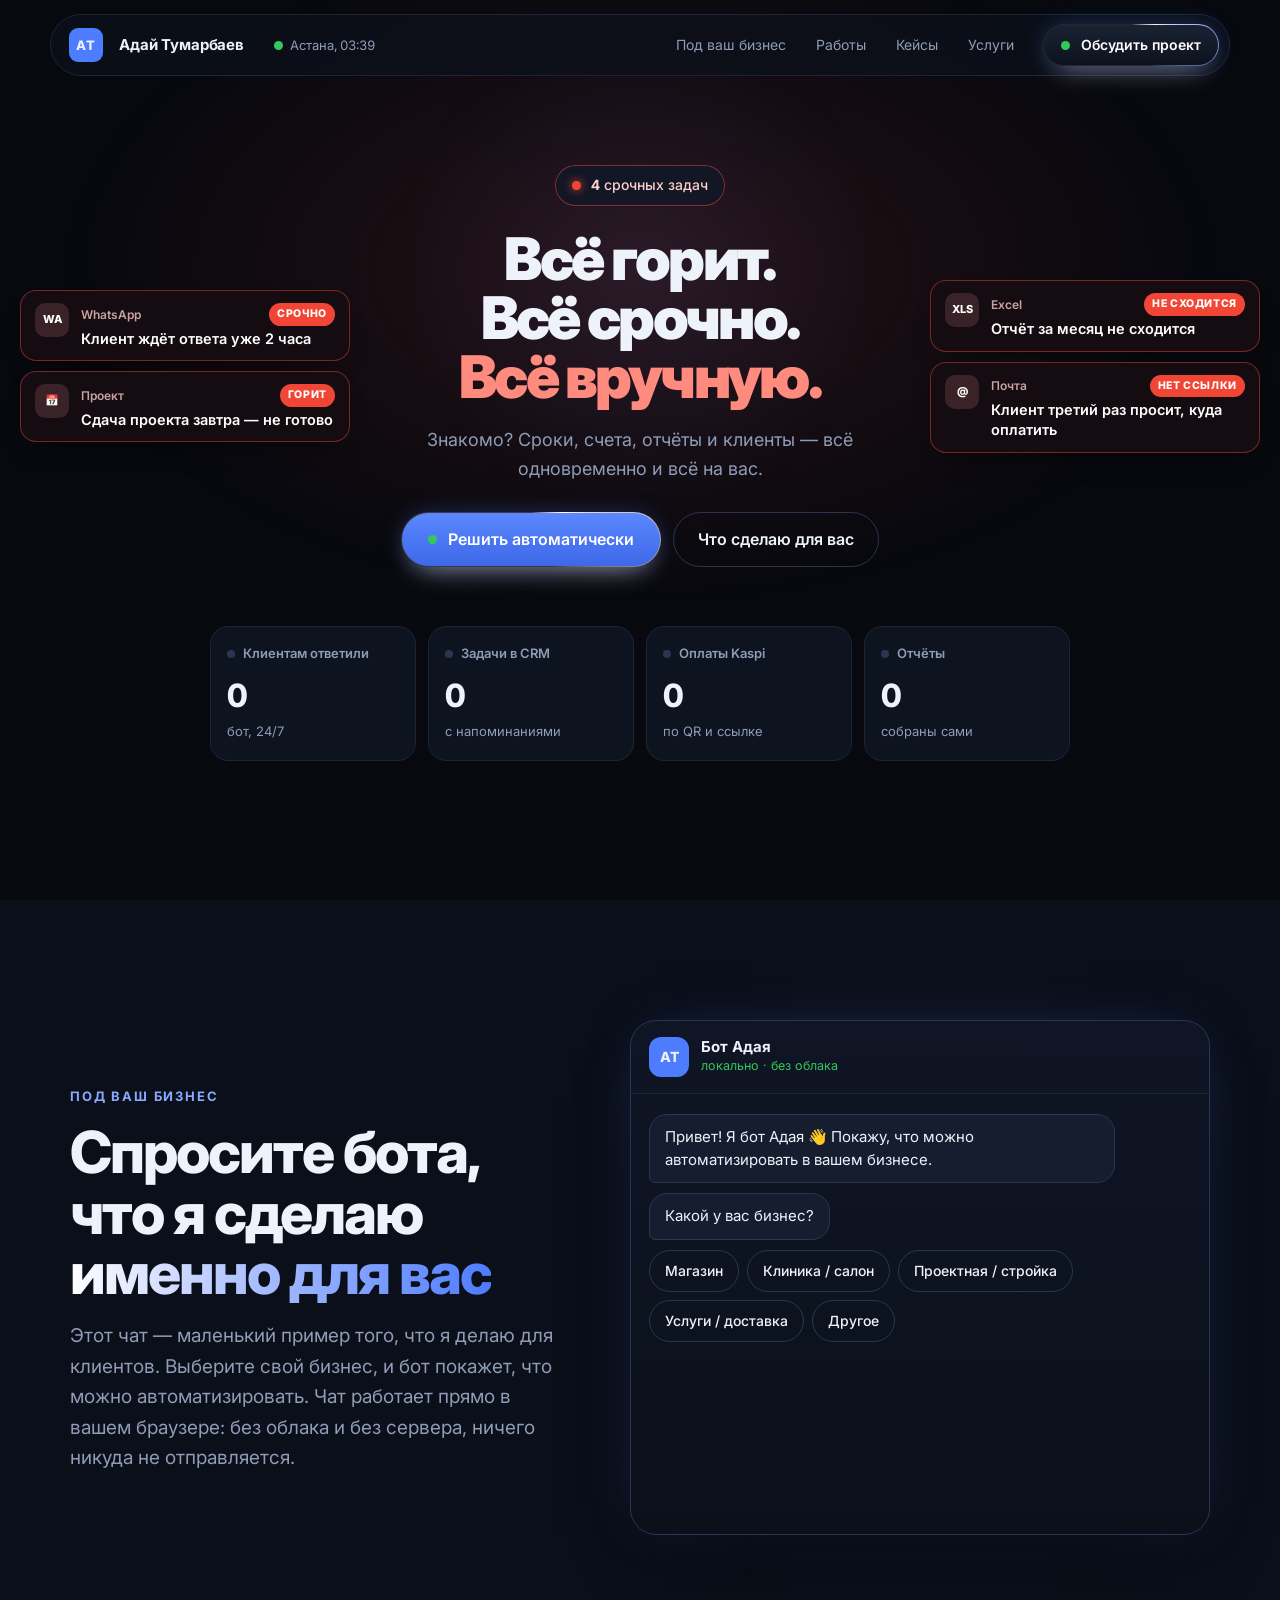
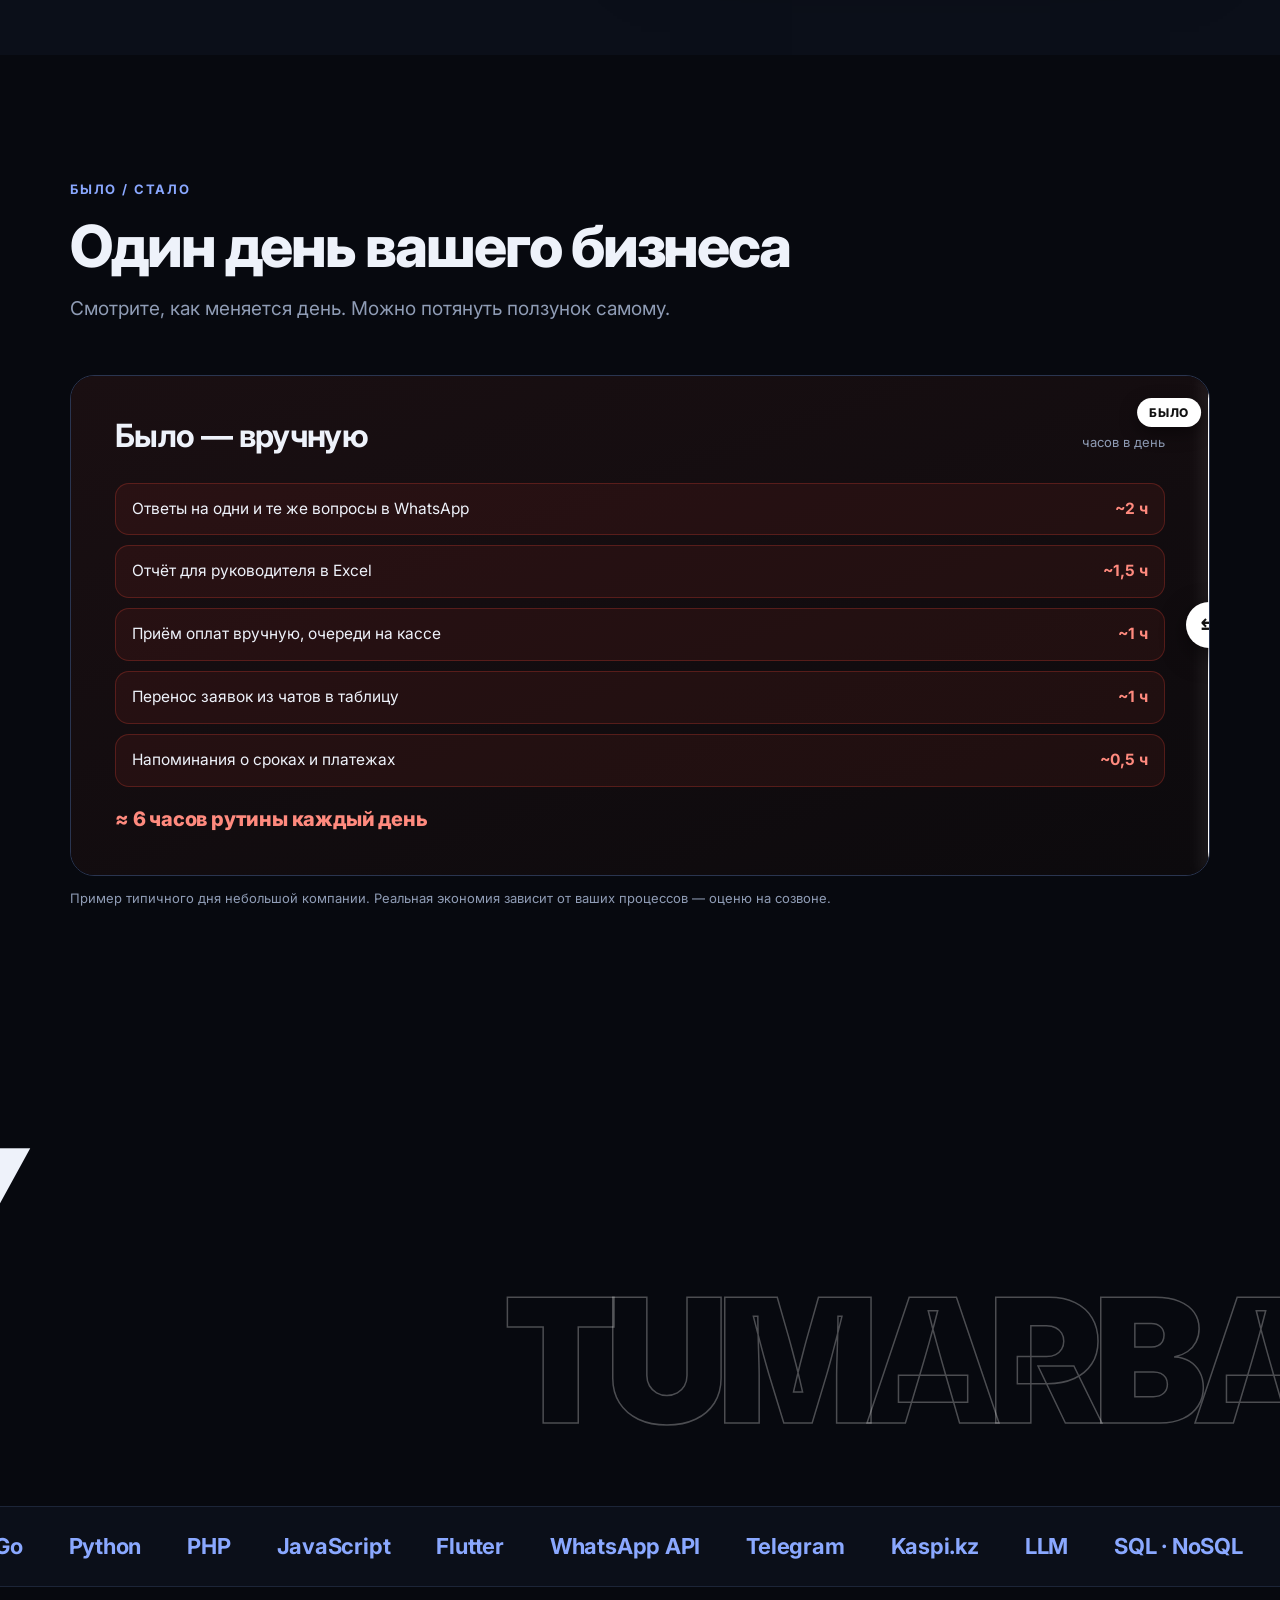
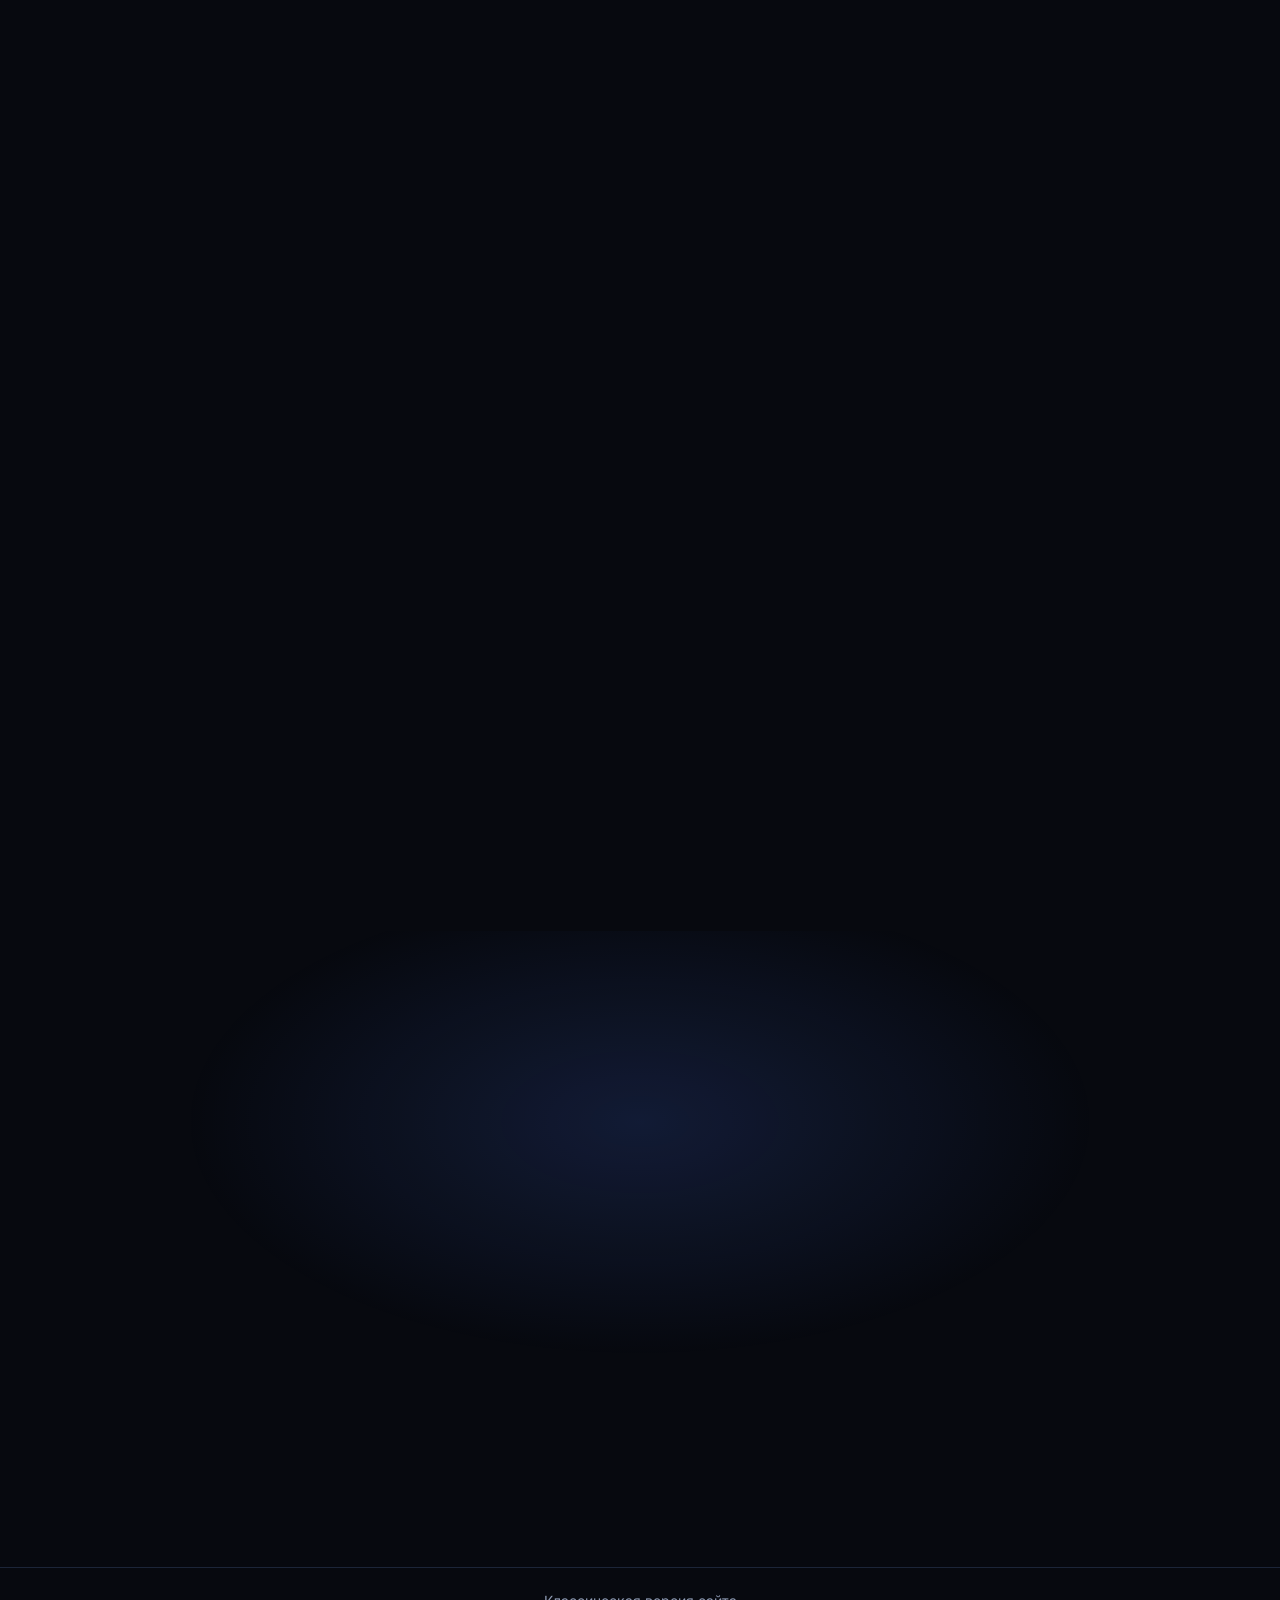
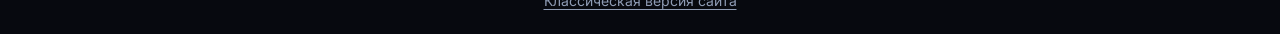
<file: index.html>
<!doctype html>
<html lang="ru">
<head>
<meta charset="utf-8">
<meta name="viewport" content="width=device-width, initial-scale=1">
<link rel="icon" href="favicon.svg" type="image/svg+xml">
<link rel="icon" href="favicon-32.png" type="image/png" sizes="32x32">
<link rel="apple-touch-icon" href="apple-touch-icon.png">
<title>Разработка сайтов, приложений и чат-ботов в Астане — Адай Тумарбаев</title>
<meta name="description" content="Разработка сайтов, мобильных приложений, чат-ботов WhatsApp и Telegram в Астане и по Казахстану. Автоматизация бизнеса, ИИ, оплата Kaspi.kz. Под ключ.">
<meta name="robots" content="index, follow">
<meta name="author" content="Адай Тумарбаев">
<link rel="canonical" href="https://tumarbayev.vercel.app/">
<meta property="og:type" content="website">
<meta property="og:locale" content="ru_RU">
<meta property="og:site_name" content="Адай Тумарбаев">
<meta property="og:url" content="https://tumarbayev.vercel.app/">
<meta property="og:title" content="Сайты, приложения и автоматизация для бизнеса — Адай Тумарбаев">
<meta property="og:description" content="Сайты, мобильные приложения, чат-боты WhatsApp и Telegram, ИИ и оплата Kaspi.kz. Астана и весь Казахстан.">
<meta property="og:image" content="https://tumarbayev.vercel.app/og-image.png">
<meta property="og:image:width" content="1200">
<meta property="og:image:height" content="630">
<meta name="twitter:card" content="summary_large_image">
<meta name="twitter:title" content="Сайты, приложения и автоматизация для бизнеса — Адай Тумарбаев">
<meta name="twitter:description" content="Сайты, мобильные приложения, чат-боты WhatsApp и Telegram, ИИ и оплата Kaspi.kz. Астана и весь Казахстан.">
<meta name="twitter:image" content="https://tumarbayev.vercel.app/og-image.png">
<meta name="theme-color" content="#07090f">
<script type="application/ld+json">
{
 "@context": "https://schema.org",
 "@graph": [
  {
   "@type": "Person",
   "@id": "https://tumarbayev.vercel.app/#person",
   "name": "Адай Тумарбаев",
   "alternateName": "Aday Tumarbayev",
   "jobTitle": "Full-stack разработчик",
   "url": "https://tumarbayev.vercel.app/",
   "email": "mailto:adaytumarbayev@gmail.com",
   "telephone": "+77716023447",
   "address": {
    "@type": "PostalAddress",
    "addressLocality": "Астана",
    "addressCountry": "KZ"
   },
   "alumniOf": {
    "@type": "CollegeOrUniversity",
    "name": "Astana IT University"
   },
   "knowsAbout": [
    "Разработка сайтов",
    "Мобильные приложения",
    "Чат-боты WhatsApp",
    "Telegram-боты",
    "Автоматизация бизнеса",
    "Интеграция ИИ",
    "SEO",
    "Kaspi.kz"
   ],
   "sameAs": [
    "https://t.me/aday_space",
    "https://github.com/hanikon"
   ]
  },
  {
   "@type": "ProfessionalService",
   "@id": "https://tumarbayev.vercel.app/#service",
   "name": "Адай Тумарбаев — разработка сайтов, приложений и автоматизация",
   "url": "https://tumarbayev.vercel.app/",
   "image": "https://tumarbayev.vercel.app/og-image.png",
   "logo": "https://tumarbayev.vercel.app/apple-touch-icon.png",
   "telephone": "+77716023447",
   "email": "adaytumarbayev@gmail.com",
   "address": {
    "@type": "PostalAddress",
    "addressLocality": "Астана",
    "addressCountry": "KZ"
   },
   "areaServed": [
    {
     "@type": "Country",
     "name": "Казахстан"
    },
    {
     "@type": "Place",
     "name": "СНГ"
    }
   ],
   "founder": {
    "@id": "https://tumarbayev.vercel.app/#person"
   },
   "description": "Разработка сайтов и интернет-магазинов, мобильных приложений для Android и iOS, чат-ботов WhatsApp и Telegram, автоматизация бизнеса, интеграция ИИ и оплаты Kaspi.kz.",
   "hasOfferCatalog": {
    "@type": "OfferCatalog",
    "name": "Услуги",
    "itemListElement": [
     {
      "@type": "Offer",
      "itemOffered": {
       "@type": "Service",
       "name": "Разработка сайтов и веб-систем"
      }
     },
     {
      "@type": "Offer",
      "itemOffered": {
       "@type": "Service",
       "name": "Разработка мобильных приложений для Android и iOS"
      }
     },
     {
      "@type": "Offer",
      "itemOffered": {
       "@type": "Service",
       "name": "Чат-боты для WhatsApp и Telegram"
      }
     },
     {
      "@type": "Offer",
      "itemOffered": {
       "@type": "Service",
       "name": "Автоматизация бизнес-процессов"
      }
     },
     {
      "@type": "Offer",
      "itemOffered": {
       "@type": "Service",
       "name": "Интеграция ИИ и локальные ИИ-модели"
      }
     },
     {
      "@type": "Offer",
      "itemOffered": {
       "@type": "Service",
       "name": "SEO-продвижение сайтов"
      }
     },
     {
      "@type": "Offer",
      "itemOffered": {
       "@type": "Service",
       "name": "Дизайн сайтов, который продаёт"
      }
     },
     {
      "@type": "Offer",
      "itemOffered": {
       "@type": "Service",
       "name": "Внедрение ИИ в команду: ChatGPT, Claude, Gemini"
      }
     }
    ]
   }
  },
  {
   "@type": "FAQPage",
   "mainEntity": [
    {
     "@type": "Question",
     "name": "Сколько стоит разработка сайта, приложения или чат-бота?",
     "acceptedAnswer": {
      "@type": "Answer",
      "text": "Зависит от задачи. Конкретную стоимость и срок называю до начала работ — не «от», а точно. Напишите задачу в WhatsApp или Telegram, оценю в течение дня."
     }
    },
    {
     "@type": "Question",
     "name": "Сколько времени занимает разработка?",
     "acceptedAnswer": {
      "@type": "Answer",
      "text": "Срок называю вместе со стоимостью до старта. По ходу работы показываю промежуточный результат, а не исчезаю на месяц."
     }
    },
    {
     "@type": "Question",
     "name": "Вы работаете только в Астане?",
     "acceptedAnswer": {
      "@type": "Answer",
      "text": "Нет. Базируюсь в Астане, работаю с клиентами по всему Казахстану и СНГ удалённо."
     }
    },
    {
     "@type": "Question",
     "name": "Можно подключить оплату через Kaspi.kz?",
     "acceptedAnswer": {
      "@type": "Answer",
      "text": "Да. Делаю интеграцию с Kaspi: QR-код для оплаты на сайте — без очередей на кассе, или ссылку на оплату, которая на телефоне сразу открывает приложение Kaspi. Подходит для интернет-магазинов и Telegram-ботов."
     }
    },
    {
     "@type": "Question",
     "name": "Вы делаете чат-ботов для WhatsApp?",
     "acceptedAnswer": {
      "@type": "Answer",
      "text": "Да, через официальный WhatsApp Business API (Meta Cloud API), без серых библиотек и риска блокировки номера. Также делаю Telegram-ботов и автоматизацию каналов."
     }
    },
    {
     "@type": "Question",
     "name": "Можно использовать ИИ, не передавая данные во внешние сервисы?",
     "acceptedAnswer": {
      "@type": "Answer",
      "text": "Да. Разворачиваю локальные ИИ-модели на серверах компании: договоры, документы и персональные данные обрабатываются внутри и никуда не уходят."
     }
    },
    {
     "@type": "Question",
     "name": "Есть ли поддержка после запуска?",
     "acceptedAnswer": {
      "@type": "Answer",
      "text": "Да. По отдельному договору остаюсь на сопровождении: доработки, новые интеграции, мониторинг и быстрая реакция на сбои."
     }
    }
   ]
  }
 ]
}
</script>
<link rel="preconnect" href="https://fonts.googleapis.com">
<link rel="preconnect" href="https://fonts.gstatic.com" crossorigin>
<link rel="preload" as="style" href="https://fonts.googleapis.com/css2?family=Inter:wght@400;500;600;700;800;900&display=swap" onload="this.onload=null;this.rel='stylesheet'">
<noscript><link rel="stylesheet" href="https://fonts.googleapis.com/css2?family=Inter:wght@400;500;600;700;800;900&display=swap"></noscript>
<style>
:root{
  color-scheme:dark;
  --bg:#07090f;
  --bg-2:#0b0f19;
  --panel:#111827;
  --panel-2:#151d2e;
  --ink:#eef2fa;
  --soft:#8f9cb5;
  --line:#1c2538;
  --line-2:#2a3550;
  --blue:#4d7cff;
  --blue-2:#8aa8ff;
  --green:#34c759;
  --wa:#25d366;
  --tg:#2aabee;
  --mail:#f5b14c;
  --kaspi:#f14635;
  --wrap:1180px;
}
*{box-sizing:border-box}
html{scroll-behavior:smooth}
body{
  margin:0;background:var(--bg);color:var(--ink);
  font-family:Inter,system-ui,-apple-system,"Segoe UI",sans-serif;
  font-size:17px;line-height:1.6;-webkit-font-smoothing:antialiased;overflow-x:hidden;
}
a{color:inherit;text-decoration:none}
h1,h2,h3,p{margin:0}
button{font:inherit;color:inherit;cursor:pointer}
.wrap{width:100%;max-width:var(--wrap);margin:0 auto;padding:0 20px}

/* cursor spotlight */
.spot{
  position:fixed;inset:0;pointer-events:none;z-index:0;
  background:radial-gradient(420px circle at var(--mx,50%) var(--my,30%),rgba(77,124,255,.10),transparent 60%);
}
main,header,footer{position:relative;z-index:1}

/* nav */
.nav{position:fixed;top:14px;left:0;right:0;z-index:60;padding:0 14px}
.nav__in{
  max-width:var(--wrap);margin:0 auto;display:flex;align-items:center;gap:16px;
  padding:9px 10px 9px 18px;border-radius:999px;
  background:rgba(13,17,28,.72);backdrop-filter:blur(14px);border:1px solid var(--line);
}
.logo{width:34px;height:34px;border-radius:9px;background:var(--blue);display:grid;place-items:center;font-weight:800;font-size:13px;letter-spacing:.04em}
.nav__name{font-weight:700;font-size:15px;letter-spacing:-.01em}
.nav__links{display:flex;gap:4px;margin-left:auto}
.nav__links a{padding:7px 13px;border-radius:999px;font-size:14px;color:var(--soft);transition:color .2s,background .2s}
.nav__links a:hover{color:var(--ink);background:rgba(255,255,255,.05)}

/* glow button */
@property --ga{syntax:"<angle>";initial-value:0deg;inherits:false}
.glow{
  display:inline-flex;align-items:center;justify-content:center;gap:11px;
  padding:14px 26px;border-radius:999px;font-weight:600;font-size:16px;white-space:nowrap;
  border:1.5px solid transparent;color:#fff;
  background:
    linear-gradient(180deg,#1a2233,#0d121d) padding-box,
    conic-gradient(from var(--ga),rgba(255,255,255,.1) 0deg,rgba(255,255,255,.95) 50deg,rgba(138,168,255,.9) 85deg,rgba(255,255,255,.1) 140deg,rgba(255,255,255,.1) 360deg) border-box;
  box-shadow:0 14px 28px -14px rgba(255,255,255,.55),0 0 26px -6px rgba(77,124,255,.45);
  animation:spin 3.2s linear infinite;transition:transform .2s,box-shadow .2s;
}
.glow:hover{transform:translateY(-2px);box-shadow:0 18px 32px -14px rgba(255,255,255,.7),0 0 36px -4px rgba(77,124,255,.65)}
.glow--sm{padding:9px 17px;font-size:14px}
.glow--blue{background:linear-gradient(180deg,#5b87ff,#3d68e8) padding-box,conic-gradient(from var(--ga),rgba(255,255,255,.2) 0deg,#fff 50deg,rgba(255,255,255,.2) 140deg,rgba(255,255,255,.2) 360deg) border-box}
@keyframes spin{to{--ga:360deg}}
.live{flex:none;width:9px;height:9px;border-radius:50%;background:var(--green);animation:live 2s ease-out infinite}
@keyframes live{
  0%{box-shadow:0 0 0 0 rgba(52,199,89,.55),0 0 8px 1px rgba(52,199,89,.9)}
  70%{box-shadow:0 0 0 9px rgba(52,199,89,0),0 0 8px 1px rgba(52,199,89,.9)}
  100%{box-shadow:0 0 0 0 rgba(52,199,89,0),0 0 8px 1px rgba(52,199,89,.9)}
}

/* ===== 1. HERO: problems -> solved ===== */
.hero{position:relative;min-height:100svh;display:flex;flex-direction:column;justify-content:center;padding:104px 0 56px;overflow:hidden}
.hero::before{
  content:"";position:absolute;inset:0;pointer-events:none;transition:background 1.2s ease;
  background:radial-gradient(900px 520px at 50% 30%,rgba(241,70,53,.13),transparent 65%);
}
.is-order.hero::before{background:radial-gradient(900px 520px at 50% 30%,rgba(77,124,255,.16),transparent 65%)}
.hero__grid{position:relative;z-index:2;display:grid;grid-template-columns:minmax(0,330px) minmax(0,1fr) minmax(0,330px);gap:28px;align-items:center;max-width:1320px;margin:0 auto;padding:0 20px;width:100%}
.feed{display:flex;flex-direction:column;gap:10px;min-height:440px;justify-content:center}
.note{
  display:flex;gap:12px;align-items:flex-start;padding:12px 14px;border-radius:16px;
  background:rgba(22,14,18,.92);border:1px solid rgba(241,70,53,.45);
  box-shadow:0 0 0 0 rgba(241,70,53,.0),0 14px 30px -18px rgba(0,0,0,.8);
  animation:noteIn .5s cubic-bezier(.2,.9,.2,1) both, urgent 1.6s ease-in-out .5s infinite;
  transition:background .5s,border-color .5s,box-shadow .5s,opacity .5s,transform .5s;
}
.note__ic{flex:none;width:34px;height:34px;border-radius:10px;display:grid;place-items:center;font-size:11px;font-weight:800;color:#fff;background:#3a2328}
.note__b{min-width:0;flex:1}
.note__top{display:flex;align-items:center;gap:8px;justify-content:space-between}
.note__src{font-size:12px;color:#c9a3a3;font-weight:600}
.note__tag{font-size:10.5px;font-weight:800;letter-spacing:.06em;text-transform:uppercase;padding:3px 8px;border-radius:999px;background:var(--kaspi);color:#fff;white-space:nowrap;animation:blink 1s steps(2,start) infinite}
.note__t{font-size:14.5px;font-weight:600;line-height:1.35;margin-top:3px;color:#fff}
@keyframes noteIn{from{opacity:0;transform:translateY(14px) scale(.96);filter:blur(4px)}to{opacity:1;transform:none;filter:none}}
@keyframes urgent{0%,100%{box-shadow:0 0 0 0 rgba(241,70,53,0),0 14px 30px -18px rgba(0,0,0,.8)}50%{box-shadow:0 0 22px 2px rgba(241,70,53,.35),0 14px 30px -18px rgba(0,0,0,.8)}}
@keyframes blink{to{opacity:.35}}
.note.ok{background:rgba(10,26,18,.92);border-color:rgba(52,199,89,.5);animation:none;box-shadow:0 0 24px -6px rgba(52,199,89,.45)}
.note.ok .note__tag{background:var(--green);color:#04210d;animation:none}
.note.ok .note__src{color:#9fd9b2}
.note.ok .note__ic{background:#163a24}
.note.flip{animation:flip .55s ease}
@keyframes flip{40%{transform:rotateX(70deg) scale(.98)}}

.hero__copy{position:relative;text-align:center}
.badges{display:flex;gap:10px;justify-content:center;flex-wrap:wrap;margin-bottom:24px}
.badge{display:inline-flex;align-items:center;gap:10px;padding:8px 16px;border-radius:999px;background:rgba(17,24,39,.85);border:1px solid var(--line-2);font-size:14px;font-weight:500}
.badge--alarm{border-color:rgba(241,70,53,.5);color:#ffd0cb;transition:border-color .5s,color .5s}
.badge--alarm b{font-variant-numeric:tabular-nums}
.is-order .badge--alarm{border-color:rgba(52,199,89,.5);color:#c6f3d3}
.bell{width:9px;height:9px;border-radius:50%;background:var(--kaspi);box-shadow:0 0 10px var(--kaspi);animation:blink .8s steps(2,start) infinite}
.is-order .bell{background:var(--green);box-shadow:0 0 10px var(--green);animation:none}
.hero__title{position:relative;display:grid;place-items:center;font-size:clamp(34px,4.6vw,68px);font-weight:900;line-height:1;letter-spacing:-.045em;min-height:3em}
.hero__title > span{grid-area:1/1;display:block;text-align:center;transition:opacity .7s ease,filter .7s ease,transform .7s ease}
.hero__title .t-order{opacity:0;filter:blur(12px);transform:translateY(20px)}
.is-order .hero__title .t-chaos{opacity:0;filter:blur(12px);transform:translateY(-20px)}
.is-order .hero__title .t-order{opacity:1;filter:none;transform:none}
.grad{background:linear-gradient(90deg,#fff,#a8bdff 45%,#4d7cff);-webkit-background-clip:text;background-clip:text;color:transparent}
.hot{color:#ff8a7e}
.hero__sub{max-width:520px;margin:20px auto 0;color:var(--soft);font-size:18px;min-height:3.3em}
.hero__cta{margin-top:26px;display:flex;gap:12px;justify-content:center;flex-wrap:wrap}
.ghost{padding:14px 24px;border-radius:999px;border:1px solid var(--line-2);font-weight:600;font-size:16px;color:var(--ink);background:transparent;transition:background .2s,border-color .2s}
.ghost:hover{background:rgba(255,255,255,.05);border-color:var(--blue)}
.glow--fix{animation:spin 3.2s linear infinite, nudge 2.4s ease-in-out 3s infinite}
@keyframes nudge{0%,100%{scale:1}50%{scale:1.05}}
.is-order .glow--fix{animation:spin 3.2s linear infinite}

.board{position:relative;z-index:2;margin:40px auto 0;max-width:900px;width:100%;display:grid;grid-template-columns:repeat(4,1fr);gap:12px;padding:0 20px}
.col{background:rgba(17,24,39,.75);border:1px solid var(--line);border-radius:18px;padding:16px 16px 18px;transition:border-color .5s,box-shadow .5s,background .5s;min-width:0}
.col__h{display:flex;align-items:center;gap:8px;font-size:13px;color:var(--soft);font-weight:600}
.col__h i{width:8px;height:8px;border-radius:50%;background:var(--line-2);transition:background .4s,box-shadow .4s}
.col__n{font-size:32px;font-weight:800;letter-spacing:-.03em;margin-top:6px;font-variant-numeric:tabular-nums}
.col__s{font-size:13px;color:var(--soft)}
.is-order .col{border-color:rgba(77,124,255,.35);background:rgba(21,29,46,.9);box-shadow:0 0 40px -14px rgba(77,124,255,.5)}
.is-order .col__h i{background:var(--green);box-shadow:0 0 8px var(--green)}
.col.pulse{animation:pulse .5s ease}
@keyframes pulse{50%{transform:scale(1.04)}}
.replay{display:block;margin:16px auto 0;background:none;border:0;color:var(--soft);font-size:14px;text-decoration:underline;text-underline-offset:3px;opacity:0;transition:opacity .4s;position:relative;z-index:2}
.is-order .replay{opacity:1}

/* nav clock */
.clock{font-size:13px;color:var(--soft);display:flex;align-items:center;gap:7px;margin-left:14px;white-space:nowrap;font-variant-numeric:tabular-nums}

/* word reveal */
.wr .w{display:inline-block;opacity:0;transform:translateY(.5em) rotate(2deg);filter:blur(6px);transition:opacity .7s ease,transform .7s cubic-bezier(.2,.8,.2,1),filter .7s ease;transition-delay:calc(var(--i) * 60ms)}
.wr.in .w{opacity:1;transform:none;filter:none}

/* before / after */
.ba{position:relative;margin-top:50px;border-radius:24px;overflow:hidden;border:1px solid var(--line-2);user-select:none;touch-action:pan-y}
.ba__pane{padding:34px clamp(20px,4vw,44px) 40px;min-height:420px}
.ba__pane--before{background:linear-gradient(160deg,#1a0f12,#0c0a0d)}
.ba__pane--after{position:absolute;inset:0;background:linear-gradient(160deg,#0c1a2e,#08111f);clip-path:inset(0 0 0 var(--pos,50%))}
.ba__h{display:flex;align-items:baseline;justify-content:space-between;gap:16px;margin-bottom:22px}
.ba__h b{font-size:clamp(22px,2.6vw,32px);letter-spacing:-.02em}
.ba__h span{font-size:13px;color:var(--soft)}
.ba__list{display:grid;gap:10px}
.ba__pane--after .ba__list{margin-left:auto}
.ba__row{display:flex;justify-content:space-between;gap:14px;padding:13px 16px;border-radius:14px;font-size:15.5px}
.ba__pane--before .ba__row{background:rgba(241,70,53,.08);border:1px solid rgba(241,70,53,.25)}
.ba__pane--after .ba__row{background:rgba(52,199,89,.07);border:1px solid rgba(52,199,89,.25)}
.ba__row i{font-style:normal;font-weight:700;white-space:nowrap}
.ba__pane--before .ba__row i{color:#ff8a7e}
.ba__pane--after .ba__row i{color:#7be39b}
.ba__total{margin-top:16px;font-size:20px;font-weight:800;letter-spacing:-.01em}
.ba__pane--after .ba__total{margin-left:auto}
.ba__pane--after .ba__total{text-align:right}
.ba__handle{position:absolute;top:0;bottom:0;left:var(--pos,50%);width:2px;background:#fff;transform:translateX(-1px);pointer-events:none;box-shadow:0 0 18px rgba(255,255,255,.6)}
.ba__handle::after{content:"⇆";position:absolute;top:50%;left:50%;transform:translate(-50%,-50%);width:46px;height:46px;border-radius:50%;background:#fff;color:#111;display:grid;place-items:center;font-size:20px;font-weight:700;box-shadow:0 8px 24px rgba(0,0,0,.5)}
.ba__label{position:absolute;top:22px;left:50%;transform:translateX(-50%);padding:5px 12px;border-radius:999px;background:#fff;color:#111;font-size:12px;font-weight:800;letter-spacing:.06em;text-transform:uppercase;white-space:nowrap;box-shadow:0 6px 18px rgba(0,0,0,.45)}
.ba.is-manual .ba__handle::after{background:var(--blue);color:#fff}
.ba input{position:absolute;inset:0;width:100%;height:100%;opacity:0;cursor:ew-resize;margin:0}
.ba__note{margin-top:12px;font-size:13px;color:var(--soft)}

/* ===== sections ===== */
.sec{padding:120px 0;position:relative;content-visibility:auto;contain-intrinsic-size:auto 900px}
.sec--alt{background:var(--bg-2)}
.eyebrow{display:inline-block;font-size:13px;font-weight:700;letter-spacing:.14em;text-transform:uppercase;color:var(--blue-2);margin-bottom:16px}
.h2{font-size:clamp(32px,4.6vw,58px);font-weight:800;letter-spacing:-.035em;line-height:1.04}
.lead{color:var(--soft);font-size:19px;max-width:620px;margin-top:18px}

/* reveal */
.rv{opacity:0;transform:translateY(34px);transition:opacity .9s ease,transform .9s cubic-bezier(.2,.7,.2,1)}
.rv.in{opacity:1;transform:none}
.rv-d1{transition-delay:.1s}.rv-d2{transition-delay:.2s}.rv-d3{transition-delay:.3s}

/* ===== 2. CHAT ===== */
.chat-wrap{display:grid;grid-template-columns:1fr 1.15fr;gap:56px;align-items:center}
.chat{
  background:linear-gradient(180deg,#0f1524,#0b101b);border:1px solid var(--line-2);border-radius:26px;
  overflow:hidden;box-shadow:0 40px 80px -40px rgba(0,0,0,.8),0 0 60px -30px rgba(77,124,255,.5);
}
.chat__top{display:flex;align-items:center;gap:12px;padding:16px 18px;border-bottom:1px solid var(--line)}
.chat__ava{width:40px;height:40px;border-radius:12px;background:var(--blue);display:grid;place-items:center;font-weight:800;font-size:14px}
.chat__name{font-weight:700;font-size:15px;line-height:1.2}
.chat__st{font-size:12.5px;color:var(--green)}
.chat__body{height:440px;overflow-y:auto;padding:20px 18px;display:flex;flex-direction:column;gap:10px;scroll-behavior:smooth}
.b{max-width:86%;padding:11px 15px;border-radius:18px;font-size:15px;line-height:1.5;animation:pop .35s cubic-bezier(.2,.8,.2,1)}
.b--bot{align-self:flex-start;background:var(--panel-2);border:1px solid var(--line-2);border-bottom-left-radius:6px}
.b--me{align-self:flex-end;background:var(--blue);color:#fff;border-bottom-right-radius:6px}
.b ul{margin:8px 0 0;padding-left:18px}
.b li{margin:3px 0}
.b a.inl{color:var(--blue-2);text-decoration:underline;text-underline-offset:3px}
@keyframes pop{from{opacity:0;transform:translateY(8px) scale(.97)}to{opacity:1;transform:none}}
.typing{align-self:flex-start;display:flex;gap:5px;padding:14px 16px;background:var(--panel-2);border:1px solid var(--line-2);border-radius:18px;border-bottom-left-radius:6px}
.typing i{width:7px;height:7px;border-radius:50%;background:var(--soft);animation:dot 1s infinite}
.typing i:nth-child(2){animation-delay:.15s}.typing i:nth-child(3){animation-delay:.3s}
@keyframes dot{0%,60%,100%{opacity:.3;transform:none}30%{opacity:1;transform:translateY(-4px)}}
.opts{display:flex;flex-wrap:wrap;gap:8px;align-self:flex-start;animation:pop .35s ease}
.opt{padding:9px 15px;border-radius:999px;border:1px solid var(--line-2);background:transparent;font-size:14px;font-weight:500;transition:background .2s,border-color .2s}
.opt:hover{background:rgba(77,124,255,.14);border-color:var(--blue)}
.opt--cta{background:var(--wa);border-color:var(--wa);color:#06210f;font-weight:700}
.opt--cta:hover{background:#3be07a;border-color:#3be07a}
.opt--tg{background:var(--tg);border-color:var(--tg);color:#03182a;font-weight:700}
.opt--tg:hover{background:#4dbbf2;border-color:#4dbbf2}
.glow--fix.is-cta{animation:spin 3.2s linear infinite, nudge 2.4s ease-in-out infinite}

/* ===== 3. KINETIC ===== */
.big{
  font-size:clamp(56px,13.5vw,210px);font-weight:900;letter-spacing:-.06em;line-height:.86;
  text-transform:uppercase;white-space:nowrap;
}
.big span{display:inline-block;will-change:transform}
.big--out{color:transparent;-webkit-text-stroke:1.5px rgba(255,255,255,.28)}
.kin{overflow:hidden;padding:110px 0 70px}
.kin__row{display:block}

.marquee{border-block:1px solid var(--line);overflow:hidden;padding:22px 0;background:var(--bg-2)}
.marquee__track{display:flex;gap:46px;width:max-content;will-change:transform;transform:translate3d(0,0,0)}
.marquee span{font-size:22px;font-weight:700;color:var(--soft);white-space:nowrap;letter-spacing:-.01em}
.marquee span b{color:var(--blue-2);margin-right:46px;font-weight:700}

.stats{display:grid;grid-template-columns:repeat(4,1fr);gap:1px;background:var(--line);border:1px solid var(--line);border-radius:22px;overflow:hidden;margin-top:56px}
.stat{background:var(--bg);padding:34px 26px}
.stat b{display:block;font-size:clamp(40px,5vw,64px);font-weight:800;letter-spacing:-.04em;line-height:1;font-variant-numeric:tabular-nums}
.stat span{display:block;color:var(--soft);font-size:15px;margin-top:12px}

/* projects */
.projs{display:grid;grid-template-columns:repeat(6,1fr);gap:18px;margin-top:56px}
.p{
  grid-column:span 3;position:relative;border-radius:24px;overflow:hidden;min-height:340px;
  padding:30px;display:flex;flex-direction:column;justify-content:flex-end;
  border:1px solid var(--line-2);transform-style:preserve-3d;transition:transform .25s ease,box-shadow .3s ease;
}
.p--wide{grid-column:span 6;min-height:300px}
.p--third{grid-column:span 2}
.p::before{content:"";position:absolute;inset:0;z-index:0}
.p::after{
  content:"";position:absolute;inset:0;z-index:0;opacity:0;transition:opacity .3s;
  background:radial-gradient(360px circle at var(--px,50%) var(--py,50%),rgba(255,255,255,.14),transparent 60%);
}
.p:hover::after{opacity:1}
.p:hover{box-shadow:0 30px 60px -30px rgba(0,0,0,.9)}
.p > *{position:relative;z-index:1}
.p__big{position:absolute !important;top:22px;right:26px;font-size:clamp(60px,8vw,110px);font-weight:900;letter-spacing:-.05em;line-height:1;opacity:.95}
.p h3{font-size:24px;font-weight:700;letter-spacing:-.02em;line-height:1.2}
.p p{color:rgba(238,242,250,.78);font-size:15.5px;margin-top:8px;max-width:520px}
.p__tags{display:flex;gap:6px;flex-wrap:wrap;margin-top:16px}
.p__tags span{font-size:12.5px;padding:5px 11px;border-radius:999px;border:1px solid rgba(255,255,255,.28);color:rgba(255,255,255,.9)}
.g1::before{background:radial-gradient(120% 120% at 100% 0%,#3f7bff 0%,#1a3399 40%,#0a1233 100%)}
.g2::before{background:radial-gradient(120% 120% at 100% 0%,#22d07d 0%,#0e7f4b 42%,#05301c 100%)}
.g3::before{background:linear-gradient(160deg,#121212,#000 60%);}
.g3 .p__big{color:var(--wa)}
.g4::before{background:radial-gradient(120% 120% at 0% 0%,#8b5cf6 0%,#4c1d95 45%,#160a33 100%)}
.g5::before{background:linear-gradient(180deg,#ffb020 0%,#f26a10 55%,#8f2c04 100%)}
.g5::after{background:radial-gradient(360px circle at var(--px,50%) var(--py,50%),rgba(255,255,255,.22),transparent 60%)}

/* services rows */
.svcs{margin-top:50px;border-top:1px solid var(--line)}
.svc{
  display:grid;grid-template-columns:80px 1fr 1.2fr;gap:24px;align-items:baseline;
  padding:28px 0;border-bottom:1px solid var(--line);transition:padding .35s ease,background .35s ease;
}
.svc:hover{padding-left:16px;background:linear-gradient(90deg,rgba(77,124,255,.08),transparent 70%)}
.svc__n{font-size:14px;font-weight:700;color:var(--blue-2);letter-spacing:.1em}
.svc h3{font-size:clamp(22px,2.6vw,32px);font-weight:700;letter-spacing:-.025em;line-height:1.15}
.svc p{color:var(--soft);font-size:16px}

/* cases */
.cases{display:grid;grid-template-columns:repeat(2,1fr);gap:18px;margin-top:50px}
.case{background:var(--panel);border:1px solid var(--line);border-radius:24px;padding:30px;display:flex;flex-direction:column;gap:16px;transition:border-color .25s,transform .25s}
.case:hover{border-color:var(--line-2);transform:translateY(-3px)}
.case__tag{align-self:flex-start;font-size:12.5px;font-weight:700;letter-spacing:.08em;text-transform:uppercase;color:var(--blue-2);padding:5px 11px;border-radius:999px;background:rgba(77,124,255,.12)}
.case h3{font-size:24px;font-weight:700;letter-spacing:-.02em;line-height:1.2}
.case dl{display:grid;gap:12px;margin:0}
.case dt{font-size:12.5px;font-weight:700;letter-spacing:.1em;text-transform:uppercase;color:var(--soft)}
.case dd{margin:3px 0 0;font-size:15.5px;color:rgba(238,242,250,.86)}
.case dd.win{color:var(--green);font-weight:600}
.case__cta{margin-top:auto;align-self:flex-start;padding:12px 20px;border-radius:999px;background:var(--wa);color:#04130a;font-weight:700;font-size:15px;transition:filter .2s}
.case__cta:hover{filter:brightness(1.08)}
.cases__note{color:var(--soft);font-size:15px;margin-top:22px}

/* pledge */
.pledge{display:grid;grid-template-columns:repeat(3,1fr);gap:18px;margin-top:50px}
.pl{background:var(--panel);border:1px solid var(--line);border-radius:22px;padding:28px}
.pl b{display:block;font-size:20px;margin-bottom:8px;letter-spacing:-.01em}
.pl p{color:var(--soft);font-size:15.5px}

/* faq */
.qas{display:grid;gap:12px;margin-top:40px;max-width:900px}
.qa{background:var(--panel);border:1px solid var(--line);border-radius:18px;transition:border-color .25s}
.qa[open]{border-color:var(--line-2)}
.qa summary{list-style:none;cursor:pointer;padding:20px 58px 20px 22px;position:relative;font-weight:600;font-size:17px}
.qa summary::-webkit-details-marker{display:none}
.qa summary::after{content:"+";position:absolute;right:22px;top:50%;transform:translateY(-50%);font-size:24px;font-weight:400;color:var(--blue-2);transition:transform .25s}
.qa[open] summary::after{transform:translateY(-50%) rotate(45deg)}
.qa p{padding:0 22px 20px;color:var(--soft);font-size:16px}

/* contact */
.contact{text-align:center;padding:140px 0 120px;position:relative;overflow:hidden}
.contact::before{content:"";position:absolute;inset:0;background:radial-gradient(700px 360px at 50% 30%,rgba(77,124,255,.16),transparent 65%)}
.contact > *{position:relative}
.contact .big{font-size:clamp(44px,10vw,150px)}
.contact__btns{display:flex;gap:12px;justify-content:center;flex-wrap:wrap;margin-top:40px}
.contact__meta{margin-top:26px;color:var(--soft);font-size:15px}
.contact__meta a{color:var(--blue-2)}
.foot{border-top:1px solid var(--line);padding:22px 0;text-align:center;font-size:14px;color:var(--soft)}
.foot a{color:var(--soft);text-decoration:underline;text-underline-offset:3px}

@media (max-width:1100px){
  .hero__grid{grid-template-columns:1fr;max-width:620px}
  .feed{min-height:0}
  .feed--l{order:2}
  .feed--r{display:none}
}
@media (max-width:900px){
  .cases{grid-template-columns:1fr}
  .case{padding:24px}
  .nav__links{display:none}
  .clock{display:none}
  .board{grid-template-columns:repeat(2,1fr)}
  .ba__pane{min-height:470px}
  .chat-wrap{grid-template-columns:1fr;gap:34px}
  .stats{grid-template-columns:repeat(2,1fr)}
  .p,.p--third{grid-column:span 6}
  .svc{grid-template-columns:1fr;gap:6px}
  .pledge{grid-template-columns:1fr}
  .sec{padding:84px 0}
}
@media (max-width:640px){
  .ba__pane{min-height:560px}
}
@media (max-width:520px){
  .nav__name{display:none}
  .nav .glow{margin-left:auto}
  .hero{padding-top:96px}
  .hero__sub{font-size:16.5px}
  .note__t{font-size:13.5px}
  .ba__row{font-size:14px;padding:11px 12px}
  .ba__list,.ba__total{max-width:none}
  .chat__body{height:400px}
  .stat{padding:24px 18px}
  .p{padding:24px;min-height:300px}
  .p__big{position:static !important;display:block;font-size:64px;margin-bottom:auto;padding-bottom:18px}
  .contact__btns .glow{width:100%}
  .hero__cta .glow{max-width:100%;white-space:normal;text-align:center}
}
@media (prefers-reduced-motion:reduce){
  html{scroll-behavior:auto}
  .glow,.live,.note,.note__tag,.bell{animation:none !important}
  .wr .w{opacity:1;transform:none;filter:none}
  .rv{opacity:1;transform:none;transition:none}
}
</style>
</head>
<body data-contact="main">
<div class="spot" aria-hidden="true"></div>

<header class="nav">
  <div class="nav__in">
    <a class="logo" href="#top" aria-label="Наверх">АТ</a>
    <span class="nav__name">Адай Тумарбаев</span>
    <span class="clock"><i class="live" aria-hidden="true"></i><span id="clock">Астана</span></span>
    <nav class="nav__links">
      <a href="#chat">Под ваш бизнес</a>
      <a href="#work">Работы</a>
      <a href="#cases">Кейсы</a>
      <a href="#services">Услуги</a>
    </nav>
    <a class="glow glow--sm" href="#contact"><i class="live" aria-hidden="true"></i>Обсудить проект</a>
  </div>
</header>

<main id="top">

  <!-- 1. PROBLEMS -> SOLVED -->
  <section class="hero" id="hero">
    <div class="hero__grid">
      <div class="feed feed--l" id="feedL" aria-live="polite"></div>

      <div class="hero__copy">
        <div class="badges">
          <span class="badge badge--alarm"><i class="bell" aria-hidden="true"></i><span><b id="unread">0</b> <span id="unreadTxt">срочных задач</span></span></span>
        </div>
        <h1 class="hero__title">
          <span class="t-chaos">Всё горит.<br>Всё срочно.<br><span class="hot">Всё вручную.</span></span>
          <span class="t-order"><span class="grad">Всё работает<br>само.</span></span>
        </h1>
        <p class="hero__sub" id="heroSub">Знакомо? Сроки, счета, отчёты и клиенты — всё одновременно и всё на вас.</p>
        <div class="hero__cta">
          <button class="glow glow--blue glow--fix" id="fix" type="button" data-mag><i class="live" aria-hidden="true"></i>Решить автоматически</button>
          <a class="ghost" href="#chat">Что сделаю для вас</a>
        </div>
      </div>

      <div class="feed feed--r" id="feedR" aria-live="polite"></div>
    </div>

    <div class="board" id="board">
      <div class="col" data-k="bot"><div class="col__h"><i></i>Клиентам ответили</div><div class="col__n" data-n>0</div><div class="col__s">бот, 24/7</div></div>
      <div class="col" data-k="crm"><div class="col__h"><i></i>Задачи в CRM</div><div class="col__n" data-n>0</div><div class="col__s">с напоминаниями</div></div>
      <div class="col" data-k="pay"><div class="col__h"><i></i>Оплаты Kaspi</div><div class="col__n" data-n>0</div><div class="col__s">по QR и ссылке</div></div>
      <div class="col" data-k="rep"><div class="col__h"><i></i>Отчёты</div><div class="col__n" data-n>0</div><div class="col__s">собраны сами</div></div>
    </div>
    <button class="replay" id="replay" type="button">Посмотреть ещё раз</button>
  </section>

  <!-- 2. CHAT -->
  <section class="sec sec--alt" id="chat">
    <div class="wrap chat-wrap">
      <div class="rv">
        <span class="eyebrow">Под ваш бизнес</span>
        <h2 class="h2 wr">Спросите бота,<br>что я сделаю<br><span class="grad">именно для вас</span></h2>
        <p class="lead">Этот чат — маленький пример того, что я делаю для клиентов. Выберите свой бизнес, и бот покажет, что можно автоматизировать. Чат работает прямо в вашем браузере: без облака и без сервера, ничего никуда не отправляется.</p>
      </div>
      <div class="chat rv rv-d2" role="region" aria-label="Демо-чат">
        <div class="chat__top">
          <div class="chat__ava">АТ</div>
          <div><div class="chat__name">Бот Адая</div><div class="chat__st" id="chatSt">локально · без облака</div></div>
        </div>
        <div class="chat__body" id="chatBody" aria-live="polite"></div>
      </div>
    </div>
  </section>

  <!-- BEFORE / AFTER -->
  <section class="sec" id="day">
    <div class="wrap">
      <span class="eyebrow rv">Было / стало</span>
      <h2 class="h2 wr">Один день вашего бизнеса</h2>
      <p class="lead rv">Смотрите, как меняется день. Можно потянуть ползунок самому.</p>
      <div class="ba rv" id="ba">
        <div class="ba__pane ba__pane--before">
          <div class="ba__h"><b>Было — вручную</b><span>часов в день</span></div>
          <div class="ba__list">
            <div class="ba__row">Ответы на одни и те же вопросы в WhatsApp<i>~2 ч</i></div>
            <div class="ba__row">Отчёт для руководителя в Excel<i>~1,5 ч</i></div>
            <div class="ba__row">Приём оплат вручную, очереди на кассе<i>~1 ч</i></div>
            <div class="ba__row">Перенос заявок из чатов в таблицу<i>~1 ч</i></div>
            <div class="ba__row">Напоминания о сроках и платежах<i>~0,5 ч</i></div>
          </div>
          <div class="ba__total" style="color:#ff8a7e">≈ 6 часов рутины каждый день</div>
        </div>
        <div class="ba__pane ba__pane--after">
          <div class="ba__h"><span>часов в день</span><b>Стало — само</b></div>
          <div class="ba__list">
            <div class="ba__row">Бот отвечает клиентам 24/7<i>0 ч</i></div>
            <div class="ba__row">Отчёт собирается автоматически<i>0 ч</i></div>
            <div class="ba__row">Клиент платит сам: QR Kaspi на сайте или ссылка в приложение<i>0 ч</i></div>
            <div class="ba__row">Заявки сразу попадают в CRM<i>0 ч</i></div>
            <div class="ba__row">Система сама напоминает о сроках<i>0 ч</i></div>
          </div>
          <div class="ba__total" style="color:#7be39b">≈ 30 минут на контроль</div>
        </div>
        <div class="ba__handle" aria-hidden="true"><span class="ba__label" id="baLabel">Было</span></div>
        <input type="range" min="0" max="100" value="50" id="baRange" aria-label="Сравнить было и стало">
      </div>
      <p class="ba__note">Пример типичного дня небольшой компании. Реальная экономия зависит от ваших процессов — оценю на созвоне.</p>
    </div>
  </section>

  <!-- 3. KINETIC -->
  <section class="kin" aria-label="Адай Тумарбаев">
    <div class="big kin__row" data-par="-0.18"><span>Aday</span></div>
    <div class="big big--out kin__row" data-par="0.14" style="text-align:right"><span>Tumarbayev</span></div>
  </section>

  <div class="marquee" aria-hidden="true">
    <div class="marquee__track">
      <span><b>Go</b><b>Python</b><b>PHP</b><b>JavaScript</b><b>Flutter</b><b>WhatsApp API</b><b>Telegram</b><b>Kaspi.kz</b><b>LLM</b><b>SQL · NoSQL</b><b>iOS · Android</b></span>
      <span><b>Go</b><b>Python</b><b>PHP</b><b>JavaScript</b><b>Flutter</b><b>WhatsApp API</b><b>Telegram</b><b>Kaspi.kz</b><b>LLM</b><b>SQL · NoSQL</b><b>iOS · Android</b></span>
    </div>
  </div>

  <section class="sec" id="work">
    <div class="wrap">
      <div class="rv">
        <span class="eyebrow">В цифрах</span>
        <h2 class="h2 wr">Не обещания —<br>то, что уже работает</h2>
      </div>
      <div class="stats rv rv-d1">
        <div class="stat"><b data-count="5" data-suf="+">0</b><span>лет в IT</span></div>
        <div class="stat"><b data-count="12">0</b><span>мобильных приложений, 8 сейчас в сторах</span></div>
        <div class="stat"><b data-count="2" data-suf=" млн+">0</b><span>пользователей в Казахстане и СНГ</span></div>
        <div class="stat"><b data-count="1500" data-suf="+">0</b><span>обращений в сутки обрабатывают мои боты</span></div>
      </div>

      <div class="projs">
        <article class="p p--wide g1 rv" data-tilt>
          <div class="p__big">200+</div>
          <h3>Корпоративная платформа инженерной компании</h3>
          <p>Полная цифровизация данных — и из неё аналитика для руководства. Реестр проектов, заявки, стандарты, уведомления, вход через корпоративную почту. Отвечаю за платформу целиком.</p>
          <div class="p__tags"><span>200+ сотрудников ежедневно</span><span>2 года</span><span>Весь цикл</span></div>
        </article>
        <article class="p g2 rv" data-tilt>
          <div class="p__big">1000+</div>
          <h3>Платформа лояльности и CRM</h3>
          <p>Веб, мобильный клиент, WhatsApp через официальный Meta Cloud API и автоматизация Telegram.</p>
          <div class="p__tags"><span>1000+ бизнесов</span><span>КЗ и СНГ</span></div>
        </article>
        <article class="p g3 rv rv-d1" data-tilt>
          <div class="p__big">24/7</div>
          <h3>Чат-боты WhatsApp и Telegram</h3>
          <p>Принимают заявки ночью, отвечают на типовые вопросы, отправляют ссылку на оплату Kaspi, ведут каналы.</p>
          <div class="p__tags"><span>1500+ обращений в сутки</span><span>Meta Cloud API</span></div>
        </article>
        <article class="p p--third g4 rv" data-tilt>
          <h3>Локальный ИИ</h3>
          <p>Модели на серверах компании — документы и персональные данные никуда не уходят.</p>
          <div class="p__tags"><span>0 данных наружу</span></div>
        </article>
        <a class="p p--third g5 rv rv-d1" data-tilt href="proektirovanie">
          <h3>Проектирование в цифрах →</h3>
          <p>Аналитика, дедлайны и ИИ-помощник по АГСК для проектных компаний.</p>
          <div class="p__tags"><span>Отдельная страница</span></div>
        </a>
        <article class="p p--third g1 rv rv-d2" data-tilt>
          <h3>12 мобильных приложений</h3>
          <p>Android и iOS из одной кодовой базы. Среди них — 3D-съёмка помещения на iPhone: снял квартиру, и по ней можно «пройтись» на экране. Риэлтор показывает объект без выезда, химчистка заранее видит, что и как чистить.</p>
          <div class="p__tags"><span>App Store</span><span>Google Play</span><span>3D-тур на iPhone</span></div>
        </article>
      </div>
    </div>
  </section>

  <!-- CASES -->
  <section class="sec" id="cases">
    <div class="wrap">
      <div class="rv">
        <span class="eyebrow">Кейсы</span>
        <h2 class="h2 wr">Задача → решение →<br><span class="grad">результат</span></h2>
        <p class="lead">Реальные проекты, которые работают прямо сейчас. Узнали свою ситуацию — нажмите «Хочу так же», и я предложу решение под ваш бизнес.</p>
      </div>
      <div class="cases">
        <article class="case rv">
          <span class="case__tag">Компания 200+ человек</span>
          <h3>Корпоративная платформа инженерной компании</h3>
          <dl>
            <div><dt>Задача</dt><dd>Данные по проектам, заявкам и стандартам жили в разных файлах и чатах. Руководству нужна была понятная картина.</dd></div>
            <div><dt>Что сделал</dt><dd>Одна платформа: реестр проектов, заявки, стандарты, уведомления, вход через корпоративную почту. Из собранных данных — аналитика для руководства.</dd></div>
            <div><dt>Результат</dt><dd class="win">200+ сотрудников работают в ней каждый день, уже 2 года. Отвечаю за платформу целиком.</dd></div>
          </dl>
          <a class="case__cta" data-keep target="_blank" rel="noopener" href="https://wa.me/77716023447?text=%D0%97%D0%B4%D1%80%D0%B0%D0%B2%D1%81%D1%82%D0%B2%D1%83%D0%B9%D1%82%D0%B5%2C%20%D0%90%D0%B4%D0%B0%D0%B9%21%20%D0%9F%D0%BE%D1%81%D0%BC%D0%BE%D1%82%D1%80%D0%B5%D0%BB%20%D0%BA%D0%B5%D0%B9%D1%81%20%C2%AB%D0%9A%D0%BE%D1%80%D0%BF%D0%BE%D1%80%D0%B0%D1%82%D0%B8%D0%B2%D0%BD%D0%B0%D1%8F%20%D0%BF%D0%BB%D0%B0%D1%82%D1%84%D0%BE%D1%80%D0%BC%D0%B0%20%D0%B8%D0%BD%D0%B6%D0%B5%D0%BD%D0%B5%D1%80%D0%BD%D0%BE%D0%B9%20%D0%BA%D0%BE%D0%BC%D0%BF%D0%B0%D0%BD%D0%B8%D0%B8%C2%BB%20%D0%BD%D0%B0%20%D1%81%D0%B0%D0%B9%D1%82%D0%B5.%0A%D0%9D%D1%83%D0%B6%D0%BD%D0%B0%20%D1%81%D0%B8%D1%81%D1%82%D0%B5%D0%BC%D0%B0%20%D0%B4%D0%BB%D1%8F%20%D0%BA%D0%BE%D0%BC%D0%BF%D0%B0%D0%BD%D0%B8%D0%B8%3A%20%D0%B4%D0%B0%D0%BD%D0%BD%D1%8B%D0%B5%20%D0%B2%20%D0%BE%D0%B4%D0%BD%D0%BE%D0%BC%20%D0%BC%D0%B5%D1%81%D1%82%D0%B5%20%D0%B8%20%D0%B0%D0%BD%D0%B0%D0%BB%D0%B8%D1%82%D0%B8%D0%BA%D0%B0%20%D0%B4%D0%BB%D1%8F%20%D1%80%D1%83%D0%BA%D0%BE%D0%B2%D0%BE%D0%B4%D1%81%D1%82%D0%B2%D0%B0.%0A%D0%9A%D0%BE%D1%80%D0%BE%D1%82%D0%BA%D0%BE%20%D0%BE%20%D0%B7%D0%B0%D0%B4%D0%B0%D1%87%D0%B5%3A%20">Хочу так же →</a>
        </article>
        <article class="case rv">
          <span class="case__tag">Розница и сервис</span>
          <h3>Платформа лояльности и CRM</h3>
          <dl>
            <div><dt>Задача</dt><dd>Бизнесу нужно возвращать клиентов и общаться с ними там, где они сидят, — в WhatsApp и Telegram.</dd></div>
            <div><dt>Что сделал</dt><dd>Веб-кабинет, мобильный клиент, WhatsApp через официальный Meta Cloud API, автоматизация Telegram.</dd></div>
            <div><dt>Результат</dt><dd class="win">Платформой пользуются 1000+ бизнесов в Казахстане и СНГ.</dd></div>
          </dl>
          <a class="case__cta" data-keep target="_blank" rel="noopener" href="https://wa.me/77716023447?text=%D0%97%D0%B4%D1%80%D0%B0%D0%B2%D1%81%D1%82%D0%B2%D1%83%D0%B9%D1%82%D0%B5%2C%20%D0%90%D0%B4%D0%B0%D0%B9%21%20%D0%9F%D0%BE%D1%81%D0%BC%D0%BE%D1%82%D1%80%D0%B5%D0%BB%20%D0%BA%D0%B5%D0%B9%D1%81%20%C2%AB%D0%9F%D0%BB%D0%B0%D1%82%D1%84%D0%BE%D1%80%D0%BC%D0%B0%20%D0%BB%D0%BE%D1%8F%D0%BB%D1%8C%D0%BD%D0%BE%D1%81%D1%82%D0%B8%20%D0%B8%20CRM%C2%BB%20%D0%BD%D0%B0%20%D1%81%D0%B0%D0%B9%D1%82%D0%B5.%0A%D0%98%D0%BD%D1%82%D0%B5%D1%80%D0%B5%D1%81%D1%83%D0%B5%D1%82%20CRM%20/%20%D0%BF%D1%80%D0%BE%D0%B3%D1%80%D0%B0%D0%BC%D0%BC%D0%B0%20%D0%BB%D0%BE%D1%8F%D0%BB%D1%8C%D0%BD%D0%BE%D1%81%D1%82%D0%B8%20%D1%81%20WhatsApp%20%D0%B8%20Telegram.%0A%D0%9A%D0%BE%D1%80%D0%BE%D1%82%D0%BA%D0%BE%20%D0%BE%20%D0%B7%D0%B0%D0%B4%D0%B0%D1%87%D0%B5%3A%20">Хочу так же →</a>
        </article>
        <article class="case rv">
          <span class="case__tag">Любой бизнес с заявками</span>
          <h3>Чат-боты WhatsApp и Telegram</h3>
          <dl>
            <div><dt>Задача</dt><dd>Одни и те же вопросы с утра до ночи, заявки ночью теряются, клиент переспрашивает, куда платить.</dd></div>
            <div><dt>Что сделал</dt><dd>Бот отвечает на типовые вопросы, принимает заявки 24/7, отправляет ссылку на оплату Kaspi, ведёт каналы.</dd></div>
            <div><dt>Результат</dt><dd class="win">Мои боты обрабатывают 1500+ обращений в сутки — без менеджера на телефоне.</dd></div>
          </dl>
          <a class="case__cta" data-keep target="_blank" rel="noopener" href="https://wa.me/77716023447?text=%D0%97%D0%B4%D1%80%D0%B0%D0%B2%D1%81%D1%82%D0%B2%D1%83%D0%B9%D1%82%D0%B5%2C%20%D0%90%D0%B4%D0%B0%D0%B9%21%20%D0%9F%D0%BE%D1%81%D0%BC%D0%BE%D1%82%D1%80%D0%B5%D0%BB%20%D0%BA%D0%B5%D0%B9%D1%81%20%C2%AB%D0%A7%D0%B0%D1%82-%D0%B1%D0%BE%D1%82%D1%8B%20WhatsApp%20%D0%B8%20Telegram%C2%BB%20%D0%BD%D0%B0%20%D1%81%D0%B0%D0%B9%D1%82%D0%B5.%0A%D0%9D%D1%83%D0%B6%D0%B5%D0%BD%20%D1%87%D0%B0%D1%82-%D0%B1%D0%BE%D1%82%20%D0%B4%D0%BB%D1%8F%20WhatsApp%20/%20Telegram.%0A%D0%9A%D0%BE%D1%80%D0%BE%D1%82%D0%BA%D0%BE%20%D0%BE%20%D0%B7%D0%B0%D0%B4%D0%B0%D1%87%D0%B5%3A%20">Хочу так же →</a>
        </article>
        <article class="case rv">
          <span class="case__tag">Магазин и продажи</span>
          <h3>Интернет-магазин: сайт, SEO и реклама</h3>
          <dl>
            <div><dt>Задача</dt><dd>Магазину нужны были продажи из интернета, а не просто «сайт для галочки».</dd></div>
            <div><dt>Что сделал</dt><dd>Лендинг и основной сайт, техническое SEO и оптимизация. Работал в связке с таргетологом: реклама ведёт на сайт, который продаёт.</dd></div>
            <div><dt>Результат</dt><dd class="win">Связка «сайт + SEO + реклама» дала магазину рост выручки.</dd></div>
          </dl>
          <a class="case__cta" data-keep target="_blank" rel="noopener" href="https://wa.me/77716023447?text=%D0%97%D0%B4%D1%80%D0%B0%D0%B2%D1%81%D1%82%D0%B2%D1%83%D0%B9%D1%82%D0%B5%2C%20%D0%90%D0%B4%D0%B0%D0%B9%21%20%D0%9F%D0%BE%D1%81%D0%BC%D0%BE%D1%82%D1%80%D0%B5%D0%BB%20%D0%BA%D0%B5%D0%B9%D1%81%20%C2%AB%D0%98%D0%BD%D1%82%D0%B5%D1%80%D0%BD%D0%B5%D1%82-%D0%BC%D0%B0%D0%B3%D0%B0%D0%B7%D0%B8%D0%BD%3A%20%D1%81%D0%B0%D0%B9%D1%82%2C%20SEO%20%D0%B8%20%D1%80%D0%B5%D0%BA%D0%BB%D0%B0%D0%BC%D0%B0%C2%BB%20%D0%BD%D0%B0%20%D1%81%D0%B0%D0%B9%D1%82%D0%B5.%0A%D0%A5%D0%BE%D1%87%D1%83%20%D1%81%D0%B0%D0%B9%D1%82%2C%20%D0%BA%D0%BE%D1%82%D0%BE%D1%80%D1%8B%D0%B9%20%D0%BF%D1%80%D0%B8%D0%BD%D0%BE%D1%81%D0%B8%D1%82%20%D0%BF%D1%80%D0%BE%D0%B4%D0%B0%D0%B6%D0%B8.%0A%D0%9A%D0%BE%D1%80%D0%BE%D1%82%D0%BA%D0%BE%20%D0%BE%20%D0%B7%D0%B0%D0%B4%D0%B0%D1%87%D0%B5%3A%20">Хочу так же →</a>
        </article>
      </div>
      <p class="cases__note rv">Подробности и демо покажу на созвоне.</p>
    </div>
  </section>

  <section class="sec sec--alt" id="services">
    <div class="wrap">
      <div class="rv">
        <span class="eyebrow">Услуги</span>
        <h2 class="h2 wr">Одним подрядчиком —<br>от идеи до поддержки</h2>
      </div>
      <div class="svcs">
        <div class="svc rv"><span class="svc__n">01</span><h3>Сайты и веб-системы</h3><p>Лендинги, интернет-магазины, корпоративные порталы. Интеграции с CRM, оплатой Kaspi.kz и внешними API.</p></div>
        <div class="svc rv"><span class="svc__n">02</span><h3>Мобильные приложения</h3><p>Android и iOS из одной кодовой базы, публикация в App Store и Google Play. Умею и нестандартное: 3D-съёмка квартиры на iPhone с прогулкой по ней — для риэлторов и сервисов уборки.</p></div>
        <div class="svc rv"><span class="svc__n">03</span><h3>Чат-боты и автоматизация</h3><p>WhatsApp и Telegram, заявки в CRM, автоотчёты, рассылки, каналы — рутина уходит боту.</p></div>
        <div class="svc rv"><span class="svc__n">04</span><h3>ИИ для бизнеса</h3><p>Языковые модели на ваших данных, локальные модели для конфиденциальной информации, внедрение ChatGPT, Claude и Gemini в команду.</p></div>
        <div class="svc rv"><span class="svc__n">05</span><h3>Дизайн, который продаёт</h3><p>Структура под продажу: оффер, выгоды, призыв к действию. Фирменный стиль, баннеры и Reels.</p></div>
        <div class="svc rv"><span class="svc__n">06</span><h3>SEO и продвижение</h3><p>Техническая оптимизация, семантика и сопровождение — чтобы вас находили раньше конкурентов.</p></div>
      </div>

      <div class="pledge">
        <div class="pl rv"><b>Сдаю, когда работает у вас</b><p>Проверяю вручную и автотестами, отлаживаю все связи — CRM, почту, мессенджеры, оплаты, оборудование.</p></div>
        <div class="pl rv rv-d1"><b>Цена до старта</b><p>Срок и стоимость называю до начала работ — конкретно, а не «от».</p></div>
        <div class="pl rv rv-d2"><b>Поддержка после запуска</b><p>По отдельному договору: доработки, интеграции, мониторинг и реакция на сбои.</p></div>
      </div>
    </div>
  </section>

  <section class="sec" id="faq">
    <div class="wrap">
      <span class="eyebrow rv">Вопросы</span>
      <h2 class="h2 wr">Частые вопросы</h2>
      <div class="qas">
        <details class="qa rv"><summary>Сколько стоит разработка сайта, приложения или чат-бота?</summary><p>Зависит от задачи. Конкретную стоимость и срок называю до начала работ — не «от», а точно. Напишите задачу в WhatsApp или Telegram, оценю в течение дня.</p></details>
        <details class="qa rv"><summary>Сколько времени занимает разработка?</summary><p>Срок называю вместе со стоимостью до старта. По ходу работы показываю промежуточный результат, а не исчезаю на месяц.</p></details>
        <details class="qa rv"><summary>Вы работаете только в Астане?</summary><p>Нет. Базируюсь в Астане, работаю с клиентами по всему Казахстану и СНГ удалённо.</p></details>
        <details class="qa rv"><summary>Можно подключить оплату через Kaspi.kz?</summary><p>Да. Делаю интеграцию с Kaspi: QR-код для оплаты на сайте — без очередей на кассе, или ссылку на оплату, которая на телефоне сразу открывает приложение Kaspi. Подходит для интернет-магазинов и Telegram-ботов.</p></details>
        <details class="qa rv"><summary>Вы делаете чат-ботов для WhatsApp?</summary><p>Да, через официальный WhatsApp Business API (Meta Cloud API), без серых библиотек и риска блокировки номера. Также делаю Telegram-ботов и автоматизацию каналов.</p></details>
        <details class="qa rv"><summary>Можно использовать ИИ, не передавая данные во внешние сервисы?</summary><p>Да. Разворачиваю локальные ИИ-модели на серверах компании: договоры, документы и персональные данные обрабатываются внутри и никуда не уходят.</p></details>
        <details class="qa rv"><summary>Есть ли поддержка после запуска?</summary><p>Да. По отдельному договору остаюсь на сопровождении: доработки, новые интеграции, мониторинг и быстрая реакция на сбои.</p></details>
      </div>
    </div>
  </section>

  <section class="contact" id="contact">
    <div class="wrap">
      <span class="eyebrow rv">Давайте сделаем</span>
      <div class="big rv">Ваш проект</div>
      <p class="lead rv" style="margin:18px auto 0">Напишите задачу — отвечу в течение дня и честно скажу, реально ли это упростить.</p>
      <div class="contact__btns rv">
        <a class="glow" data-mag href="https://wa.me/77716023447"><i class="live" aria-hidden="true"></i>Написать в WhatsApp</a>
        <a class="glow" data-mag href="https://t.me/aday_space"><i class="live" aria-hidden="true"></i>Написать в Telegram</a>
        <a class="glow" data-mag href="mailto:adaytumarbayev@gmail.com"><i class="live" aria-hidden="true"></i>adaytumarbayev@gmail.com</a>
      </div>
      <p class="contact__meta rv"><a href="tel:+77716023447">+7 771 602 3447</a> · Астана, Казахстан</p>
    </div>
  </section>

</main>

<footer class="foot"><a href="classic">Классическая версия сайта</a></footer>

<script>
(function () {
  var reduce = window.matchMedia('(prefers-reduced-motion: reduce)').matches;
  var small = window.matchMedia('(max-width: 640px)').matches;

  /* ---------- cursor spotlight ---------- */
  if (!small) {
    window.addEventListener('pointermove', function (e) {
      document.documentElement.style.setProperty('--mx', e.clientX + 'px');
      document.documentElement.style.setProperty('--my', e.clientY + 'px');
    }, { passive: true });
  }

  /* ---------- 1. problems -> solved ---------- */
  var P = [
    ['WA', 'WhatsApp', 'Срочно', 'Клиент ждёт ответа уже 2 часа', 'Бот ответил за 5 секунд', 'bot'],
    ['XLS', 'Excel', 'Не сходится', 'Отчёт за месяц не сходится', 'Отчёт собран автоматически', 'rep'],
    ['📅', 'Проект', 'Горит', 'Сдача проекта завтра — не готово', 'Напомнили за 3 дня, всё в срок', 'crm'],
    ['@', 'Почта', 'Нет ссылки', 'Клиент третий раз просит, куда оплатить', 'Бот отправил ссылку на оплату Kaspi', 'pay'],
    ['₸', 'Бухгалтерия', 'Сегодня', 'Налог не оплачен — срок сегодня', 'Напоминание бухгалтеру за неделю', 'crm'],
    ['K', 'Касса', 'Очередь', 'Очередь на кассе — клиенты уходят', 'QR Kaspi на сайте — оплата без очереди', 'pay'],
    ['TG', 'Telegram', 'Потеряно', 'Заявка потерялась в чате', 'Заявка сразу в CRM', 'crm'],
    ['☎', 'Звонок', 'Пропущено', 'Менеджер не перезвонил клиенту', 'Задача менеджеру с дедлайном', 'crm'],
    ['📦', 'Склад', 'Ошибка', 'Остатки в Excel не совпадают', 'Остатки синхронизированы', 'rep'],
    ['WA', 'WhatsApp', '37 сообщ.', '37 непрочитанных от клиентов', 'Все отвечены ботом', 'bot'],
    ['📄', 'Документы', 'Не подписан', 'Договор висит без подписи', 'Отправлен на подпись автоматически', 'crm'],
    ['📊', 'Руководитель', 'К 18:00', 'Нужен отчёт к 18:00', 'Отчёт пришёл в 17:55 сам', 'rep']
  ];
  var hero = document.getElementById('hero');
  var board = document.getElementById('board');
  var sub = document.getElementById('heroSub');
  var fixBtn = document.getElementById('fix');
  var replay = document.getElementById('replay');
  var feedL = document.getElementById('feedL');
  var feedR = document.getElementById('feedR');
  var unread = document.getElementById('unread');
  var unreadTxt = document.getElementById('unreadTxt');
  var SUB_CHAOS = sub.textContent;
  var SUB_ORDER = 'Бот отвечает клиентам, оплата через Kaspi по QR или ссылке прямо в приложении, задачи и сроки — в CRM, отчёты собираются автоматически.';
  var wide = function () { return window.matchMedia('(min-width: 1101px)').matches; };
  var cards = [], timers = [], phase = 'idle';

  function later(fn, ms) { var t = setTimeout(fn, reduce ? 0 : ms); timers.push(t); return t; }
  function clearAll() { timers.forEach(clearTimeout); timers = []; }

  function makeCard(d) {
    var el = document.createElement('div');
    el.className = 'note';
    el.innerHTML = '<div class="note__ic">' + d[0] + '</div><div class="note__b"><div class="note__top"><span class="note__src">' + d[1] +
      '</span><span class="note__tag">' + d[2] + '</span></div><div class="note__t">' + d[3] + '</div></div>';
    return el;
  }
  function maxPer() { return wide() ? 6 : 4; }

  function play() {
    clearAll();
    phase = 'chaos';
    setFixLabel(false);
    hero.classList.remove('is-order');
    sub.textContent = SUB_CHAOS;
    feedL.innerHTML = ''; feedR.innerHTML = ''; cards = [];
    unread.textContent = '0'; unreadTxt.textContent = 'срочных задач';
    board.querySelectorAll('[data-n]').forEach(function (n) { n.textContent = '0'; });
    var list = wide() ? P : P.slice(0, 4);
    list.forEach(function (d, i) {
      later(function () {
        var feed = (wide() && i % 2) ? feedR : feedL;
        var el = makeCard(d);
        feed.appendChild(el);
        cards.push({ el: el, d: d });
        while (feed.children.length > maxPer()) feed.removeChild(feed.firstChild);
        unread.textContent = String(i + 1);
      }, 400 + i * 650);
    });
    later(function () { if (phase === 'chaos') solve(); }, 400 + list.length * 650 + 2600);
  }

  function bump(k) {
    var col = board.querySelector('[data-k="' + k + '"]');
    var n = col.querySelector('[data-n]');
    n.textContent = String(+n.textContent + 1);
    col.classList.remove('pulse'); void col.offsetWidth; col.classList.add('pulse');
  }

  function solve() {
    if (phase !== 'chaos') return;
    clearAll();
    phase = 'order';
    hero.classList.add('is-order');
    sub.textContent = SUB_ORDER;
    var list = wide() ? P : P.slice(0, 4);
    var total = list.length, left = total;
    // problems that had not arrived yet appear now, so every one gets solved on screen
    for (var j = cards.length; j < total; j++) {
      var feed = (wide() && j % 2) ? feedR : feedL;
      var el0 = makeCard(list[j]);
      feed.appendChild(el0);
      cards.push({ el: el0, d: list[j] });
      while (feed.children.length > maxPer()) feed.removeChild(feed.firstChild);
    }
    unread.textContent = String(total);
    list.forEach(function (d, i) {
      later(function () {
        var c = cards[i];
        if (c && c.el.isConnected) {
          var el = c.el;
          el.classList.add('flip');
          later(function () {
            el.classList.add('ok');
            el.querySelector('.note__tag').textContent = 'Решено ✓';
            el.querySelector('.note__t').textContent = d[4];
          }, 220);
        }
        bump(d[5]);
        left -= 1;
        unread.textContent = String(left);
        if (left === 0) { unreadTxt.textContent = 'срочных задач — всё под контролем'; setFixLabel(true); }
      }, i * 260);
    });
  }

  function setFixLabel(done) {
    fixBtn.innerHTML = '<i class="live" aria-hidden="true"></i>' + (done ? (small ? 'Хочу так же — разобрать' : 'Хочу так же — разобрать мой бизнес') : 'Решить автоматически');
    fixBtn.classList.toggle('is-cta', done);
  }
  // first click shows the result, then takes the visitor to the bot; after that it goes straight there
  fixBtn.addEventListener('click', function () {
    if (phase === 'chaos') {
      solve();
      var total = (wide() ? P : P.slice(0, 4)).length;
      later(function () { goChat(true); }, total * 260 + 1600);
    } else {
      goChat(true);
    }
  });
  function goChat(fromHero) {
    var chat = document.getElementById('chat');
    chat.scrollIntoView({ behavior: reduce ? 'auto' : 'smooth', block: 'start' });
    startChat(fromHero);
  }
  replay.addEventListener('click', play);
  play();

  /* nav clock: Astana time */
  var clock = document.getElementById('clock');
  function tick() {
    try {
      clock.textContent = 'Астана, ' + new Intl.DateTimeFormat('ru-RU', { timeZone: 'Asia/Almaty', hour: '2-digit', minute: '2-digit' }).format(new Date());
    } catch (e) { clock.textContent = 'Астана'; }
  }
  tick(); setInterval(tick, 30000);

  /* word reveal: split headings into words */
  document.querySelectorAll('.wr').forEach(function (h) {
    var i = 0;
    (function walk(node) {
      [].slice.call(node.childNodes).forEach(function (ch) {
        if (ch.nodeType === 3) {
          var frag = document.createDocumentFragment();
          ch.textContent.split(/(\s+)/).forEach(function (part) {
            if (!part) return;
            if (/^\s+$/.test(part)) { frag.appendChild(document.createTextNode(part)); return; }
            var w = document.createElement('span');
            w.className = 'w'; w.style.setProperty('--i', i++); w.textContent = part;
            frag.appendChild(w);
          });
          node.replaceChild(frag, ch);
        } else if (ch.nodeType === 1 && ch.tagName !== 'BR') {
          if (ch.classList.contains('grad')) { ch.classList.add('w'); ch.style.setProperty('--i', i++); }
          else walk(ch);
        }
      });
    })(h);
  });

  (function () {
  /* before / after slider: plays by itself, any touch takes over */
  var ba = document.getElementById('ba'), baR = document.getElementById('baRange');
  var baLabel = document.getElementById('baLabel');
  var pos = 100, baAuto = true, inView = false, idleT = null, raf = null;
  function setPos(v) {
    pos = v;
    ba.style.setProperty('--pos', v + '%');
    baR.value = v;
    if (baLabel) {
      baLabel.textContent = v > 50 ? 'Было' : 'Стало';
      // keep the label inside the frame near the edges
      baLabel.style.transform = 'translateX(' + (v > 85 ? '-100%' : v < 15 ? '0%' : '-50%') + ')';
      baLabel.style.marginLeft = v > 85 ? '-8px' : v < 15 ? '8px' : '0';
    }
  }
  // timeline: hold "было" -> wipe -> hold "стало" -> wipe back
  var HOLD = 2600, WIPE = 1500, CYCLE = 2 * (HOLD + WIPE), tStart = null;
  function ease(x) { return x < .5 ? 4 * x * x * x : 1 - Math.pow(-2 * x + 2, 3) / 2; }
  function frame(t) {
    if (!baAuto || !inView) { raf = null; return; }
    if (tStart === null) tStart = t - (pos <= 50 ? HOLD + WIPE : 0);
    var c = (t - tStart) % CYCLE, v;
    if (c < HOLD) v = 100;
    else if (c < HOLD + WIPE) v = 100 - 100 * ease((c - HOLD) / WIPE);
    else if (c < 2 * HOLD + WIPE) v = 0;
    else v = 100 * ease((c - 2 * HOLD - WIPE) / WIPE);
    setPos(v);
    raf = requestAnimationFrame(frame);
  }
  function baPlay() { if (!raf && baAuto && inView && !reduce) { tStart = null; raf = requestAnimationFrame(frame); } }
  function takeOver() {
    baAuto = false; ba.classList.add('is-manual');
    clearTimeout(idleT);
    // resume on its own after the visitor leaves it alone
    idleT = setTimeout(function () { baAuto = true; ba.classList.remove('is-manual'); baPlay(); }, 7000);
  }
  baR.addEventListener('input', function () { takeOver(); setPos(+baR.value); });
  ba.addEventListener('pointerdown', takeOver);
  setPos(reduce ? 50 : 100);
  new IntersectionObserver(function (es) {
    es.forEach(function (e) { inView = e.isIntersecting; if (inView) baPlay(); });
  }, { threshold: 0.35 }).observe(ba);
  })();

  /* magnetic buttons */
  if (!reduce && !small) {
    document.querySelectorAll('[data-mag]').forEach(function (b) {
      b.addEventListener('pointermove', function (e) {
        var r = b.getBoundingClientRect();
        b.style.translate = ((e.clientX - r.left - r.width / 2) * 0.18) + 'px ' + ((e.clientY - r.top - r.height / 2) * 0.28) + 'px';
      });
      b.addEventListener('pointerleave', function () { b.style.translate = ''; });
    });
  }

  /* ---------- 2. chat ---------- */
  var body = document.getElementById('chatBody');
  var st = document.getElementById('chatSt');
  var WA = 'https://wa.me/77716023447?text=';
  var BIZ = {
    shop: { label: 'Магазин', reply: 'Для магазина я бы сделал так:', items: [
      'интернет-магазин с оплатой Kaspi: QR на сайте или ссылка, которая на телефоне сразу открывает приложение Kaspi',
      'бот в WhatsApp отвечает про наличие, цены и доставку 24/7',
      'заказы сами падают в CRM, клиент получает статус',
      'отчёт по продажам собирается сам каждый день'] },
    clinic: { label: 'Клиника / салон', reply: 'Для клиники или салона:', items: [
      'онлайн-запись с сайта и из WhatsApp без звонков',
      'напоминания клиентам о записи — меньше неявок',
      'бот отвечает на типовые вопросы о ценах и услугах',
      'локальный ИИ — данные пациентов не уходят наружу'] },
    design: { label: 'Проектная / стройка', reply: 'Для проектной или строительной компании:', items: [
      'все проектные данные в одной системе — и сразу аналитика',
      'диаграммы, сроки и напоминания о дедлайнах',
      'ИИ-помощник объясняет АГСК и нормативы',
      'подробнее — на <a class="inl" href="proektirovanie">отдельной странице</a>'] },
    service: { label: 'Услуги / доставка', reply: 'Для сервиса или доставки:', items: [
      'заявки из WhatsApp, Telegram и сайта — в одну систему',
      'клиент сам видит статус заказа в боте',
      'приложение для курьеров или мастеров на Android и iOS',
      'оплата по QR или ссылке Kaspi и автоматический отчёт'] },
    other: { label: 'Другое', reply: 'Расскажите, что съедает больше всего времени. Обычно это:', items: [
      'ответы на одинаковые вопросы клиентов',
      'перенос заявок из мессенджеров в таблицу',
      'ручные отчёты для руководителя',
      'Напишите задачу — скажу честно, реально ли это упростить'] }
  };

  function scrollChat() { body.scrollTop = body.scrollHeight; }
  function add(html, who) {
    var b = document.createElement('div');
    b.className = 'b b--' + who;
    b.innerHTML = html;
    body.appendChild(b); scrollChat();
    return b;
  }
  function typing(ms, cb) {
    st.textContent = 'печатает…';
    var t = document.createElement('div');
    t.className = 'typing'; t.innerHTML = '<i></i><i></i><i></i>';
    body.appendChild(t); scrollChat();
    setTimeout(function () { t.remove(); st.textContent = 'локально · без облака'; cb(); }, reduce ? 0 : ms);
  }
  function options(list) {
    var o = document.createElement('div');
    o.className = 'opts';
    list.forEach(function (it) {
      var el;
      if (it.href) {
        el = document.createElement('a'); el.href = it.href; el.target = '_blank'; el.rel = 'noopener';
      } else {
        el = document.createElement('button'); el.type = 'button';
        el.addEventListener('click', function () { o.remove(); it.fn(); });
      }
      el.className = 'opt' + (it.cta ? ' opt--cta' : '') + (it.tg ? ' opt--tg' : '');
      el.textContent = it.t;
      o.appendChild(el);
    });
    body.appendChild(o); scrollChat();
  }
  function ask() {
    typing(700, function () {
      add('Какой у вас бизнес?', 'bot');
      options(Object.keys(BIZ).map(function (k) {
        return { t: BIZ[k].label, fn: function () { pick(k); } };
      }));
    });
  }
  function pick(k) {
    var b = BIZ[k];
    add(b.label, 'me');
    typing(1100, function () {
      add(b.reply + '<ul>' + b.items.map(function (x) { return '<li>' + x + '</li>'; }).join('') + '</ul>', 'bot');
      typing(800, function () {
        add('Обсудим вашу задачу?', 'bot');
        var text = 'Здравствуйте, Адай! Пишу с сайта.\nБизнес: ' + b.label + '\nХочу обсудить автоматизацию.\nКоротко о задаче: ';
        options([
          { t: 'Написать в WhatsApp', href: WA + encodeURIComponent(text), cta: true },
          { t: 'Написать в Telegram', href: 'https://t.me/aday_space?text=' + encodeURIComponent(text), tg: true },
          { t: 'Другой бизнес', fn: ask }
        ]);
      });
    });
  }
  var chatStarted = false, heroIntro = false;
  function startChat(fromHero) {
    if (fromHero) {
      if (heroIntro) return; heroIntro = true;
      var first = !chatStarted; chatStarted = true;
      body.querySelectorAll('.opts').forEach(function (o) { o.remove(); });
      typing(first ? 700 : 500, function () {
        var n = (wide() ? P : P.slice(0, 4)).length;
        var m = n % 10, h = n % 100, word = (m === 1 && h !== 11) ? 'срочная задача решилась' : (m >= 2 && m <= 4 && (h < 12 || h > 14)) ? 'срочные задачи решились' : 'срочных задач решились';
        add('Вы только что видели, как ' + n + ' ' + word + ' сами 🙂 Давайте посмотрим, что можно так же упростить у вас.', 'bot');
        ask();
      });
      return;
    }
    if (chatStarted) return; chatStarted = true;
    typing(600, function () {
      add('Привет! Я бот Адая 👋 Покажу, что можно автоматизировать в вашем бизнесе.', 'bot');
      ask();
    });
  }

  /* ---------- reveal + counters + chat start ---------- */
  function countUp(el) {
    var to = +el.dataset.count, suf = el.dataset.suf || '';
    if (reduce) { el.textContent = to + suf; return; }
    var t0 = null, dur = 1400;
    function step(t) {
      if (!t0) t0 = t;
      var p = Math.min(1, (t - t0) / dur), e = 1 - Math.pow(1 - p, 3);
      el.textContent = Math.round(to * e) + suf;
      if (p < 1) requestAnimationFrame(step);
    }
    requestAnimationFrame(step);
  }
  var io = new IntersectionObserver(function (entries) {
    entries.forEach(function (en) {
      if (!en.isIntersecting) return;
      en.target.classList.add('in');
      en.target.querySelectorAll('[data-count]').forEach(countUp);
      if (en.target.closest('#chat')) startChat();
      io.unobserve(en.target);
    });
  }, { threshold: 0.18 });
  document.querySelectorAll('.rv, .wr').forEach(function (el) { io.observe(el); });

  /* ---------- kinetic parallax ---------- */
  var par = document.querySelectorAll('[data-par]');
  if (!reduce) {
    var ticking = false;
    function onScroll() {
      par.forEach(function (row) {
        var r = row.getBoundingClientRect();
        var mid = r.top + r.height / 2 - window.innerHeight / 2;
        row.firstElementChild.style.transform = 'translateX(' + (mid * +row.dataset.par) + 'px)';
      });
      ticking = false;
    }
    window.addEventListener('scroll', function () {
      if (!ticking) { requestAnimationFrame(onScroll); ticking = true; }
    }, { passive: true });
    onScroll();
  }

  /* ---------- skills marquee: driven by JS so it runs in every mobile browser ---------- */
  (function () {
    var track = document.querySelector('.marquee__track');
    if (!track) return;
    var first = track.firstElementChild, x = 0, last = null, visible = true, loopW = 0;
    function measure() { loopW = first.getBoundingClientRect().width + parseFloat(getComputedStyle(track).columnGap || 46); }
    measure();
    window.addEventListener('resize', measure);
    if ('IntersectionObserver' in window) {
      new IntersectionObserver(function (es) { visible = es[0].isIntersecting; }).observe(track);
    }
    function step(t) {
      if (last === null) last = t;
      var dt = Math.min(64, t - last); last = t;
      if (visible && loopW > 0) {
        x -= dt * 0.045;            // ~45 px per second
        if (-x >= loopW) x += loopW;
        track.style.transform = 'translate3d(' + x + 'px,0,0)';
      }
      requestAnimationFrame(step);
    }
    requestAnimationFrame(step);
  })();

  /* ---------- tilt cards ---------- */
  if (!reduce && !small) {
    document.querySelectorAll('[data-tilt]').forEach(function (card) {
      card.addEventListener('pointermove', function (e) {
        var r = card.getBoundingClientRect();
        var px = (e.clientX - r.left) / r.width, py = (e.clientY - r.top) / r.height;
        card.style.setProperty('--px', px * 100 + '%');
        card.style.setProperty('--py', py * 100 + '%');
        card.style.transform = 'perspective(900px) rotateX(' + ((0.5 - py) * 6) + 'deg) rotateY(' + ((px - 0.5) * 8) + 'deg)';
      });
      card.addEventListener('pointerleave', function () { card.style.transform = ''; });
    });
  }
})();
</script>
<script src="contact.js"></script>
</body>
</html>
</file>
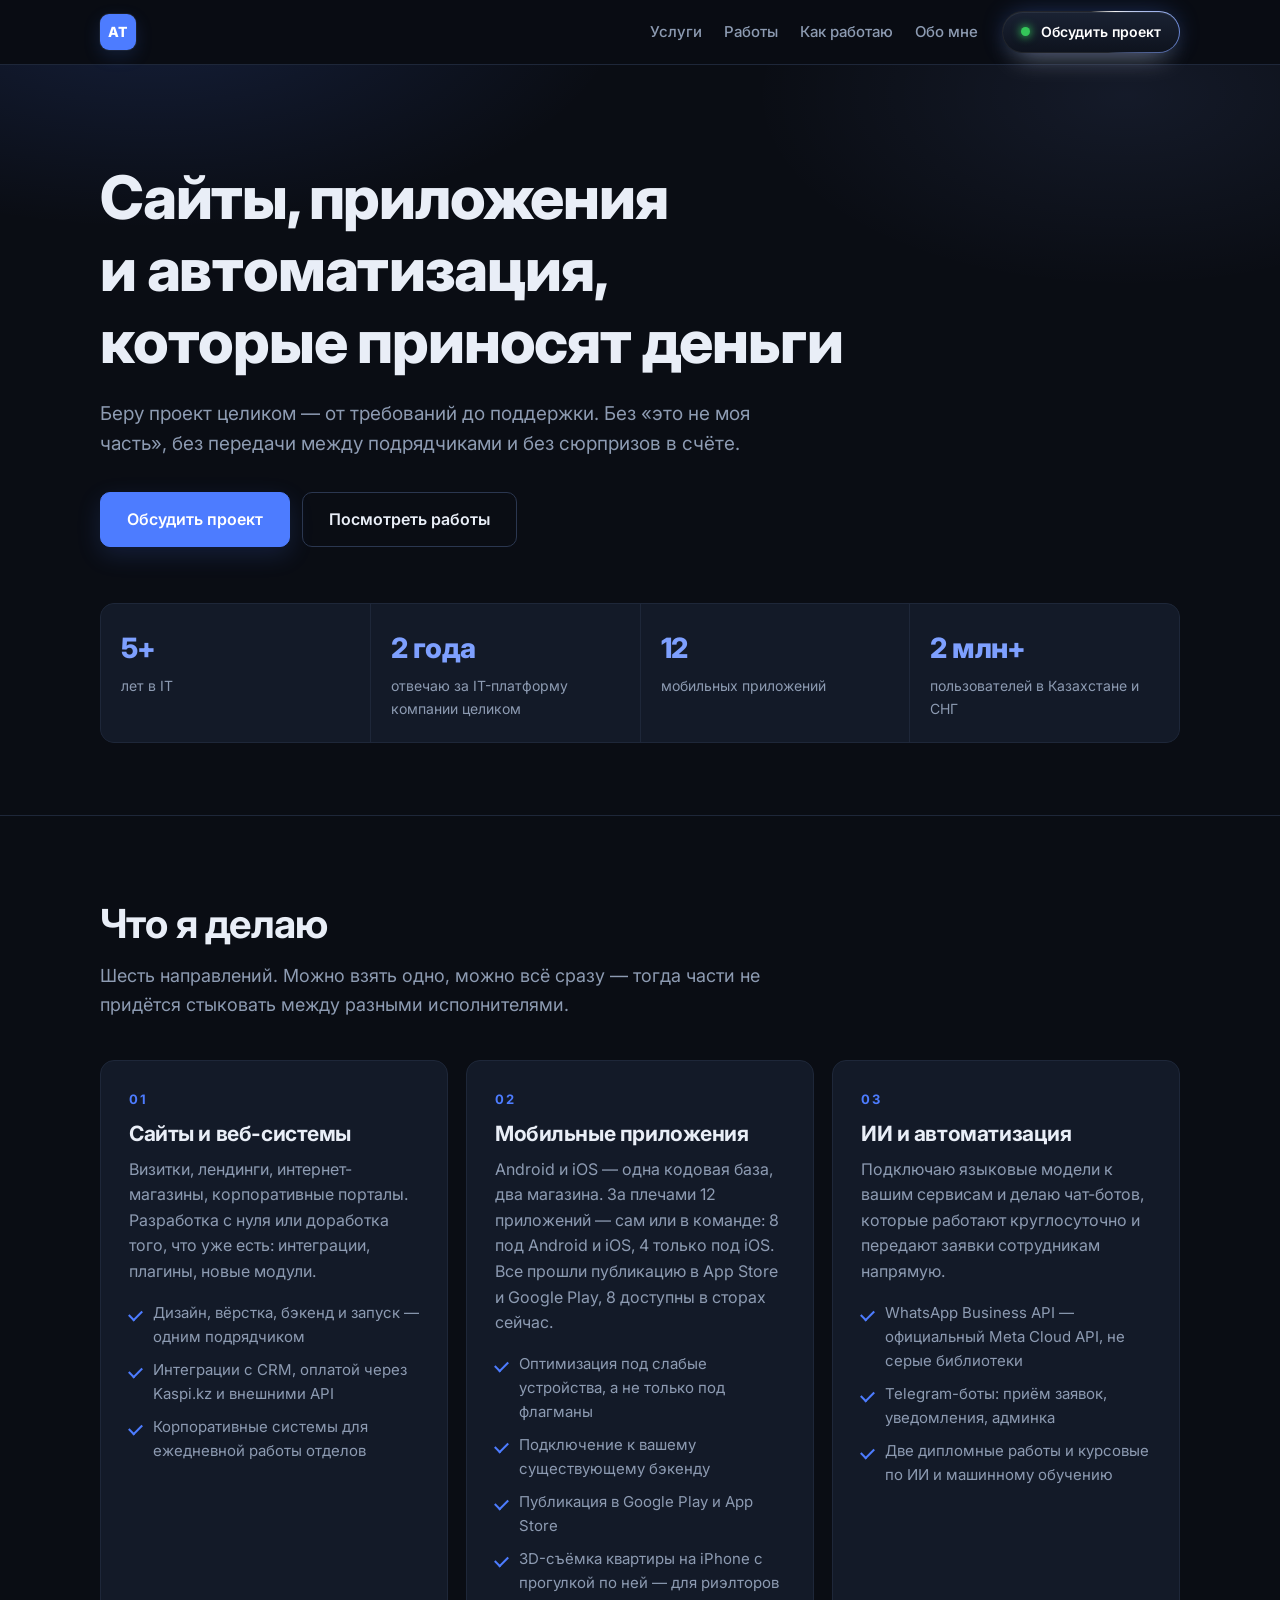
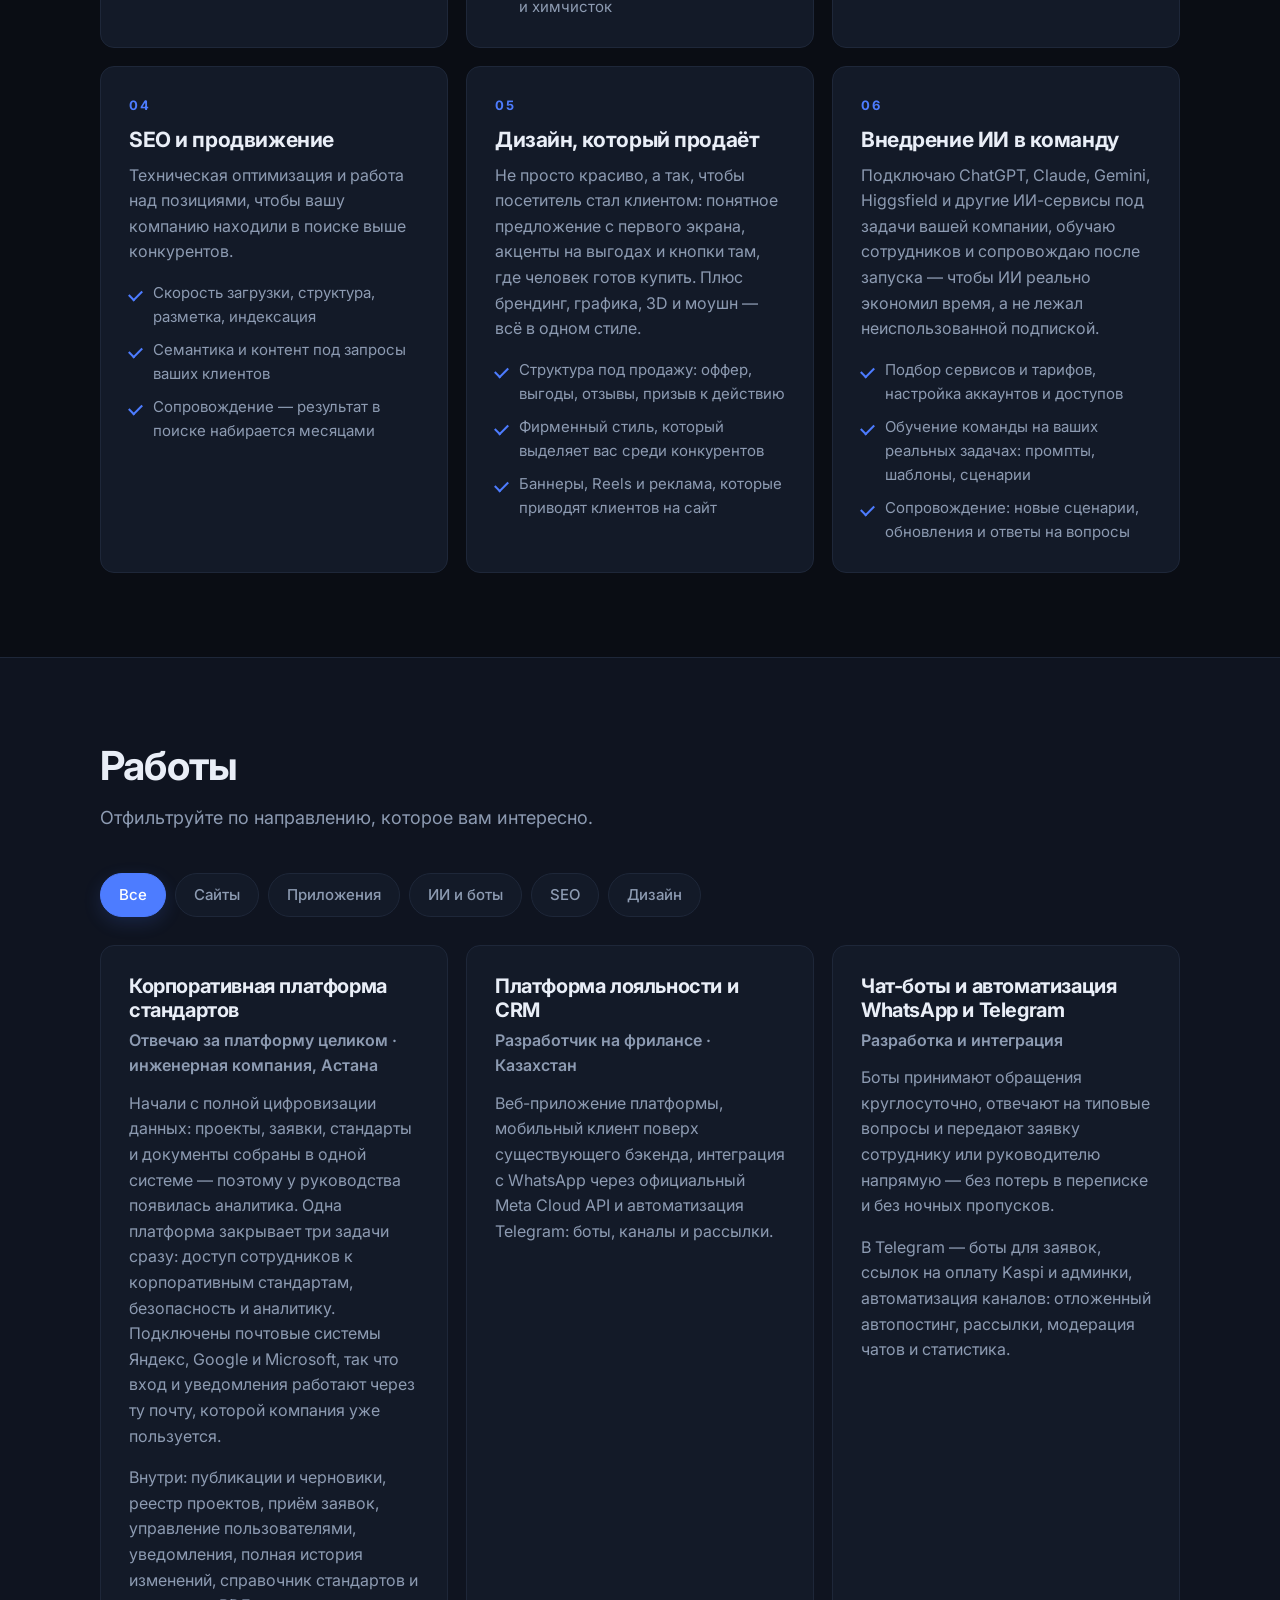
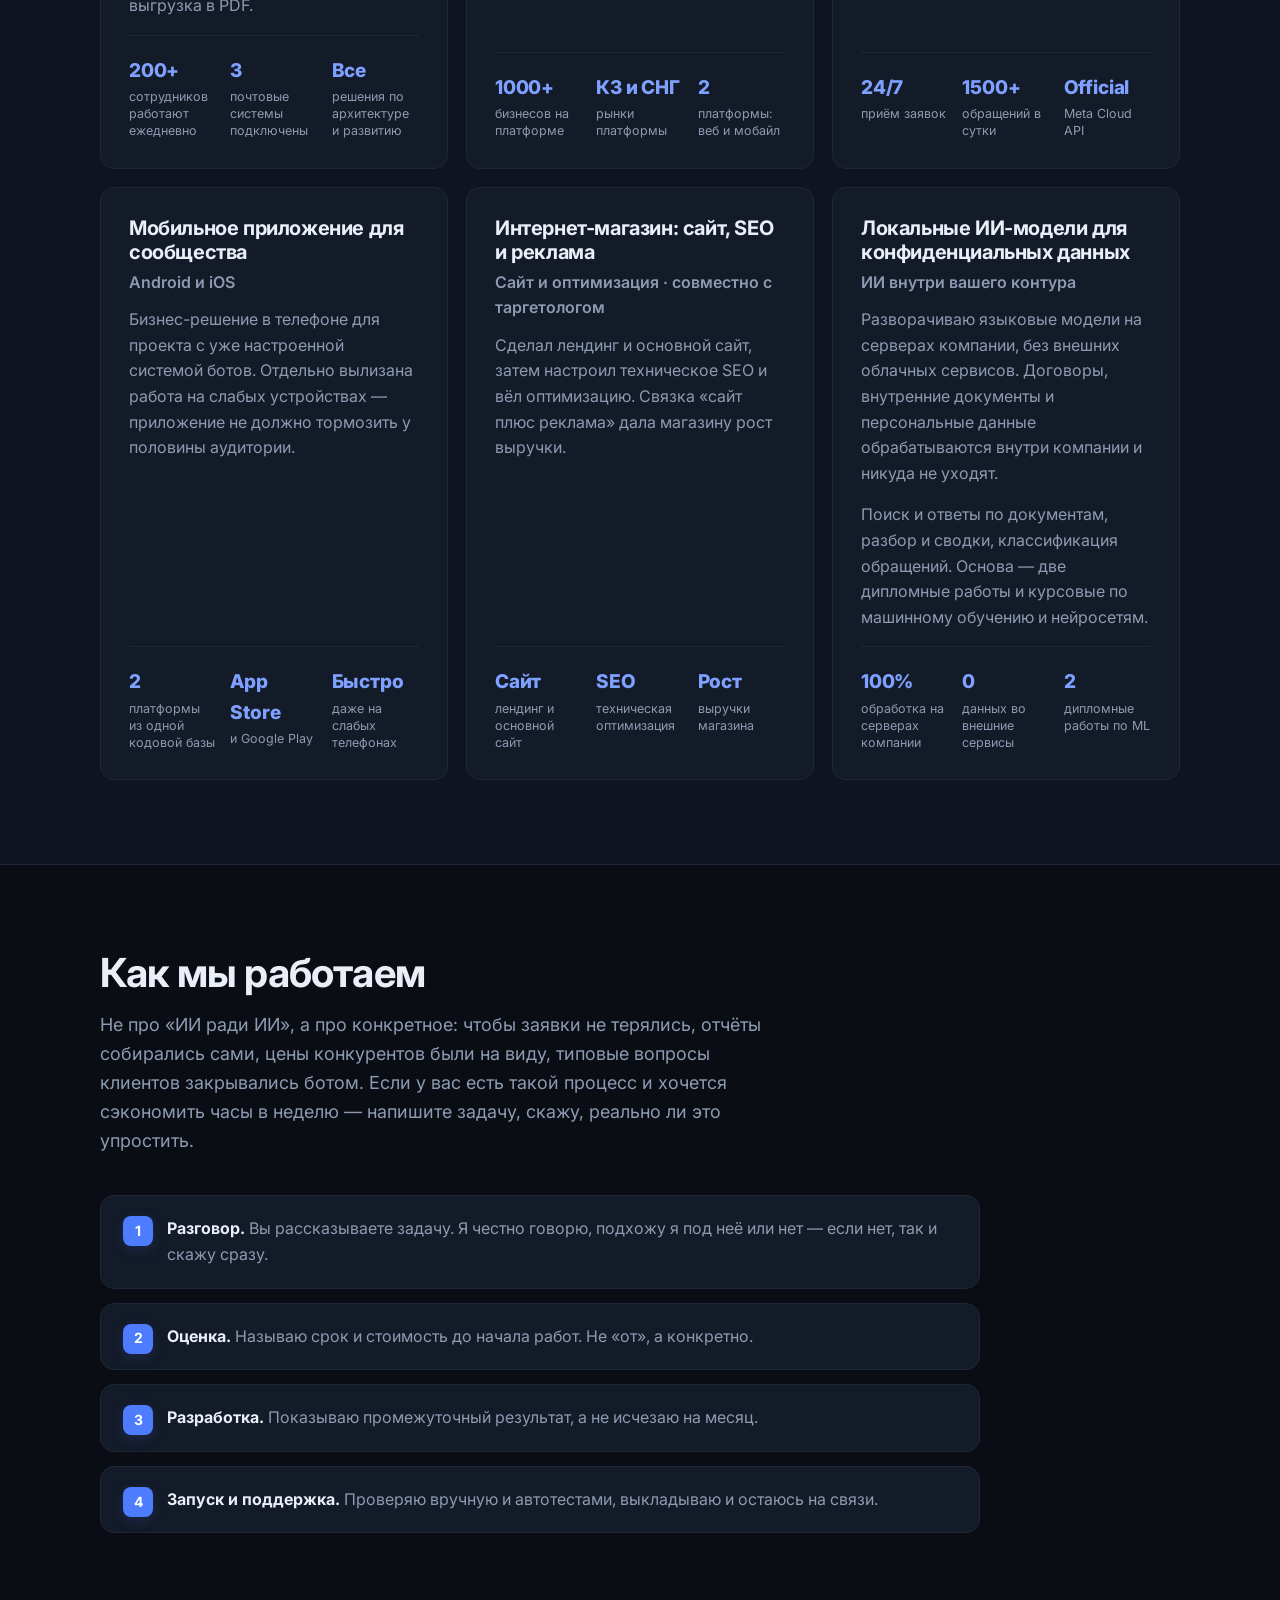
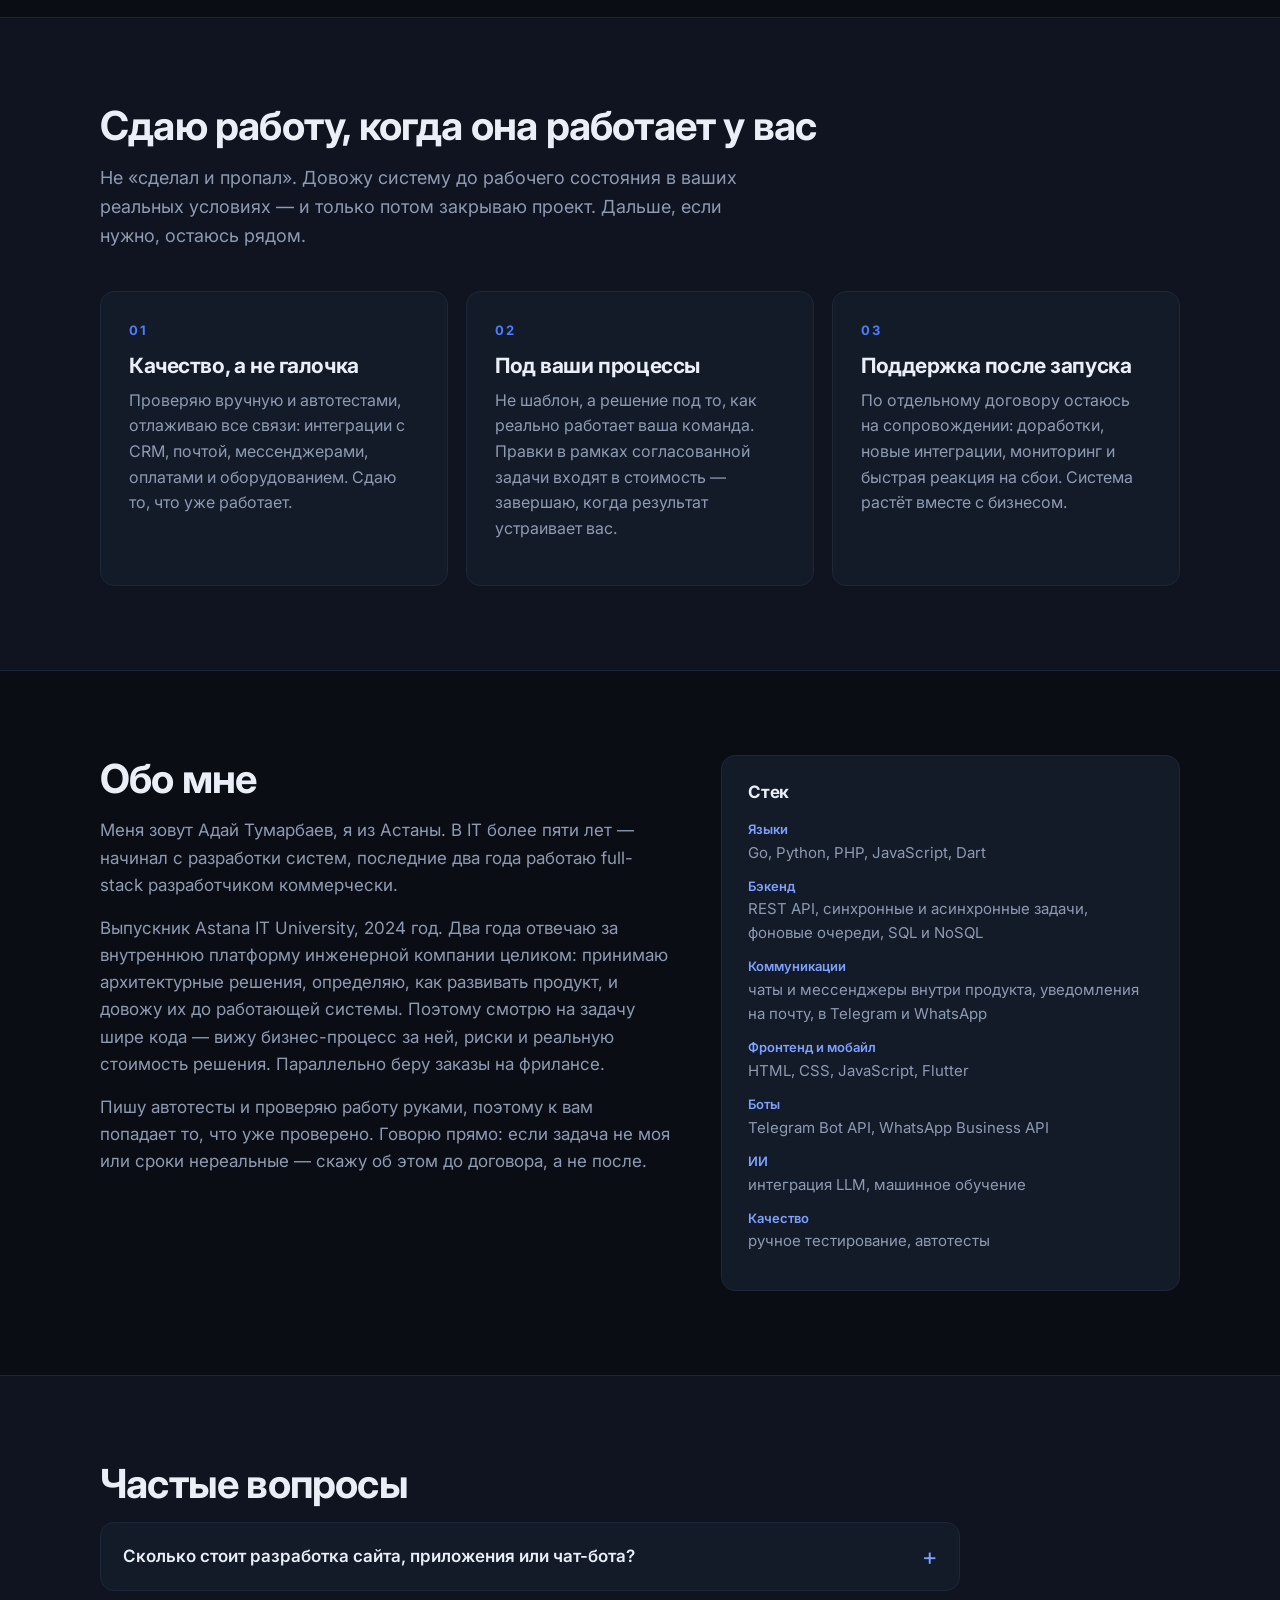
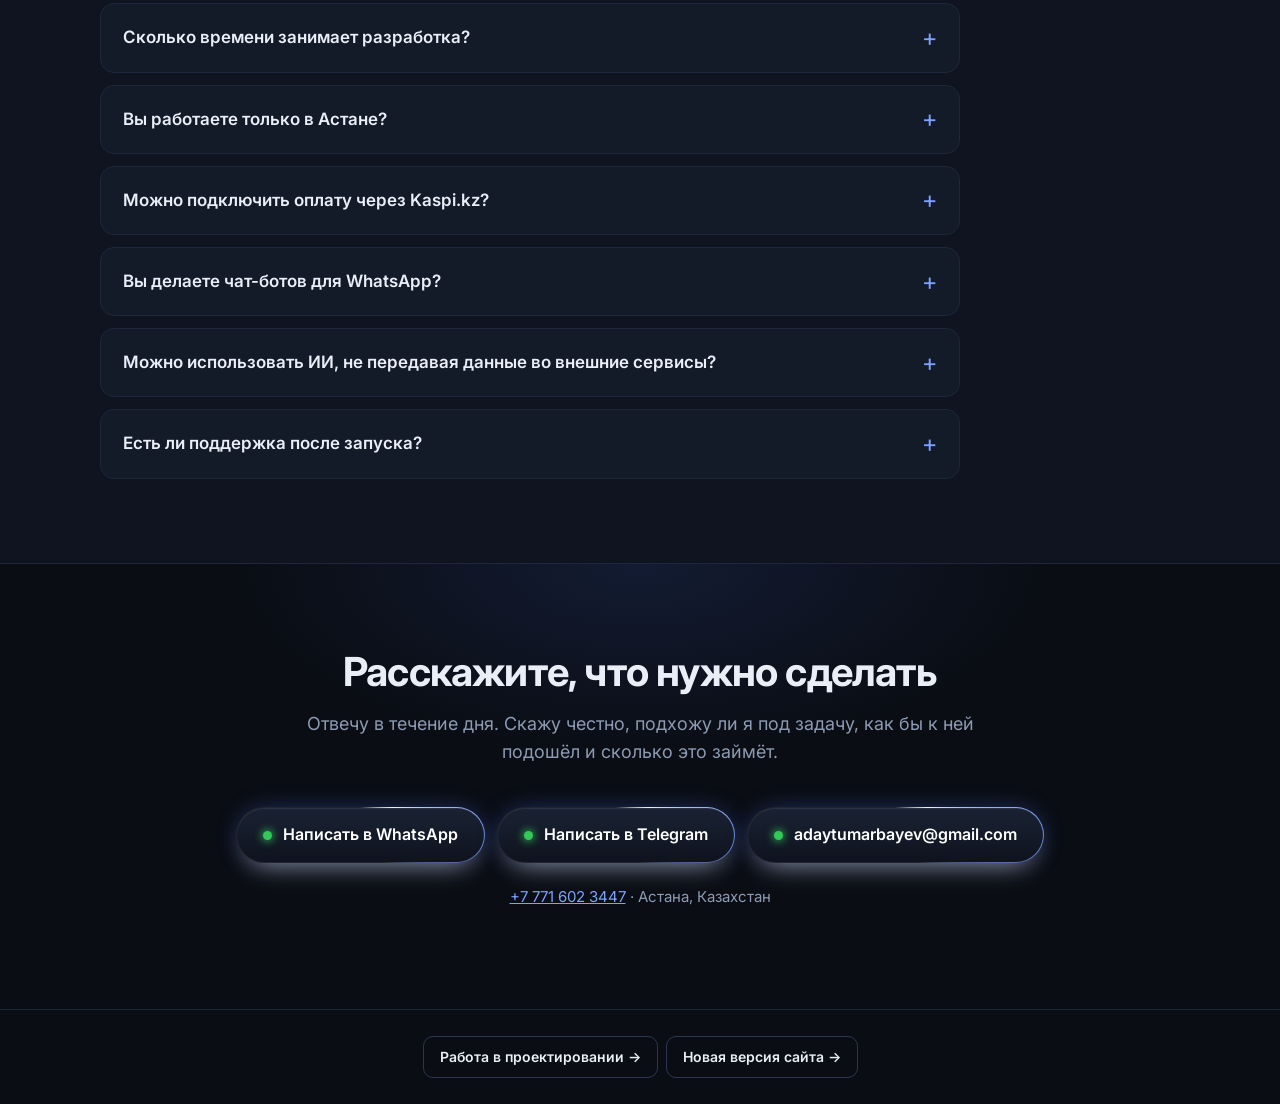
<file: classic.html>
<!doctype html>
<html lang="ru">
<head>
<meta charset="utf-8">
<meta name="viewport" content="width=device-width, initial-scale=1">
<link rel="icon" href="favicon.svg" type="image/svg+xml">
<link rel="icon" href="favicon-32.png" type="image/png" sizes="32x32">
<link rel="apple-touch-icon" href="apple-touch-icon.png">
<title>Разработка сайтов, приложений и чат-ботов в Астане — Адай Тумарбаев</title>
<meta name="description" content="Разработка сайтов, мобильных приложений, чат-ботов WhatsApp и Telegram в Астане и по Казахстану. Автоматизация бизнеса, ИИ, оплата Kaspi.kz. Под ключ.">
<meta name="robots" content="noindex, follow">
<meta name="author" content="Адай Тумарбаев">
<link rel="canonical" href="https://tumarbayev.vercel.app/classic">
<meta property="og:type" content="website">
<meta property="og:locale" content="ru_RU">
<meta property="og:site_name" content="Адай Тумарбаев">
<meta property="og:url" content="https://tumarbayev.vercel.app/classic">
<meta property="og:title" content="Сайты, приложения и автоматизация для бизнеса — Адай Тумарбаев">
<meta property="og:description" content="Сайты, мобильные приложения, чат-боты WhatsApp и Telegram, ИИ и оплата Kaspi.kz. Астана и весь Казахстан.">
<meta property="og:image" content="https://tumarbayev.vercel.app/og-image.png">
<meta property="og:image:width" content="1200">
<meta property="og:image:height" content="630">
<meta name="twitter:card" content="summary_large_image">
<meta name="twitter:title" content="Сайты, приложения и автоматизация для бизнеса — Адай Тумарбаев">
<meta name="twitter:description" content="Сайты, мобильные приложения, чат-боты WhatsApp и Telegram, ИИ и оплата Kaspi.kz. Астана и весь Казахстан.">
<meta name="twitter:image" content="https://tumarbayev.vercel.app/og-image.png">
<meta name="theme-color" content="#0a0d14">
<link rel="preconnect" href="https://fonts.googleapis.com">
<link rel="preconnect" href="https://fonts.gstatic.com" crossorigin>
<link rel="preload" as="style" href="https://fonts.googleapis.com/css2?family=Inter:wght@400;500;600;700;800&display=swap" onload="this.onload=null;this.rel='stylesheet'">
<noscript><link rel="stylesheet" href="https://fonts.googleapis.com/css2?family=Inter:wght@400;500;600;700;800&display=swap"></noscript>
<link rel="stylesheet" href="styles.css">
</head>
<body data-contact="main">

<header class="nav">
  <div class="wrap nav__in">
    <a class="nav__logo" href="#top">АТ</a>
    <nav class="nav__links">
      <a href="#services">Услуги</a>
      <a href="#work">Работы</a>
      <a href="#process">Как работаю</a>
      <a href="#about">Обо мне</a>
    </nav>
    <a class="btn btn--sm btn--glow" href="#contact"><i class="live" aria-hidden="true"></i>Обсудить проект</a>
  </div>
</header>

<main id="top">

  <section class="hero">
    <div class="wrap">
      <h1 class="hero__h1" data-niche-title>Сайты, приложения и автоматизация,<br>которые приносят деньги</h1>
      <p class="hero__sub" data-niche-sub>
        Беру проект целиком — от требований до поддержки. Без «это не моя часть»,
        без передачи между подрядчиками и без сюрпризов в счёте.
      </p>
      <div class="hero__cta">
        <a class="btn" href="#contact">Обсудить проект</a>
        <a class="btn btn--ghost" href="#work">Посмотреть работы</a>
      </div>
      <ul class="facts">
        <li><strong>5+</strong><span>лет в IT</span></li>
        <li><strong>2 года</strong><span>отвечаю за IT-платформу компании целиком</span></li>
        <li><strong>12</strong><span>мобильных приложений</span></li>
        <li><strong>2 млн+</strong><span>пользователей в Казахстане и СНГ</span></li>
      </ul>
    </div>
  </section>

  <section class="section" id="services">
    <div class="wrap">
      <h2 class="h2">Что я делаю</h2>
      <p class="lead">Шесть направлений. Можно взять одно, можно всё сразу — тогда части не придётся стыковать между разными исполнителями.</p>

      <div class="cards">
        <article class="card">
          <div class="card__n">01</div>
          <h3>Сайты и веб-системы</h3>
          <p>Визитки, лендинги, интернет-магазины, корпоративные порталы. Разработка с нуля или доработка того, что уже есть: интеграции, плагины, новые модули.</p>
          <ul class="ticks">
            <li>Дизайн, вёрстка, бэкенд и запуск — одним подрядчиком</li>
            <li>Интеграции с CRM, оплатой через Kaspi.kz и внешними API</li>
            <li>Корпоративные системы для ежедневной работы отделов</li>
          </ul>
        </article>

        <article class="card">
          <div class="card__n">02</div>
          <h3>Мобильные приложения</h3>
          <p>Android и iOS — одна кодовая база, два магазина. За плечами 12 приложений — сам или в команде: 8 под Android и iOS, 4 только под iOS. Все прошли публикацию в App Store и Google Play, 8 доступны в сторах сейчас.</p>
          <ul class="ticks">
            <li>Оптимизация под слабые устройства, а не только под флагманы</li>
            <li>Подключение к вашему существующему бэкенду</li>
            <li>Публикация в Google Play и App Store</li>
            <li>3D-съёмка квартиры на iPhone с прогулкой по ней — для риэлторов и химчисток</li>
          </ul>
        </article>

        <article class="card">
          <div class="card__n">03</div>
          <h3>ИИ и автоматизация</h3>
          <p>Подключаю языковые модели к вашим сервисам и делаю чат-ботов, которые работают круглосуточно и передают заявки сотрудникам напрямую.</p>
          <ul class="ticks">
            <li>WhatsApp Business API — официальный Meta Cloud API, не серые библиотеки</li>
            <li>Telegram-боты: приём заявок, уведомления, админка</li>
            <li>Две дипломные работы и курсовые по ИИ и машинному обучению</li>
          </ul>
        </article>

        <article class="card">
          <div class="card__n">04</div>
          <h3>SEO и продвижение</h3>
          <p>Техническая оптимизация и работа над позициями, чтобы вашу компанию находили в поиске выше конкурентов.</p>
          <ul class="ticks">
            <li>Скорость загрузки, структура, разметка, индексация</li>
            <li>Семантика и контент под запросы ваших клиентов</li>
            <li>Сопровождение — результат в поиске набирается месяцами</li>
          </ul>
        </article>

        <article class="card">
          <div class="card__n">05</div>
          <h3>Дизайн, который продаёт</h3>
          <p>Не просто красиво, а так, чтобы посетитель стал клиентом: понятное предложение с первого экрана, акценты на выгодах и кнопки там, где человек готов купить. Плюс брендинг, графика, 3D и моушн — всё в одном стиле.</p>
          <ul class="ticks">
            <li>Структура под продажу: оффер, выгоды, отзывы, призыв к действию</li>
            <li>Фирменный стиль, который выделяет вас среди конкурентов</li>
            <li>Баннеры, Reels и реклама, которые приводят клиентов на сайт</li>
          </ul>
        </article>

        <article class="card">
          <div class="card__n">06</div>
          <h3>Внедрение ИИ в команду</h3>
          <p>Подключаю ChatGPT, Claude, Gemini, Higgsfield и другие ИИ-сервисы под задачи вашей компании, обучаю сотрудников и сопровождаю после запуска — чтобы ИИ реально экономил время, а не лежал неиспользованной подпиской.</p>
          <ul class="ticks">
            <li>Подбор сервисов и тарифов, настройка аккаунтов и доступов</li>
            <li>Обучение команды на ваших реальных задачах: промпты, шаблоны, сценарии</li>
            <li>Сопровождение: новые сценарии, обновления и ответы на вопросы</li>
          </ul>
        </article>
      </div>
    </div>
  </section>

  <section class="section section--alt" id="work">
    <div class="wrap">
      <h2 class="h2">Работы</h2>
      <p class="lead">Отфильтруйте по направлению, которое вам интересно.</p>

      <div class="filters">
        <button class="chip is-on" data-filter="all">Все</button>
        <button class="chip" data-filter="web">Сайты</button>
        <button class="chip" data-filter="mobile">Приложения</button>
        <button class="chip" data-filter="ai">ИИ и боты</button>
        <button class="chip" data-filter="seo">SEO</button>
        <button class="chip" data-filter="design">Дизайн</button>
      </div>

      <div class="work" id="workGrid">

        <article class="proj" data-tags="web design">
          <h3>Корпоративная платформа стандартов</h3>
          <p class="proj__role">Отвечаю за платформу целиком · инженерная компания, Астана</p>
          <p>Начали с полной цифровизации данных: проекты, заявки, стандарты и документы собраны в одной системе — поэтому у руководства появилась аналитика. Одна платформа закрывает три задачи сразу: доступ сотрудников к корпоративным стандартам, безопасность и аналитику. Подключены почтовые системы Яндекс, Google и Microsoft, так что вход и уведомления работают через ту почту, которой компания уже пользуется.</p>
          <p>Внутри: публикации и черновики, реестр проектов, приём заявок, управление пользователями, уведомления, полная история изменений, справочник стандартов и выгрузка в PDF.</p>
          <div class="metrics">
            <div><b>200+</b><span>сотрудников работают ежедневно</span></div>
            <div><b>3</b><span>почтовые системы подключены</span></div>
            <div><b>Все</b><span>решения по архитектуре и развитию</span></div>
          </div>
        </article>

        <article class="proj" data-tags="web mobile ai">
          <h3>Платформа лояльности и CRM</h3>
          <p class="proj__role">Разработчик на фрилансе · Казахстан</p>
          <p>Веб-приложение платформы, мобильный клиент поверх существующего бэкенда, интеграция с WhatsApp через официальный Meta Cloud API и автоматизация Telegram: боты, каналы и рассылки.</p>
          <div class="metrics">
            <div><b>1000+</b><span>бизнесов на платформе</span></div>
            <div><b>КЗ и СНГ</b><span>рынки платформы</span></div>
            <div><b>2</b><span>платформы: веб и мобайл</span></div>
          </div>
        </article>

        <article class="proj" data-tags="ai web">
          <h3>Чат-боты и автоматизация WhatsApp и Telegram</h3>
          <p class="proj__role">Разработка и интеграция</p>
          <p>Боты принимают обращения круглосуточно, отвечают на типовые вопросы и передают заявку сотруднику или руководителю напрямую — без потерь в переписке и без ночных пропусков.</p>
          <p>В Telegram — боты для заявок, ссылок на оплату Kaspi и админки, автоматизация каналов: отложенный автопостинг, рассылки, модерация чатов и статистика.</p>
          <div class="metrics">
            <div><b>24/7</b><span>приём заявок</span></div>
            <div><b>1500+</b><span>обращений в сутки</span></div>
            <div><b>Official</b><span>Meta Cloud API</span></div>
          </div>
        </article>

        <article class="proj" data-tags="mobile">
          <h3>Мобильное приложение для сообщества</h3>
          <p class="proj__role">Android и iOS</p>
          <p>Бизнес-решение в телефоне для проекта с уже настроенной системой ботов. Отдельно вылизана работа на слабых устройствах — приложение не должно тормозить у половины аудитории.</p>
          <div class="metrics">
            <div><b>2</b><span>платформы из одной кодовой базы</span></div>
            <div><b>App Store</b><span>и Google Play</span></div>
            <div><b>Быстро</b><span>даже на слабых телефонах</span></div>
          </div>
        </article>

        <article class="proj" data-tags="web seo design">
          <h3>Интернет-магазин: сайт, SEO и реклама</h3>
          <p class="proj__role">Сайт и оптимизация · совместно с таргетологом</p>
          <p>Сделал лендинг и основной сайт, затем настроил техническое SEO и вёл оптимизацию. Связка «сайт плюс реклама» дала магазину рост выручки.</p>
          <div class="metrics">
            <div><b>Сайт</b><span>лендинг и основной сайт</span></div>
            <div><b>SEO</b><span>техническая оптимизация</span></div>
            <div><b>Рост</b><span>выручки магазина</span></div>
          </div>
        </article>

        <article class="proj" data-tags="ai">
          <h3>Локальные ИИ-модели для конфиденциальных данных</h3>
          <p class="proj__role">ИИ внутри вашего контура</p>
          <p>Разворачиваю языковые модели на серверах компании, без внешних облачных сервисов. Договоры, внутренние документы и персональные данные обрабатываются внутри компании и никуда не уходят.</p>
          <p>Поиск и ответы по документам, разбор и сводки, классификация обращений. Основа — две дипломные работы и курсовые по машинному обучению и нейросетям.</p>
          <div class="metrics">
            <div><b>100%</b><span>обработка на серверах компании</span></div>
            <div><b>0</b><span>данных во внешние сервисы</span></div>
            <div><b>2</b><span>дипломные работы по ML</span></div>
          </div>
        </article>

      </div>
      <p class="empty" id="emptyNote" hidden>По этому направлению работы пока не добавлены.</p>
    </div>
  </section>

  <section class="section" id="process">
    <div class="wrap">
      <h2 class="h2">Как мы работаем</h2>
      <p class="lead">Не про «ИИ ради ИИ», а про конкретное: чтобы заявки не терялись, отчёты собирались сами, цены конкурентов были на виду, типовые вопросы клиентов закрывались ботом. Если у вас есть такой процесс и хочется сэкономить часы в неделю — напишите задачу, скажу, реально ли это упростить.</p>
      <ol class="steps">
        <li><b>Разговор.</b> Вы рассказываете задачу. Я честно говорю, подхожу я под неё или нет — если нет, так и скажу сразу.</li>
        <li><b>Оценка.</b> Называю срок и стоимость до начала работ. Не «от», а конкретно.</li>
        <li><b>Разработка.</b> Показываю промежуточный результат, а не исчезаю на месяц.</li>
        <li><b>Запуск и поддержка.</b> Проверяю вручную и автотестами, выкладываю и остаюсь на связи.</li>
      </ol>
    </div>
  </section>

  <section class="section section--alt" id="quality">
    <div class="wrap">
      <h2 class="h2">Сдаю работу, когда она работает у вас</h2>
      <p class="lead">Не «сделал и пропал». Довожу систему до рабочего состояния в ваших реальных условиях — и только потом закрываю проект. Дальше, если нужно, остаюсь рядом.</p>
      <div class="cards">
        <article class="card">
          <div class="card__n">01</div>
          <h3>Качество, а не галочка</h3>
          <p>Проверяю вручную и автотестами, отлаживаю все связи: интеграции с CRM, почтой, мессенджерами, оплатами и оборудованием. Сдаю то, что уже работает.</p>
        </article>
        <article class="card">
          <div class="card__n">02</div>
          <h3>Под ваши процессы</h3>
          <p>Не шаблон, а решение под то, как реально работает ваша команда. Правки в рамках согласованной задачи входят в стоимость — завершаю, когда результат устраивает вас.</p>
        </article>
        <article class="card">
          <div class="card__n">03</div>
          <h3>Поддержка после запуска</h3>
          <p>По отдельному договору остаюсь на сопровождении: доработки, новые интеграции, мониторинг и быстрая реакция на сбои. Система растёт вместе с бизнесом.</p>
        </article>
      </div>
    </div>
  </section>

  <section class="section" id="about">
    <div class="wrap about">
      <div>
        <h2 class="h2">Обо мне</h2>
        <p>Меня зовут Адай Тумарбаев, я из Астаны. В IT более пяти лет — начинал с разработки систем, последние два года работаю full-stack разработчиком коммерчески.</p>
        <p>Выпускник Astana IT University, 2024 год. Два года отвечаю за внутреннюю платформу инженерной компании целиком: принимаю архитектурные решения, определяю, как развивать продукт, и довожу их до работающей системы. Поэтому смотрю на задачу шире кода — вижу бизнес-процесс за ней, риски и реальную стоимость решения. Параллельно беру заказы на фрилансе.</p>
        <p>Пишу автотесты и проверяю работу руками, поэтому к вам попадает то, что уже проверено. Говорю прямо: если задача не моя или сроки нереальные — скажу об этом до договора, а не после.</p>
      </div>
      <div class="stack">
        <h3>Стек</h3>
        <p class="stack__row"><b>Языки</b> Go, Python, PHP, JavaScript, Dart</p>
        <p class="stack__row"><b>Бэкенд</b> REST API, синхронные и асинхронные задачи, фоновые очереди, SQL и NoSQL</p>
        <p class="stack__row"><b>Коммуникации</b> чаты и мессенджеры внутри продукта, уведомления на почту, в Telegram и WhatsApp</p>
        <p class="stack__row"><b>Фронтенд и мобайл</b> HTML, CSS, JavaScript, Flutter</p>
        <p class="stack__row"><b>Боты</b> Telegram Bot API, WhatsApp Business API</p>
        <p class="stack__row"><b>ИИ</b> интеграция LLM, машинное обучение</p>
        <p class="stack__row"><b>Качество</b> ручное тестирование, автотесты</p>
      </div>
    </div>
  </section>

  <section class="section section--alt" id="faq">
    <div class="wrap">
      <h2 class="h2">Частые вопросы</h2>
      <div class="faq">
        <details class="faq__item">
          <summary>Сколько стоит разработка сайта, приложения или чат-бота?</summary>
          <p>Зависит от задачи. Конкретную стоимость и срок называю до начала работ — не «от», а точно. Напишите задачу в WhatsApp или Telegram, оценю в течение дня.</p>
        </details>
        <details class="faq__item">
          <summary>Сколько времени занимает разработка?</summary>
          <p>Срок называю вместе со стоимостью до старта. По ходу работы показываю промежуточный результат, а не исчезаю на месяц.</p>
        </details>
        <details class="faq__item">
          <summary>Вы работаете только в Астане?</summary>
          <p>Нет. Базируюсь в Астане, работаю с клиентами по всему Казахстану и СНГ удалённо.</p>
        </details>
        <details class="faq__item">
          <summary>Можно подключить оплату через Kaspi.kz?</summary>
          <p>Да. Делаю интеграцию с Kaspi: QR-код для оплаты на сайте — без очередей на кассе, или ссылку на оплату, которая на телефоне сразу открывает приложение Kaspi. Подходит для интернет-магазинов и Telegram-ботов.</p>
        </details>
        <details class="faq__item">
          <summary>Вы делаете чат-ботов для WhatsApp?</summary>
          <p>Да, через официальный WhatsApp Business API (Meta Cloud API), без серых библиотек и риска блокировки номера. Также делаю Telegram-ботов и автоматизацию каналов.</p>
        </details>
        <details class="faq__item">
          <summary>Можно использовать ИИ, не передавая данные во внешние сервисы?</summary>
          <p>Да. Разворачиваю локальные ИИ-модели на серверах компании: договоры, документы и персональные данные обрабатываются внутри и никуда не уходят.</p>
        </details>
        <details class="faq__item">
          <summary>Есть ли поддержка после запуска?</summary>
          <p>Да. По отдельному договору остаюсь на сопровождении: доработки, новые интеграции, мониторинг и быстрая реакция на сбои.</p>
        </details>
      </div>
    </div>
  </section>

  <section class="section cta" id="contact">
    <div class="wrap">
      <h2 class="h2">Расскажите, что нужно сделать</h2>
      <p class="lead">Отвечу в течение дня. Скажу честно, подхожу ли я под задачу, как бы к ней подошёл и сколько это займёт.</p>
      <div class="contacts">
        <a class="btn btn--glow" href="https://wa.me/77716023447"><i class="live" aria-hidden="true"></i>Написать в WhatsApp</a>
        <a class="btn btn--glow" href="https://t.me/aday_space"><i class="live" aria-hidden="true"></i>Написать в Telegram</a>
        <a class="btn btn--glow" href="mailto:adaytumarbayev@gmail.com"><i class="live" aria-hidden="true"></i>adaytumarbayev@gmail.com</a>
      </div>
      <p class="muted"><a href="tel:+77716023447">+7 771 602 3447</a> · Астана, Казахстан</p>
    </div>
  </section>

</main>

<footer class="foot foot--center">
  <div class="wrap"><a class="btn btn--ghost btn--sm" href="proektirovanie">Работа в проектировании →</a>&nbsp;&nbsp;<a class="btn btn--ghost btn--sm" href="/">Новая версия сайта →</a></div>
</footer>

<script src="app.js"></script>
<script src="contact.js"></script>
</body>
</html>
</file>
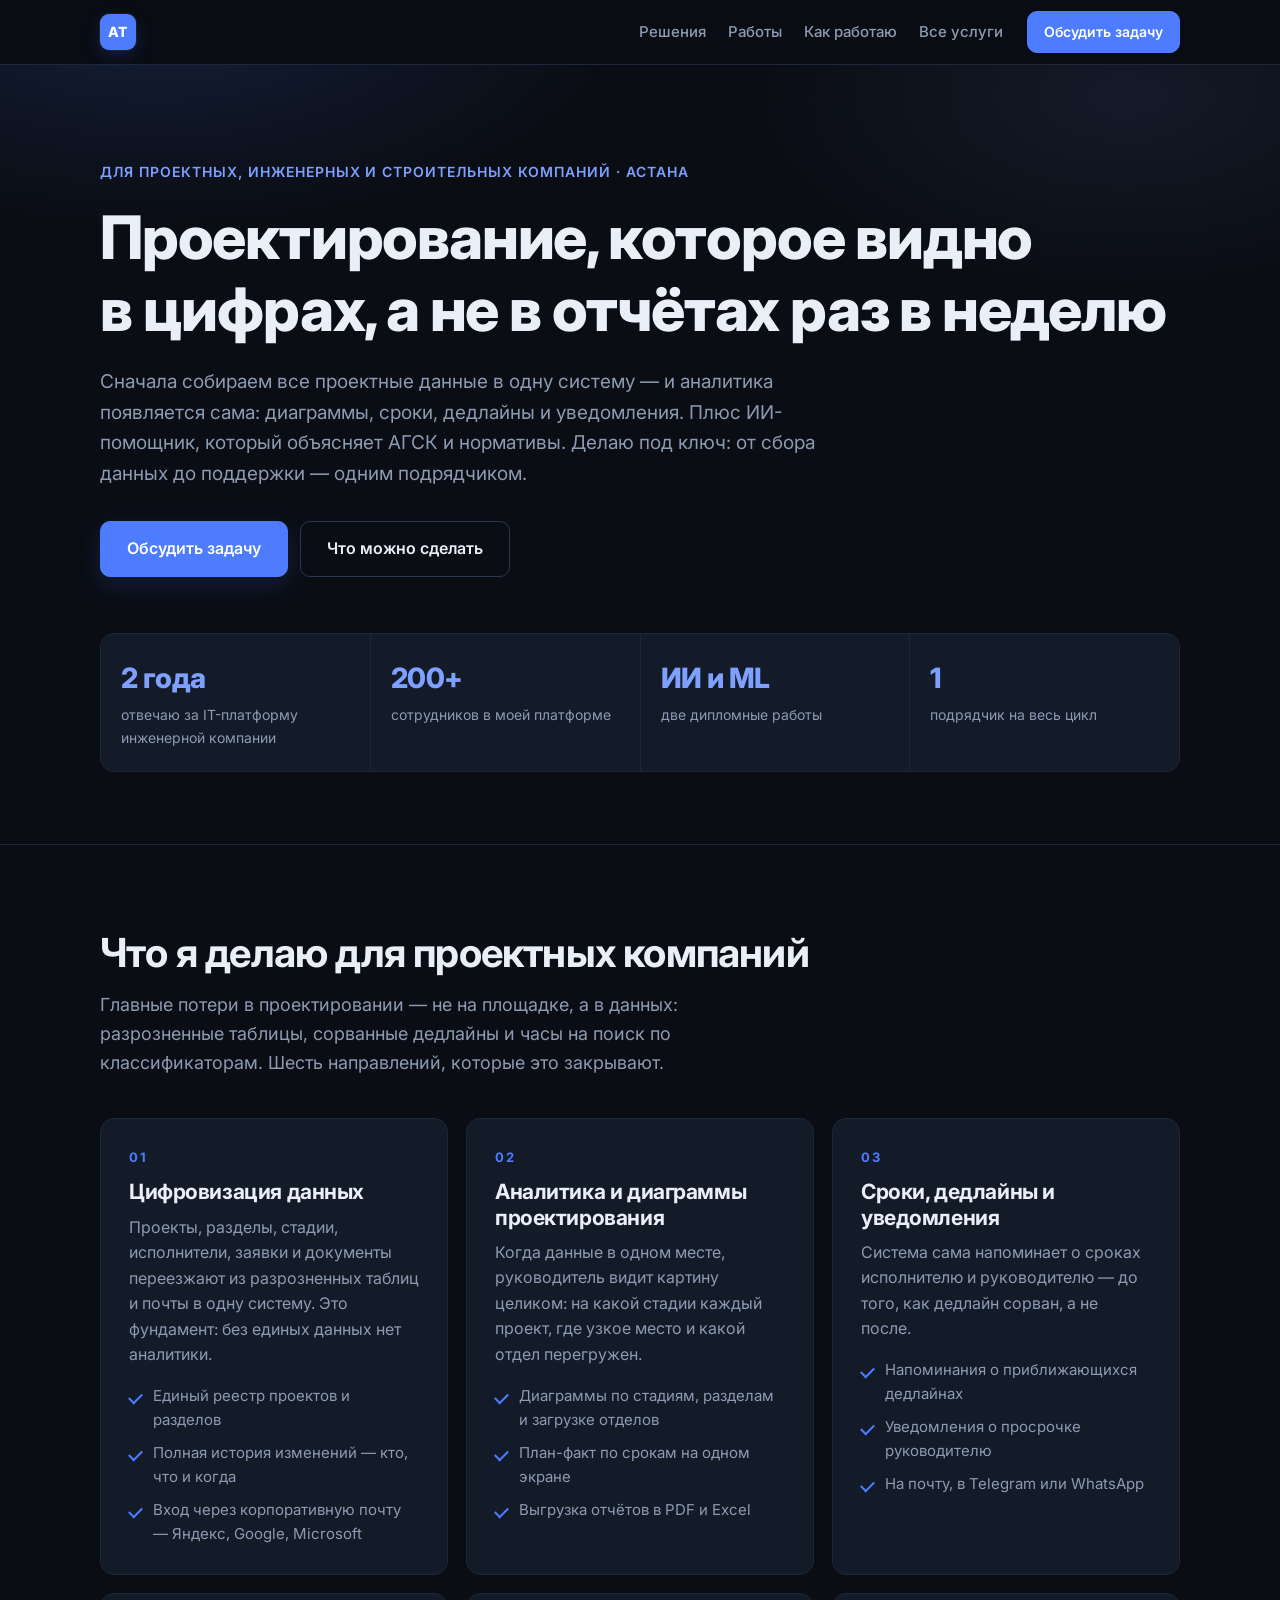
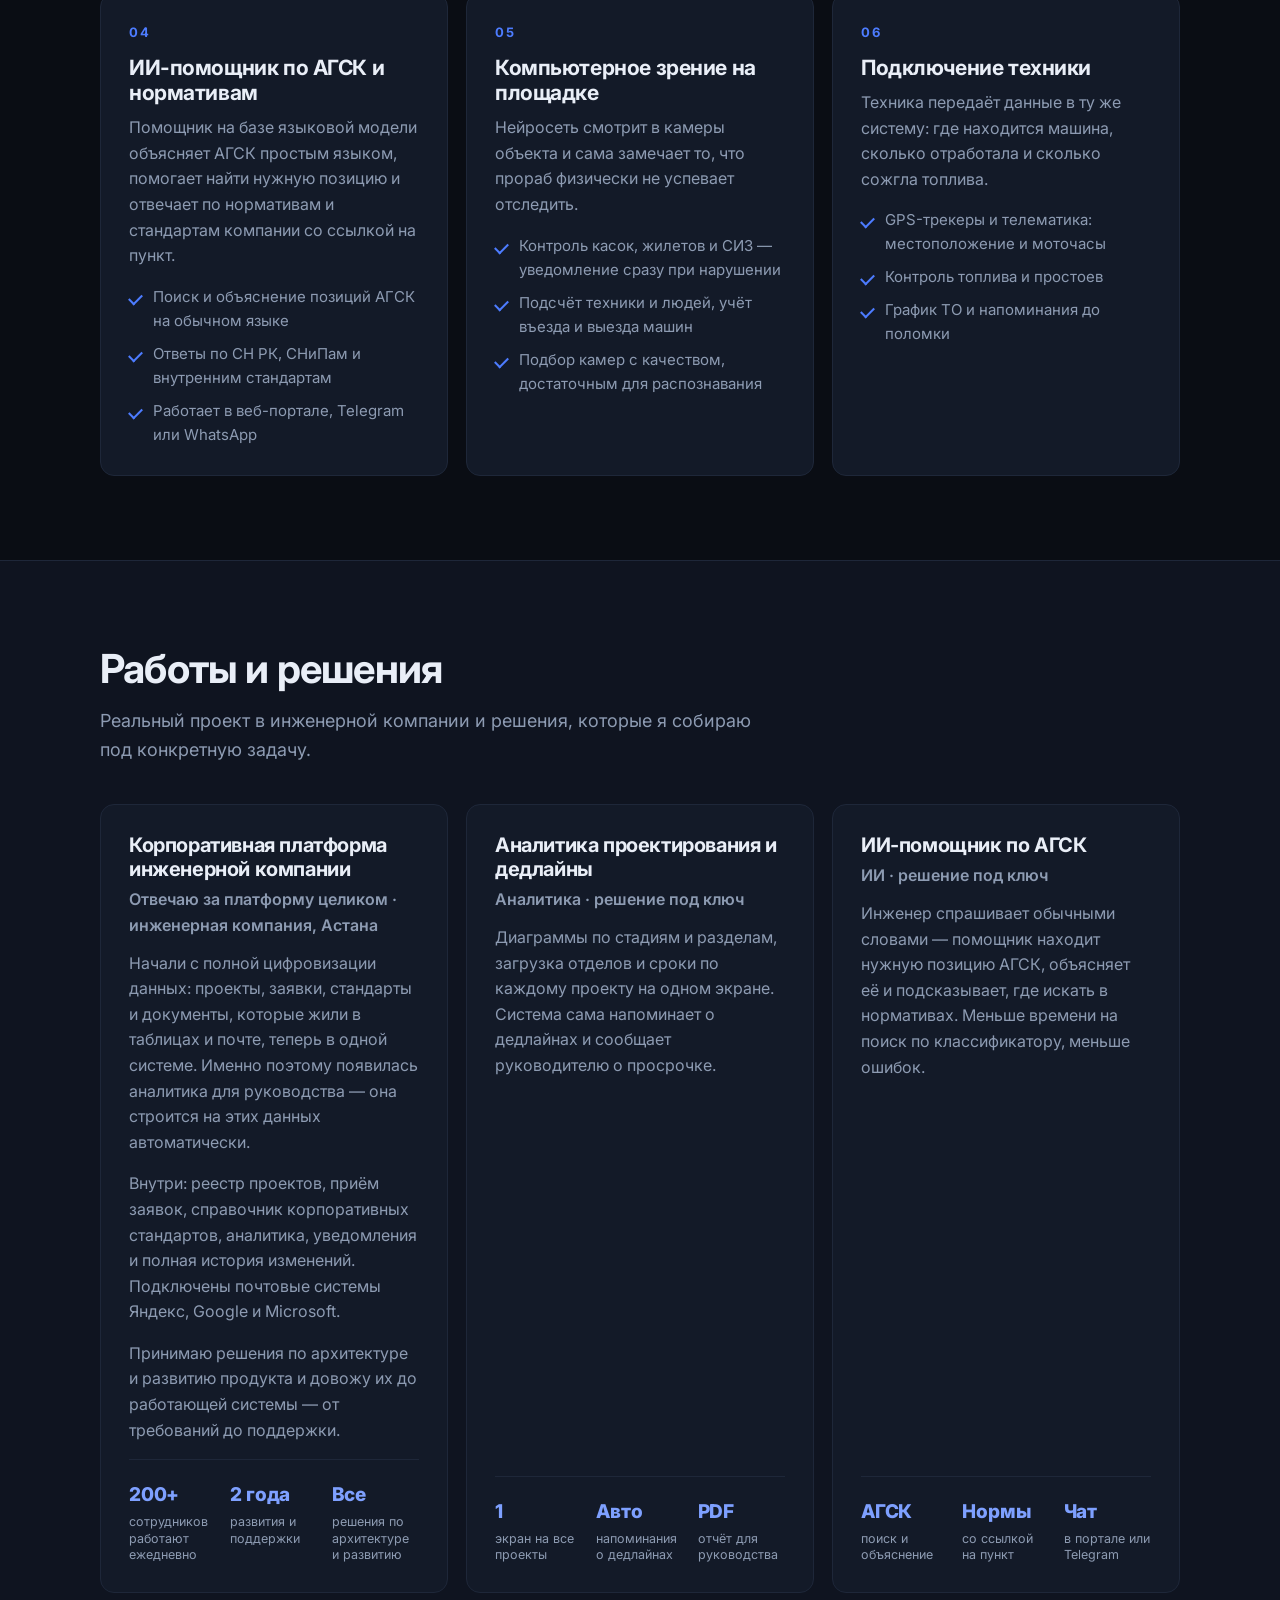
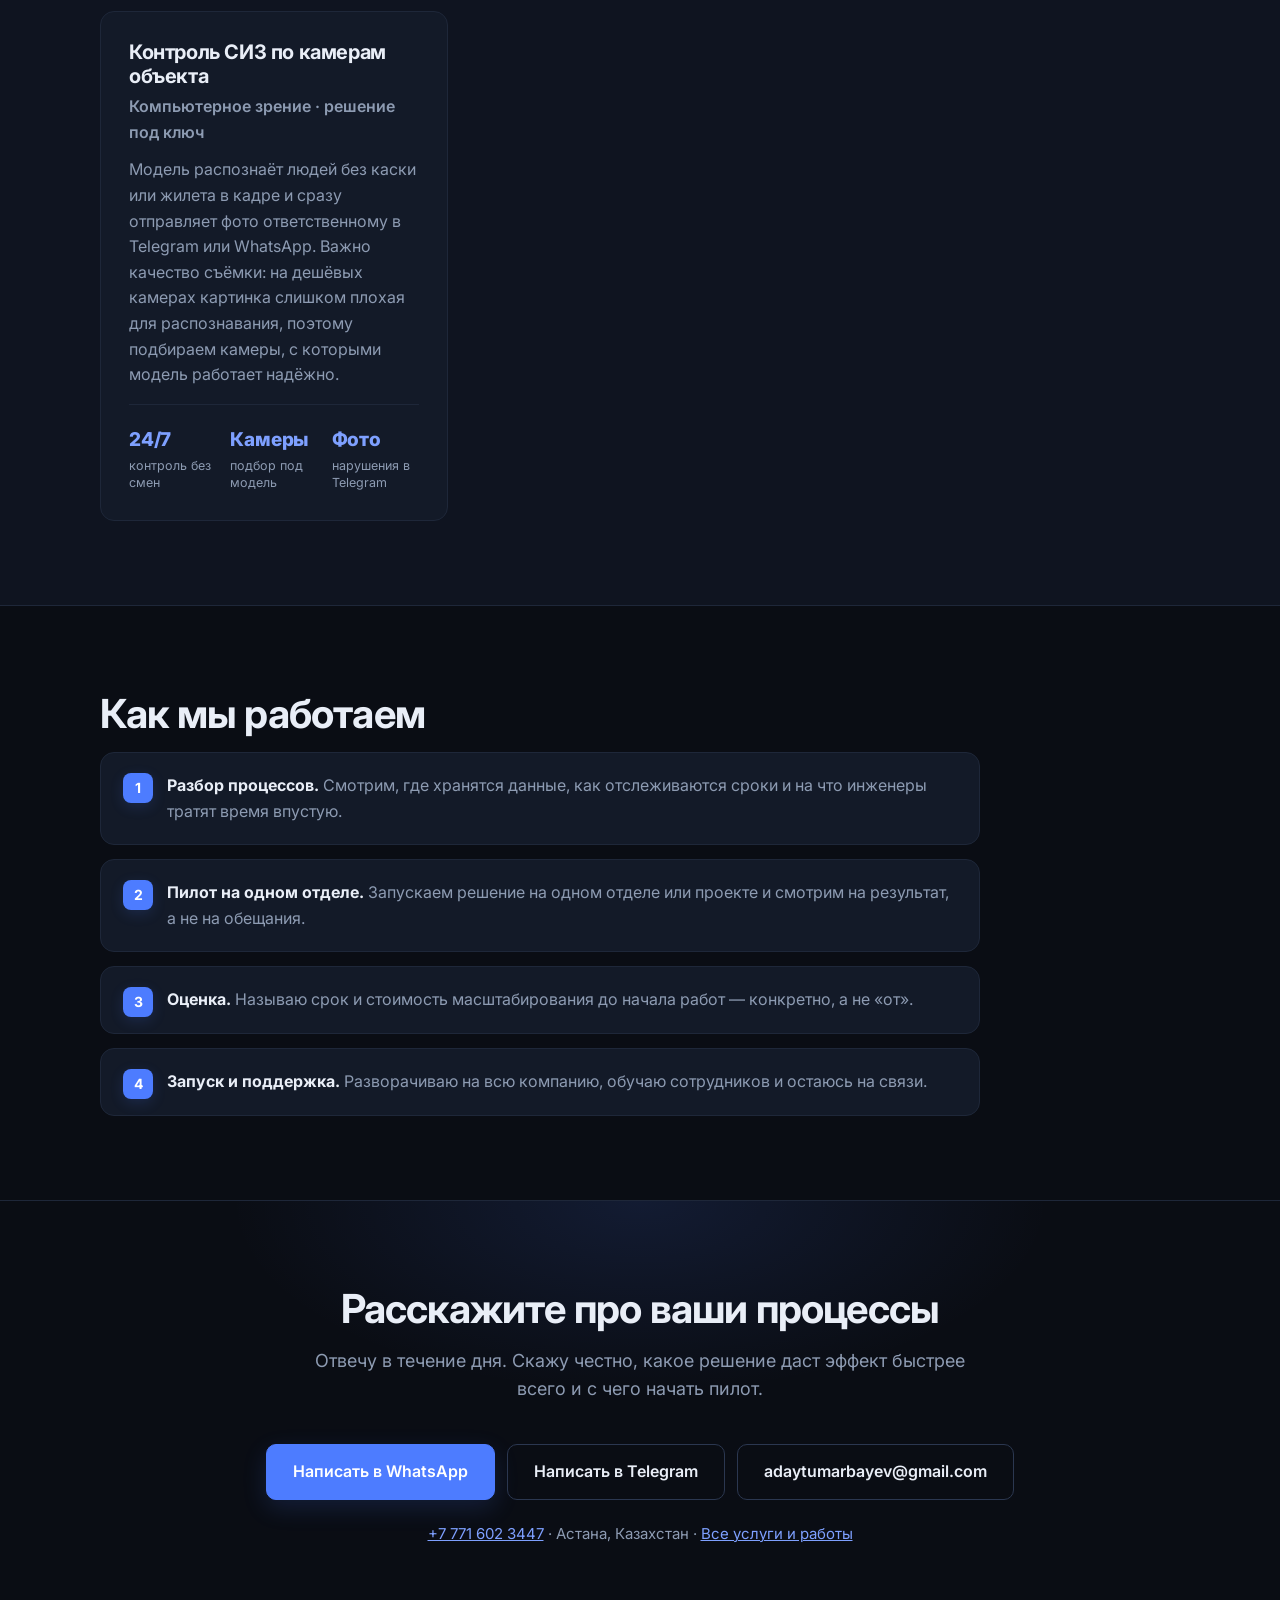
<file: construction.html>
<!doctype html>
<html lang="ru">
<head>
<meta charset="utf-8">
<title>Страница переехала</title>
<meta name="robots" content="noindex, follow">
<meta http-equiv="refresh" content="0; url=proektirovanie.html">
<link rel="canonical" href="https://tumarbayev.vercel.app/proektirovanie">
</head>
<body style="background:#0a0d14;color:#e9eef7;font-family:system-ui,sans-serif">
<p>Страница переехала: <a href="proektirovanie.html" style="color:#7ea0ff">proektirovanie</a></p>
</body>
</html>
</file>
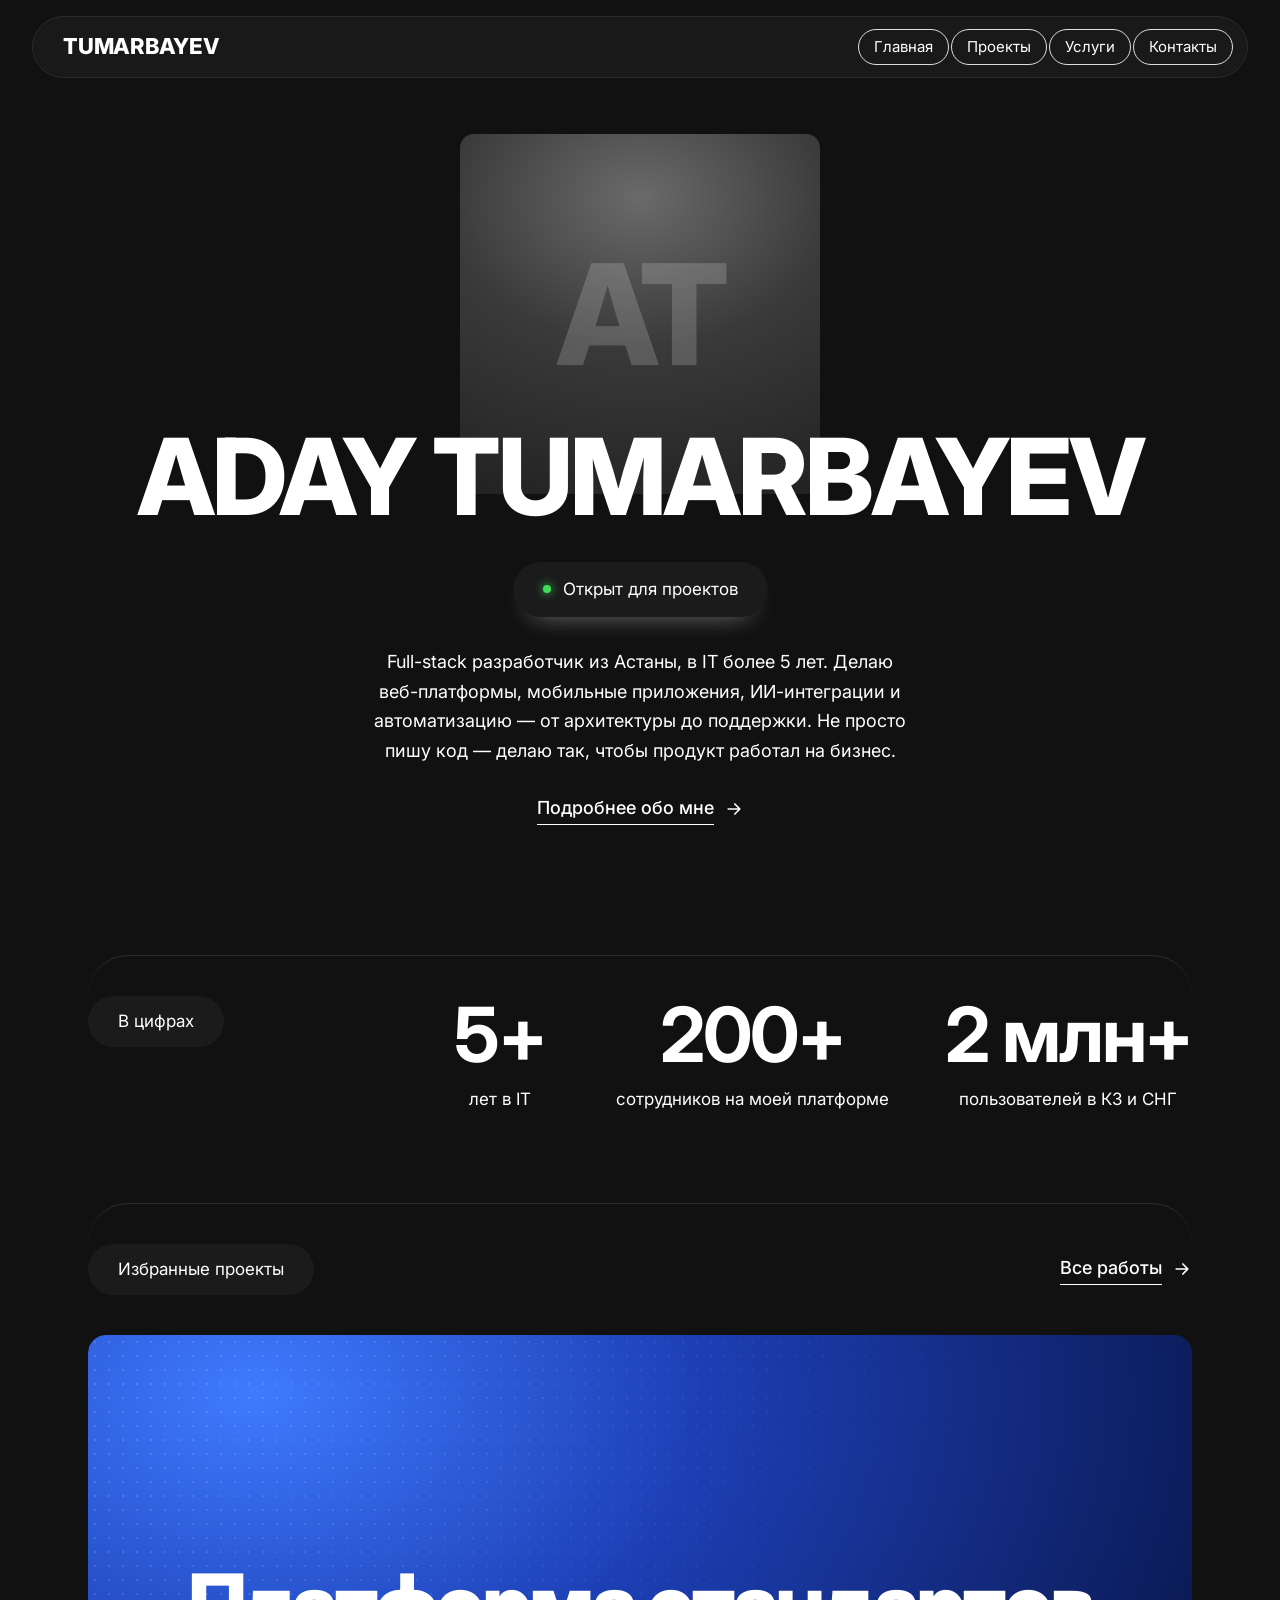
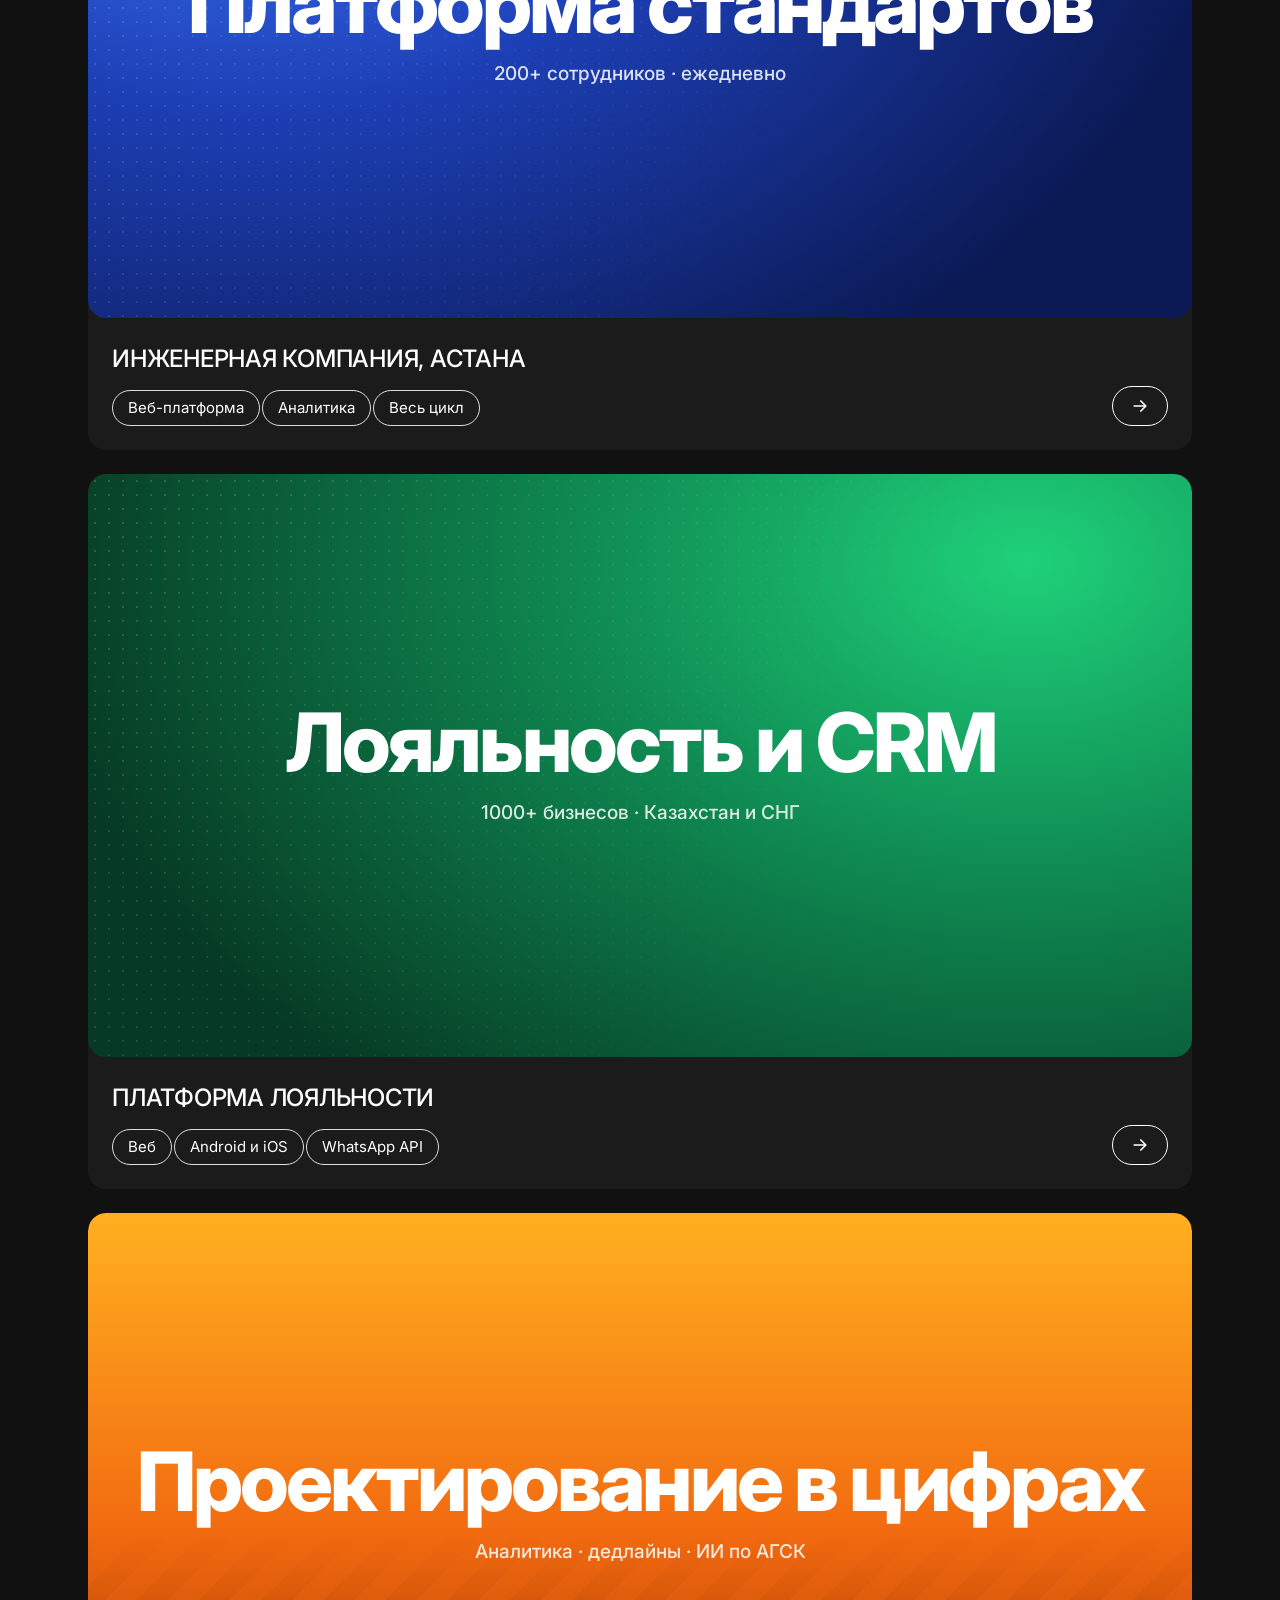
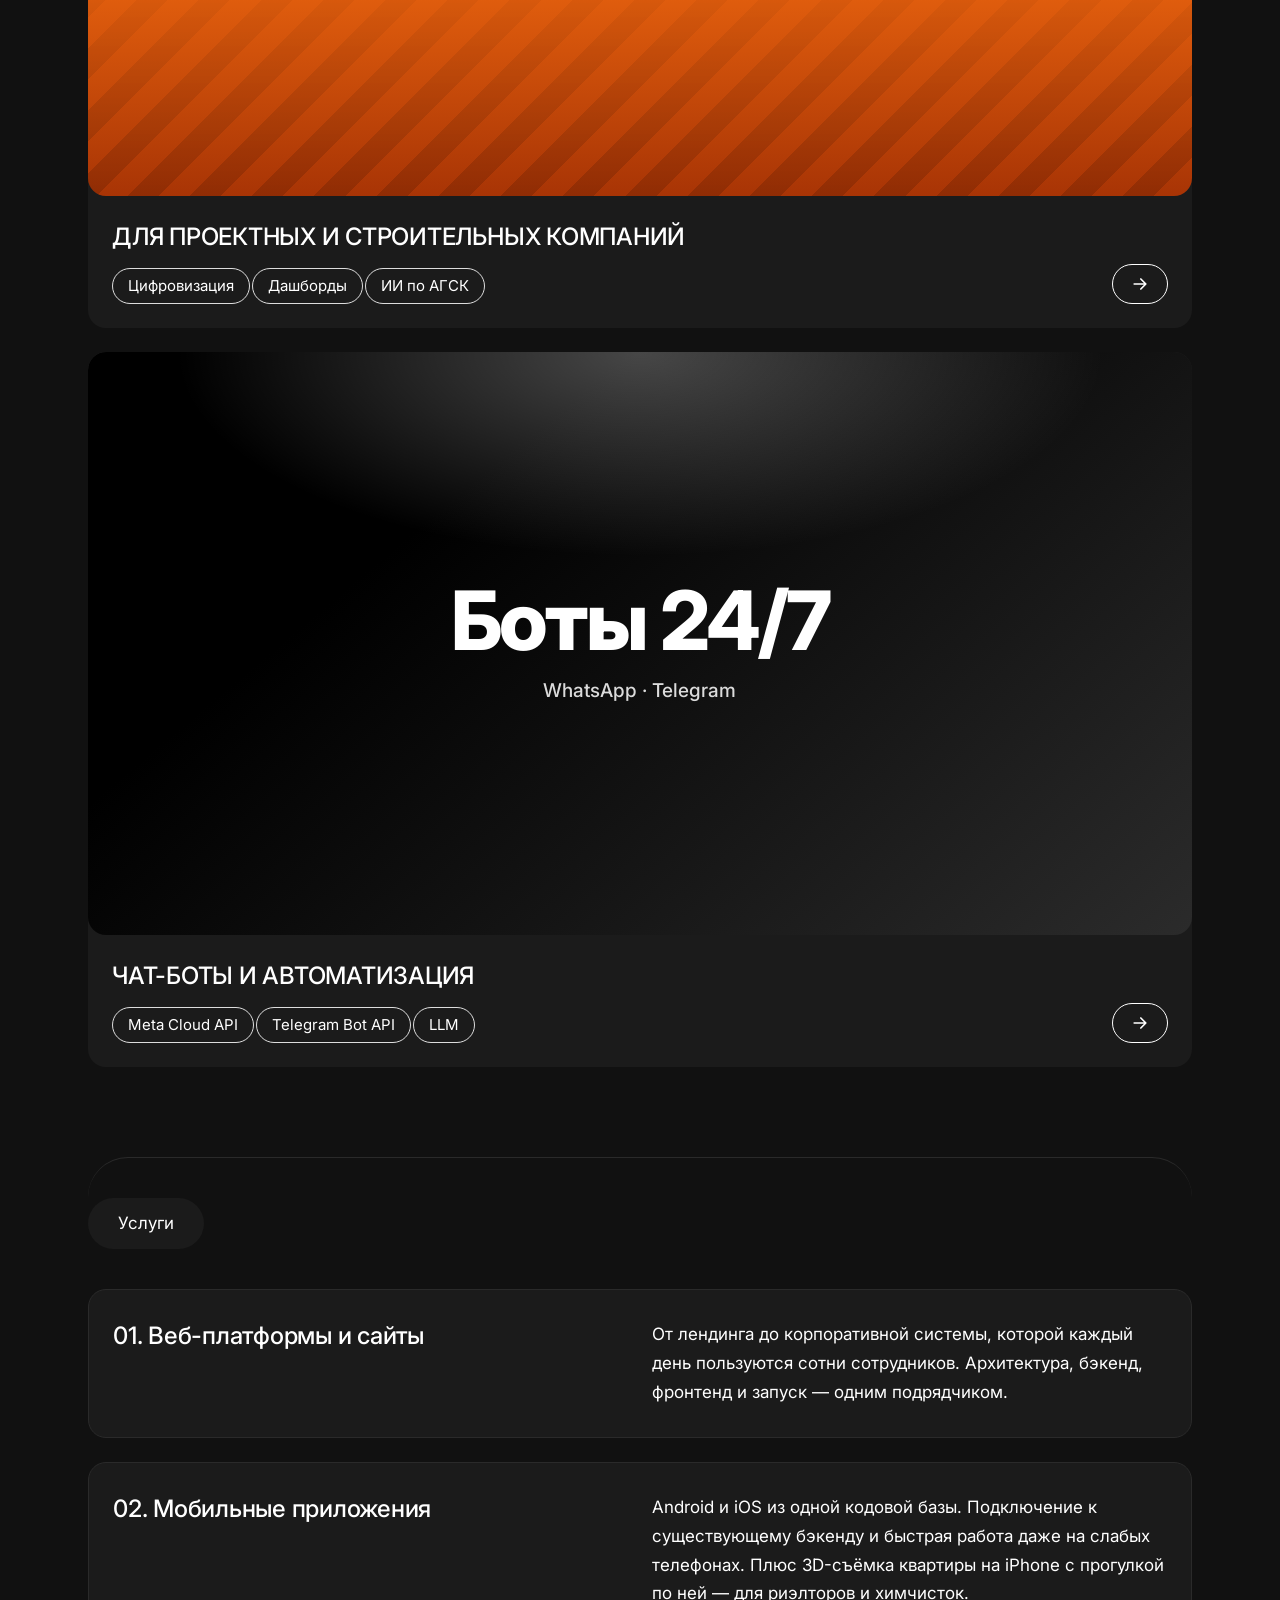
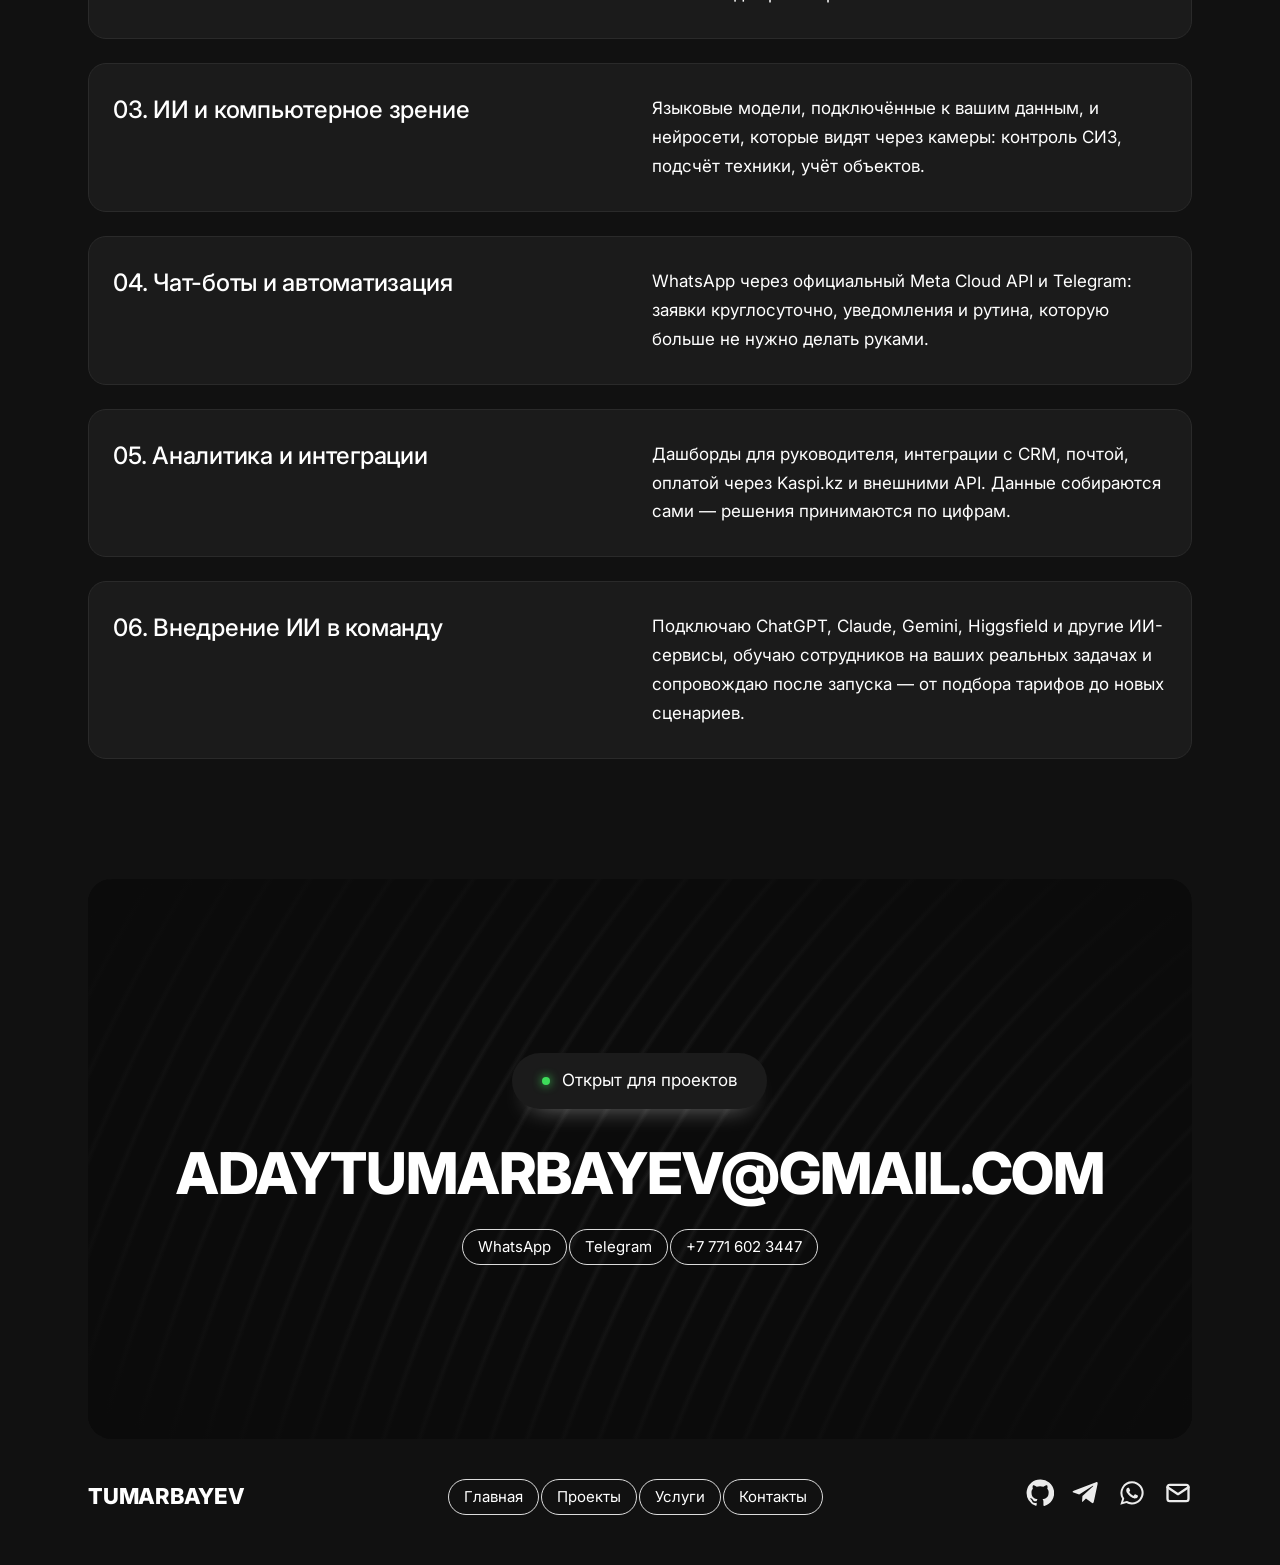
<file: me.html>
<!doctype html>
<html lang="ru">
<head>
<meta charset="utf-8">
<meta name="viewport" content="width=device-width, initial-scale=1">
<link rel="icon" href="favicon.svg" type="image/svg+xml">
<link rel="icon" href="favicon-32.png" type="image/png" sizes="32x32">
<link rel="apple-touch-icon" href="apple-touch-icon.png">
<title>Адай Тумарбаев — Full-stack разработчик, Астана</title>
<meta name="description" content="Full-stack разработчик из Астаны: веб-платформы, мобильные приложения для Android и iOS, ИИ, чат-боты и автоматизация — от архитектуры до поддержки.">
<meta name="robots" content="index, follow">
<meta name="author" content="Адай Тумарбаев">
<link rel="canonical" href="https://tumarbayev.vercel.app/me">
<meta property="og:type" content="website">
<meta property="og:locale" content="ru_RU">
<meta property="og:site_name" content="Адай Тумарбаев">
<meta property="og:url" content="https://tumarbayev.vercel.app/me">
<meta property="og:title" content="Адай Тумарбаев — Full-stack разработчик">
<meta property="og:description" content="Веб-платформы, мобильные приложения, ИИ и автоматизация — от архитектуры до поддержки. Астана, Казахстан.">
<meta property="og:image" content="https://tumarbayev.vercel.app/og-image.png">
<meta property="og:image:width" content="1200">
<meta property="og:image:height" content="630">
<meta name="twitter:card" content="summary_large_image">
<meta name="twitter:title" content="Адай Тумарбаев — Full-stack разработчик">
<meta name="twitter:description" content="Веб-платформы, мобильные приложения, ИИ и автоматизация — от архитектуры до поддержки. Астана, Казахстан.">
<meta name="twitter:image" content="https://tumarbayev.vercel.app/og-image.png">
<meta name="theme-color" content="#0a0d14">
<script type="application/ld+json">
{
 "@context": "https://schema.org",
 "@graph": [
  {
   "@type": "Person",
   "@id": "https://tumarbayev.vercel.app/#person",
   "name": "Адай Тумарбаев",
   "alternateName": "Aday Tumarbayev",
   "jobTitle": "Full-stack разработчик",
   "url": "https://tumarbayev.vercel.app/",
   "email": "mailto:adaytumarbayev@gmail.com",
   "telephone": "+77716023447",
   "address": {
    "@type": "PostalAddress",
    "addressLocality": "Астана",
    "addressCountry": "KZ"
   },
   "alumniOf": {
    "@type": "CollegeOrUniversity",
    "name": "Astana IT University"
   },
   "knowsAbout": [
    "Разработка сайтов",
    "Мобильные приложения",
    "Чат-боты WhatsApp",
    "Telegram-боты",
    "Автоматизация бизнеса",
    "Интеграция ИИ",
    "SEO",
    "Kaspi.kz"
   ],
   "sameAs": [
    "https://t.me/aday_space",
    "https://github.com/hanikon"
   ]
  }
 ]
}
</script>
<link rel="preconnect" href="https://fonts.googleapis.com">
<link rel="preconnect" href="https://fonts.gstatic.com" crossorigin>
<link rel="preload" as="style" href="https://fonts.googleapis.com/css2?family=Inter:wght@400;500;600;700;800&display=swap" onload="this.onload=null;this.rel='stylesheet'">
<noscript><link rel="stylesheet" href="https://fonts.googleapis.com/css2?family=Inter:wght@400;500;600;700;800&display=swap"></noscript>
<style>
:root{
  color-scheme:dark;
  --bg:#111111;
  --panel:#1b1b1b;
  --panel-hi:#222222;
  --ink:#ffffff;
  --ink-soft:#a3a3a3;
  --line:#2a2a2a;
  --pill:#ffffff;
  --live:#3ddc5a;
  --wrap:1136px;
}
*{box-sizing:border-box}
html{scroll-behavior:smooth;scroll-padding-top:110px}
body{
  margin:0;background:var(--bg);color:var(--ink);
  font-family:Inter,system-ui,-apple-system,"Segoe UI",sans-serif;
  font-size:17px;line-height:1.6;-webkit-font-smoothing:antialiased;
  overflow-x:hidden;
}
a{color:inherit;text-decoration:none}
h1,h2,h3,p{margin:0}
.wrap{width:100%;max-width:var(--wrap);margin:0 auto;padding:0 16px}

/* nav */
.nav{position:sticky;top:16px;z-index:50;padding:0 16px}
.nav__in{
  max-width:calc(var(--wrap) + 80px);margin:0 auto;
  display:flex;align-items:center;justify-content:space-between;gap:16px;
  background:rgba(27,27,27,.86);backdrop-filter:blur(14px);
  border:1px solid var(--line);border-radius:999px;padding:12px 14px 12px 30px;
}
.logo{font-weight:800;font-size:22px;letter-spacing:-.01em}
.pills{display:flex;gap:2px;flex-wrap:wrap}
.pill{
  display:inline-flex;align-items:center;gap:8px;
  border:1px solid rgba(255,255,255,.85);border-radius:999px;
  padding:7px 15px;font-size:15px;line-height:1.3;white-space:nowrap;
  transition:background .18s ease,color .18s ease;
}
a.pill:hover{background:var(--pill);color:#111}

/* hero */
.hero{padding:72px 0 40px;text-align:center}
.photo{
  width:min(360px,72vw);aspect-ratio:1;margin:0 auto;border-radius:14px;
  background:
    radial-gradient(120% 90% at 50% 18%, #6a6a6a 0%, #3a3a3a 45%, #222 100%);
  display:grid;place-items:center;position:relative;overflow:hidden;
  filter:grayscale(1);
}
.photo img{width:100%;height:100%;object-fit:cover;display:block}
.photo span{font-size:clamp(70px,14vw,140px);font-weight:800;color:rgba(255,255,255,.18);letter-spacing:-.04em}
.name{
  position:relative;margin-top:calc(-1 * clamp(28px,5.2vw,74px));
  font-size:clamp(28px,8.3vw,108px);font-weight:800;line-height:.95;
  letter-spacing:-.03em;text-transform:uppercase;white-space:nowrap;
}
.status{
  display:inline-flex;align-items:center;gap:12px;margin-top:34px;
  background:var(--panel);border-radius:999px;padding:14px 30px;font-size:17px;
  box-shadow:0 14px 26px -18px rgba(255,255,255,.55);
}
.dot{width:8px;height:8px;border-radius:50%;background:var(--live);box-shadow:0 0 10px var(--live);animation:pulse 2s ease-in-out infinite}
@keyframes pulse{50%{opacity:.45}}
.bio{max-width:600px;margin:30px auto 0;font-size:18px;line-height:1.65;text-wrap:balance}
.more{
  display:inline-flex;align-items:center;gap:10px;margin-top:28px;font-weight:500;font-size:18px;
}
.more u{text-decoration:none;border-bottom:1px solid currentColor;padding-bottom:1px}
.more svg{transition:transform .18s ease}
.more:hover svg{transform:translateX(4px)}

/* blocks */
.block{
  margin-top:90px;padding-top:40px;
  border-top:1px solid var(--line);border-radius:40px 40px 0 0;
}
.block__head{display:flex;align-items:center;justify-content:space-between;gap:16px;margin-bottom:40px;flex-wrap:wrap}
.tag{display:inline-block;background:var(--panel);border-radius:999px;padding:12px 30px;font-size:17px}

/* stats */
.stats{display:flex;justify-content:space-between;align-items:flex-start;gap:24px;flex-wrap:wrap}
.stats__list{display:flex;gap:clamp(24px,5vw,56px);flex-wrap:wrap;margin-left:auto}
.stat{text-align:center;min-width:120px}
.stat b{display:block;white-space:nowrap;font-size:clamp(48px,6vw,76px);font-weight:700;line-height:1;letter-spacing:-.03em}
.stat span{display:block;margin-top:14px;font-size:17px}

/* projects */
.projects{display:grid;gap:24px}
.proj{background:var(--panel);border-radius:18px;overflow:hidden;display:block;transition:transform .25s ease}
.proj:hover{transform:translateY(-4px)}
.proj__cover{
  aspect-ratio:1136/600;display:grid;place-items:center;position:relative;overflow:hidden;
  border-radius:18px;padding:24px;text-align:center;
}
.proj__cover strong{
  position:relative;font-size:clamp(30px,6.4vw,84px);font-weight:800;line-height:1;letter-spacing:-.035em;
}
.proj__cover small{position:relative;display:block;margin-top:14px;font-size:clamp(14px,1.6vw,19px);font-weight:500;opacity:.85}
.c1{background:radial-gradient(90% 120% at 15% 10%,#3f7bff 0%,#1d3fb5 45%,#0b1a55 100%)}
.c2{background:radial-gradient(90% 120% at 85% 15%,#1fd17a 0%,#0f8a52 45%,#063a24 100%)}
.c3{background:linear-gradient(140deg,#000 0%,#000 30%,#2b2b2b 100%)}
.c3::before{content:"";position:absolute;inset:0;background:radial-gradient(60% 50% at 50% 0%,rgba(255,255,255,.28),transparent 70%)}
.c4{background:linear-gradient(180deg,#ffb020 0%,#f26a10 55%,#a83405 100%)}
.c4::before{content:"";position:absolute;inset:0;background:repeating-linear-gradient(135deg,rgba(0,0,0,.14) 0 22px,transparent 22px 44px);mask:linear-gradient(transparent 55%,#000)}
.c1::after,.c2::after{
  content:"";position:absolute;inset:0;
  background-image:radial-gradient(rgba(255,255,255,.16) 1px,transparent 1.4px);background-size:14px 14px;
  mask:linear-gradient(120deg,#000,transparent 70%);
}
.proj__meta{display:flex;align-items:flex-end;justify-content:space-between;gap:16px;padding:22px 24px 24px}
.proj__meta h3{font-size:24px;font-weight:500;letter-spacing:-.01em;margin-bottom:12px;text-transform:uppercase}
.proj__tags{display:flex;gap:2px;flex-wrap:wrap}
.arrow{
  flex:none;width:56px;height:40px;border:1px solid #fff;border-radius:999px;display:grid;place-items:center;
  transition:background .18s ease,color .18s ease;
}
.proj:hover .arrow{background:#fff;color:#111}

/* services */
.services{display:grid;gap:24px}
.svc{
  background:var(--panel);border:1px solid var(--line);border-radius:18px;
  padding:30px 24px;display:grid;grid-template-columns:1fr 1fr;gap:24px;
  transition:background .2s ease;
}
.svc:hover{background:var(--panel-hi)}
.svc h3{font-size:24px;font-weight:500;letter-spacing:-.01em;line-height:1.3}
.svc p{font-size:17px;line-height:1.7}

/* contact */
.contact{
  margin-top:120px;border-radius:24px;overflow:hidden;position:relative;
  min-height:560px;display:grid;place-items:center;text-align:center;padding:60px 16px;
  background:#0b0b0b;
}
.contact::before{
  content:"";position:absolute;inset:-40%;
  background:repeating-radial-gradient(circle at 120% 130%,#0b0b0b 0 26px,#1c1c1c 30px,#0b0b0b 34px);
  opacity:.9;
}
.contact::after{content:"";position:absolute;inset:0;background:radial-gradient(70% 70% at 50% 50%,transparent,#0b0b0b 95%)}
.contact > div{position:relative;z-index:1}
.mail{
  display:block;margin-top:34px;font-size:clamp(19px,4.5vw,64px);font-weight:800;white-space:nowrap;
  letter-spacing:-.02em;text-transform:uppercase;line-height:1.05;overflow-wrap:anywhere;
  transition:opacity .2s ease;
}
.mail:hover{opacity:.75}
.contact__alt{margin-top:26px;display:flex;justify-content:center;gap:2px;flex-wrap:wrap}

/* footer */
.foot{padding:40px 0 50px}
.foot__in{
  display:flex;align-items:center;justify-content:space-between;gap:20px;flex-wrap:wrap;
}
.icons{display:flex;gap:18px}
.icons a{opacity:.92;transition:opacity .18s ease}
.icons a:hover{opacity:.6}

@media (max-width:760px){
  .nav__in{padding:10px 10px 10px 20px}
  .nav .pills{display:none}
  .hero{padding-top:48px}
  .block{margin-top:64px;border-radius:28px 28px 0 0}
  .stats__list{margin-left:0;width:100%;justify-content:space-between}
  .stat{min-width:0;flex:1}
  .stat b{font-size:clamp(26px,8vw,36px)}
  .stats__list{gap:14px}
  .stat span{font-size:13.5px;line-height:1.35}
  .svc{grid-template-columns:1fr;gap:12px;padding:24px 20px}
  .svc h3{font-size:21px}
  .proj__meta{padding:18px 18px 20px}
  .proj__meta h3{font-size:19px}
  .pill{font-size:13.5px;padding:6px 12px}
  .contact{min-height:420px;margin-top:80px}
  .foot__in{flex-direction:column;align-items:flex-start}
}
@media (prefers-reduced-motion:reduce){
  html{scroll-behavior:auto}
  *{transition:none !important;animation:none !important}
}
</style>
</head>
<body data-contact="main">

<header class="nav">
  <div class="nav__in">
    <a class="logo" href="#top">TUMARBAYEV</a>
    <nav class="pills">
      <a class="pill" href="#top">Главная</a>
      <a class="pill" href="#projects">Проекты</a>
      <a class="pill" href="#services">Услуги</a>
      <a class="pill" href="#contact">Контакты</a>
    </nav>
  </div>
</header>

<main id="top" class="wrap">

  <section class="hero">
    <div class="photo" aria-label="Фото">
      <!-- Замените на своё фото: <img src="photo.jpg" alt="Адай Тумарбаев"> -->
      <span>АТ</span>
    </div>
    <h1 class="name">Aday Tumarbayev</h1>
    <div class="status"><i class="dot"></i>Открыт для проектов</div>
    <p class="bio">
      Full-stack разработчик из Астаны, в IT более 5 лет. Делаю веб-платформы, мобильные приложения,
      ИИ-интеграции и автоматизацию — от архитектуры до поддержки. Не просто пишу код — делаю так,
      чтобы продукт работал на бизнес.
    </p>
    <a class="more" href="classic#about"><u>Подробнее обо мне</u>
      <svg width="20" height="20" viewBox="0 0 24 24" fill="none" stroke="currentColor" stroke-width="2" stroke-linecap="round" stroke-linejoin="round" aria-hidden="true"><path d="M5 12h14M13 6l6 6-6 6"/></svg>
    </a>
  </section>

  <section class="block">
    <div class="stats">
      <span class="tag">В цифрах</span>
      <div class="stats__list">
        <div class="stat"><b>5+</b><span>лет в IT</span></div>
        <div class="stat"><b>200+</b><span>сотрудников на моей платформе</span></div>
        <div class="stat"><b>2 млн+</b><span>пользователей в КЗ и СНГ</span></div>
      </div>
    </div>
  </section>

  <section class="block" id="projects">
    <div class="block__head">
      <span class="tag">Избранные проекты</span>
      <a class="more" style="margin-top:0" href="./#work"><u>Все работы</u>
        <svg width="20" height="20" viewBox="0 0 24 24" fill="none" stroke="currentColor" stroke-width="2" stroke-linecap="round" stroke-linejoin="round" aria-hidden="true"><path d="M5 12h14M13 6l6 6-6 6"/></svg>
      </a>
    </div>

    <div class="projects">
      <a class="proj" href="./#work">
        <div class="proj__cover c1"><div><strong>Платформа стандартов</strong><small>200+ сотрудников · ежедневно</small></div></div>
        <div class="proj__meta">
          <div>
            <h3>Инженерная компания, Астана</h3>
            <div class="proj__tags"><span class="pill">Веб-платформа</span><span class="pill">Аналитика</span><span class="pill">Весь цикл</span></div>
          </div>
          <span class="arrow" aria-hidden="true"><svg width="20" height="20" viewBox="0 0 24 24" fill="none" stroke="currentColor" stroke-width="2" stroke-linecap="round" stroke-linejoin="round"><path d="M5 12h14M13 6l6 6-6 6"/></svg></span>
        </div>
      </a>

      <a class="proj" href="./#work">
        <div class="proj__cover c2"><div><strong>Лояльность и CRM</strong><small>1000+ бизнесов · Казахстан и СНГ</small></div></div>
        <div class="proj__meta">
          <div>
            <h3>Платформа лояльности</h3>
            <div class="proj__tags"><span class="pill">Веб</span><span class="pill">Android и iOS</span><span class="pill">WhatsApp API</span></div>
          </div>
          <span class="arrow" aria-hidden="true"><svg width="20" height="20" viewBox="0 0 24 24" fill="none" stroke="currentColor" stroke-width="2" stroke-linecap="round" stroke-linejoin="round"><path d="M5 12h14M13 6l6 6-6 6"/></svg></span>
        </div>
      </a>

      <a class="proj" href="proektirovanie">
        <div class="proj__cover c4"><div><strong>Проектирование в цифрах</strong><small>Аналитика · дедлайны · ИИ по АГСК</small></div></div>
        <div class="proj__meta">
          <div>
            <h3>Для проектных и строительных компаний</h3>
            <div class="proj__tags"><span class="pill">Цифровизация</span><span class="pill">Дашборды</span><span class="pill">ИИ по АГСК</span></div>
          </div>
          <span class="arrow" aria-hidden="true"><svg width="20" height="20" viewBox="0 0 24 24" fill="none" stroke="currentColor" stroke-width="2" stroke-linecap="round" stroke-linejoin="round"><path d="M5 12h14M13 6l6 6-6 6"/></svg></span>
        </div>
      </a>

      <a class="proj" href="./#work">
        <div class="proj__cover c3"><div><strong>Боты 24/7</strong><small>WhatsApp · Telegram</small></div></div>
        <div class="proj__meta">
          <div>
            <h3>Чат-боты и автоматизация</h3>
            <div class="proj__tags"><span class="pill">Meta Cloud API</span><span class="pill">Telegram Bot API</span><span class="pill">LLM</span></div>
          </div>
          <span class="arrow" aria-hidden="true"><svg width="20" height="20" viewBox="0 0 24 24" fill="none" stroke="currentColor" stroke-width="2" stroke-linecap="round" stroke-linejoin="round"><path d="M5 12h14M13 6l6 6-6 6"/></svg></span>
        </div>
      </a>
    </div>
  </section>

  <section class="block" id="services">
    <div class="block__head"><span class="tag">Услуги</span></div>
    <div class="services">
      <div class="svc"><h3>01. Веб-платформы и сайты</h3><p>От лендинга до корпоративной системы, которой каждый день пользуются сотни сотрудников. Архитектура, бэкенд, фронтенд и запуск — одним подрядчиком.</p></div>
      <div class="svc"><h3>02. Мобильные приложения</h3><p>Android и iOS из одной кодовой базы. Подключение к существующему бэкенду и быстрая работа даже на слабых телефонах. Плюс 3D-съёмка квартиры на iPhone с прогулкой по ней — для риэлторов и химчисток.</p></div>
      <div class="svc"><h3>03. ИИ и компьютерное зрение</h3><p>Языковые модели, подключённые к вашим данным, и нейросети, которые видят через камеры: контроль СИЗ, подсчёт техники, учёт объектов.</p></div>
      <div class="svc"><h3>04. Чат-боты и автоматизация</h3><p>WhatsApp через официальный Meta Cloud API и Telegram: заявки круглосуточно, уведомления и рутина, которую больше не нужно делать руками.</p></div>
      <div class="svc"><h3>05. Аналитика и интеграции</h3><p>Дашборды для руководителя, интеграции с CRM, почтой, оплатой через Kaspi.kz и внешними API. Данные собираются сами — решения принимаются по цифрам.</p></div>
      <div class="svc"><h3>06. Внедрение ИИ в команду</h3><p>Подключаю ChatGPT, Claude, Gemini, Higgsfield и другие ИИ-сервисы, обучаю сотрудников на ваших реальных задачах и сопровождаю после запуска — от подбора тарифов до новых сценариев.</p></div>
    </div>
  </section>

  <section class="contact" id="contact">
    <div>
      <div class="status" style="margin-top:0"><i class="dot"></i>Открыт для проектов</div>
      <a class="mail" href="mailto:adaytumarbayev@gmail.com">adaytumarbayev@gmail.com</a>
      <div class="contact__alt">
        <a class="pill" href="https://wa.me/77716023447">WhatsApp</a>
        <a class="pill" href="https://t.me/aday_space">Telegram</a>
        <a class="pill" href="tel:+77716023447">+7 771 602 3447</a>
      </div>
    </div>
  </section>

</main>

<footer class="foot">
  <div class="wrap">
    <div class="foot__in">
      <a class="logo" href="#top">TUMARBAYEV</a>
      <nav class="pills">
        <a class="pill" href="#top">Главная</a>
        <a class="pill" href="#projects">Проекты</a>
        <a class="pill" href="#services">Услуги</a>
        <a class="pill" href="#contact">Контакты</a>
      </nav>
      <div class="icons">
        <a href="https://github.com/hanikon" aria-label="GitHub"><svg width="28" height="28" viewBox="0 0 24 24" fill="currentColor"><path d="M12 .5a11.5 11.5 0 0 0-3.64 22.41c.58.1.79-.25.79-.56v-2c-3.2.7-3.88-1.37-3.88-1.37-.52-1.33-1.28-1.69-1.28-1.69-1.05-.71.08-.7.08-.7 1.16.08 1.77 1.2 1.77 1.2 1.03 1.77 2.71 1.26 3.37.96.1-.75.4-1.26.73-1.55-2.55-.29-5.24-1.28-5.24-5.69 0-1.26.45-2.29 1.19-3.09-.12-.29-.52-1.46.11-3.05 0 0 .97-.31 3.17 1.18a11 11 0 0 1 5.77 0c2.2-1.49 3.17-1.18 3.17-1.18.63 1.59.23 2.76.11 3.05.74.8 1.19 1.83 1.19 3.09 0 4.42-2.7 5.39-5.26 5.68.41.36.78 1.06.78 2.14v3.17c0 .31.21.67.8.56A11.5 11.5 0 0 0 12 .5Z"/></svg></a>
        <a href="https://t.me/aday_space" aria-label="Telegram"><svg width="28" height="28" viewBox="0 0 24 24" fill="currentColor"><path d="M21.94 4.3 18.7 19.6c-.24 1.08-.88 1.35-1.79.84l-4.94-3.64-2.38 2.3c-.26.26-.49.48-1 .48l.36-5.04 9.17-8.28c.4-.36-.09-.55-.62-.2L6.17 13.2 1.29 11.67c-1.06-.33-1.08-1.06.22-1.57L20.6 2.74c.88-.33 1.65.2 1.34 1.56Z"/></svg></a>
        <a href="https://wa.me/77716023447" aria-label="WhatsApp"><svg width="28" height="28" viewBox="0 0 24 24" fill="currentColor"><path d="M12.04 2a9.9 9.9 0 0 0-8.5 14.98L2 22l5.16-1.5A9.9 9.9 0 1 0 12.04 2Zm0 18.1c-1.5 0-2.96-.4-4.24-1.16l-.3-.18-3.06.89.9-2.98-.2-.31a8.2 8.2 0 1 1 6.9 3.74Zm4.5-6.14c-.25-.12-1.46-.72-1.69-.8-.23-.08-.39-.12-.55.12-.17.25-.64.8-.78.97-.14.16-.29.18-.53.06a6.7 6.7 0 0 1-3.34-2.92c-.25-.43.25-.4.72-1.33.08-.16.04-.3-.02-.43l-.75-1.8c-.2-.48-.4-.41-.55-.42h-.47a.9.9 0 0 0-.65.3 2.74 2.74 0 0 0-.86 2.04c0 1.2.88 2.37 1 2.53.12.17 1.73 2.64 4.2 3.7 1.56.67 2.17.73 2.95.62.48-.07 1.46-.6 1.67-1.18.2-.58.2-1.07.14-1.18-.06-.1-.22-.16-.47-.28Z"/></svg></a>
        <a href="mailto:adaytumarbayev@gmail.com" aria-label="Email"><svg width="28" height="28" viewBox="0 0 24 24" fill="none" stroke="currentColor" stroke-width="2" stroke-linecap="round" stroke-linejoin="round"><rect x="3" y="5" width="18" height="14" rx="2"/><path d="m3 7 9 6 9-6"/></svg></a>
      </div>
    </div>
  </div>
</footer>

<script src="contact.js"></script>
</body>
</html>
</file>
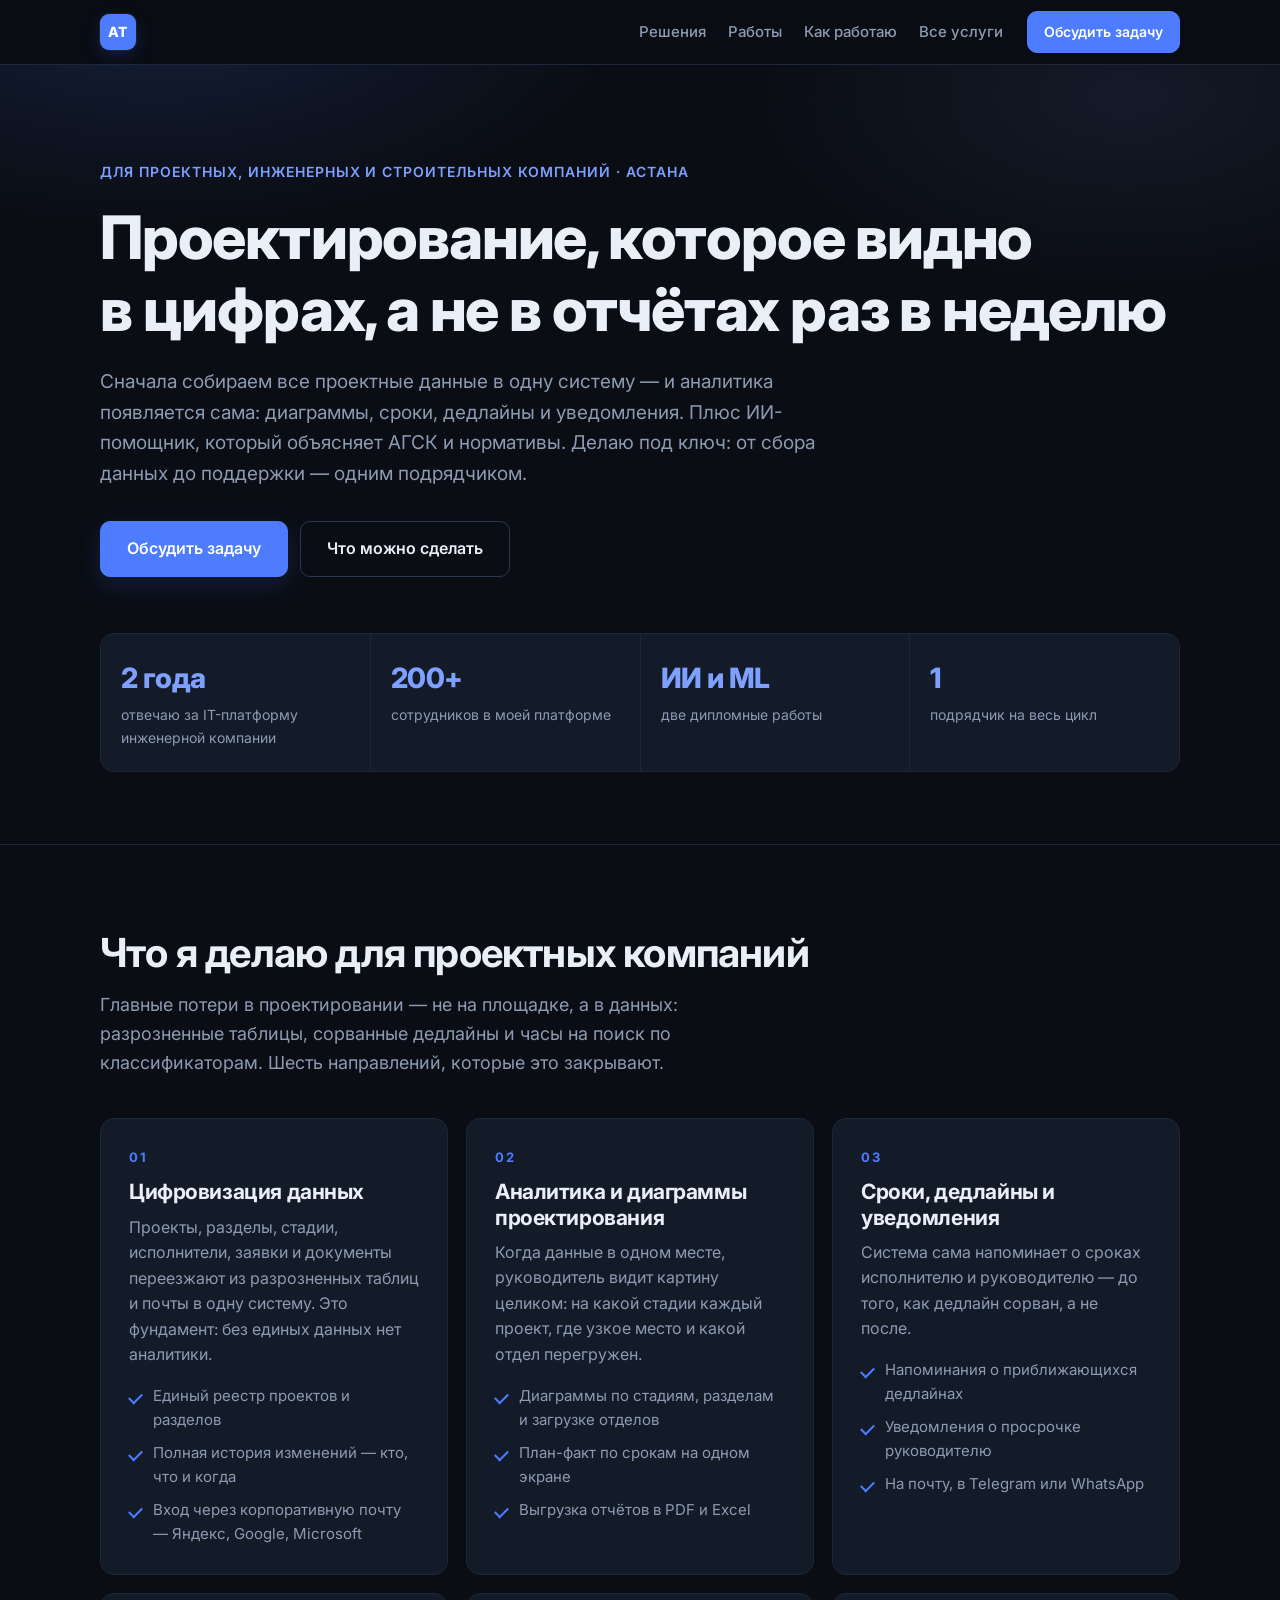
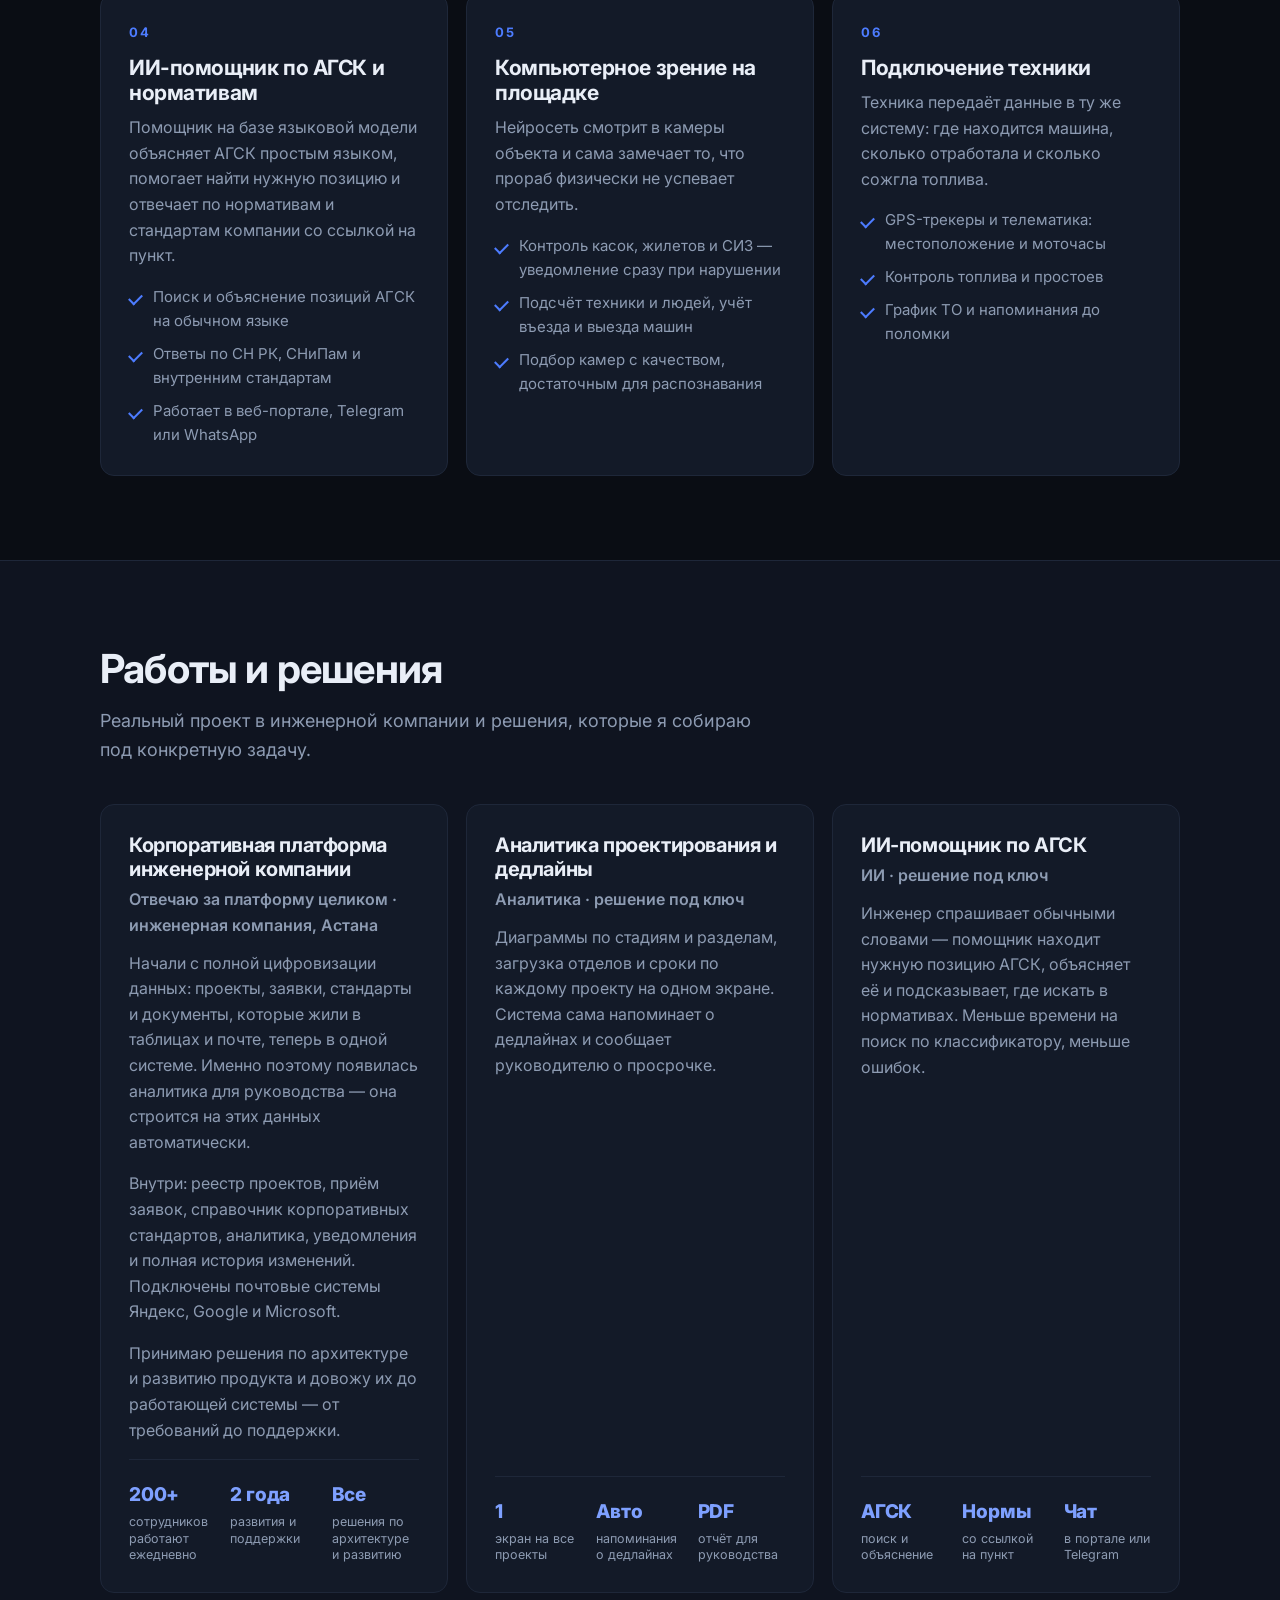
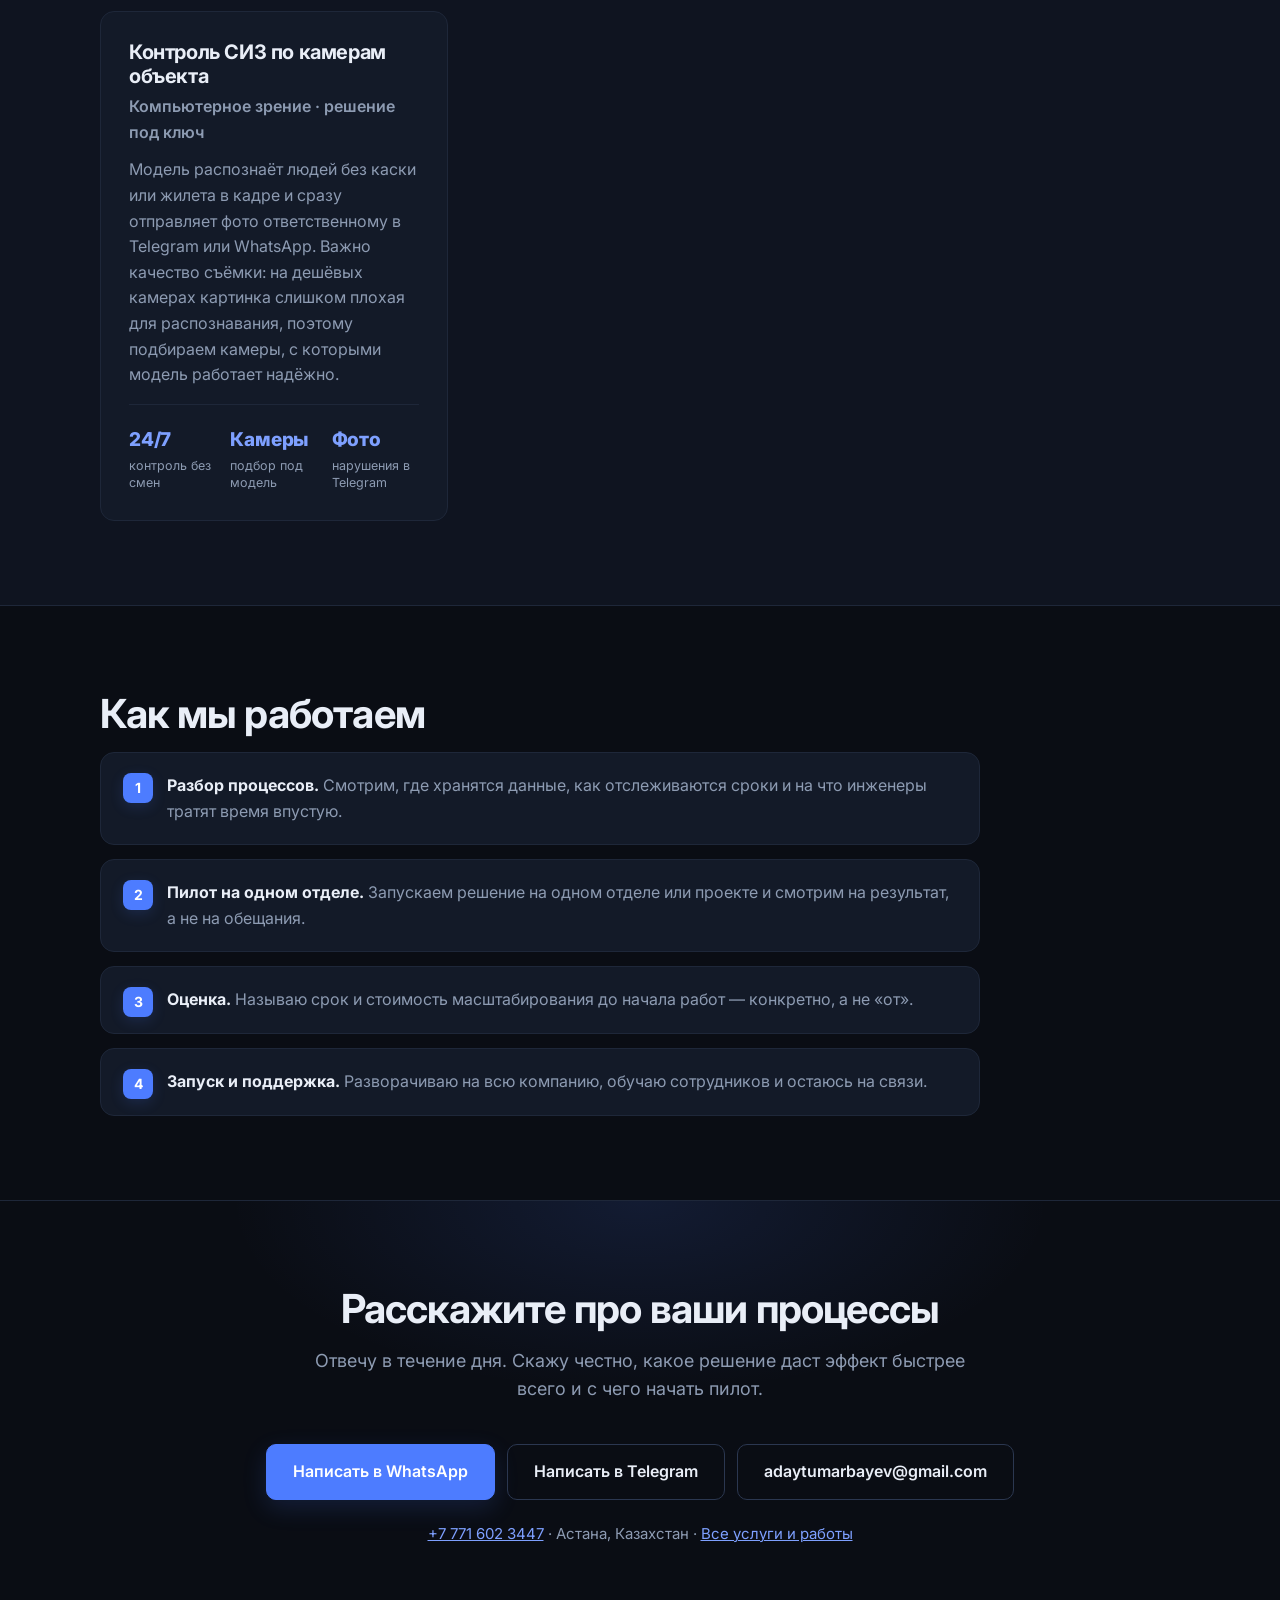
<file: proektirovanie.html>
<!doctype html>
<html lang="ru">
<head>
<meta charset="utf-8">
<meta name="viewport" content="width=device-width, initial-scale=1">
<link rel="icon" href="favicon.svg" type="image/svg+xml">
<link rel="icon" href="favicon-32.png" type="image/png" sizes="32x32">
<link rel="apple-touch-icon" href="apple-touch-icon.png">
<title>Цифровизация проектирования: аналитика, сроки, ИИ по АГСК — Астана</title>
<meta name="description" content="Цифровизация для проектных и строительных компаний Казахстана: единые данные, аналитика и диаграммы, контроль дедлайнов, ИИ-помощник по АГСК и нормативам.">
<meta name="robots" content="index, follow">
<meta name="author" content="Адай Тумарбаев">
<link rel="canonical" href="https://tumarbayev.vercel.app/proektirovanie">
<meta property="og:type" content="website">
<meta property="og:locale" content="ru_RU">
<meta property="og:site_name" content="Адай Тумарбаев">
<meta property="og:url" content="https://tumarbayev.vercel.app/proektirovanie">
<meta property="og:title" content="Цифровизация проектирования — Адай Тумарбаев">
<meta property="og:description" content="Единые данные, аналитика проектирования, сроки и уведомления, ИИ по АГСК. Под ключ, одним подрядчиком.">
<meta property="og:image" content="https://tumarbayev.vercel.app/og-image.png">
<meta property="og:image:width" content="1200">
<meta property="og:image:height" content="630">
<meta name="twitter:card" content="summary_large_image">
<meta name="twitter:title" content="Цифровизация проектирования — Адай Тумарбаев">
<meta name="twitter:description" content="Единые данные, аналитика проектирования, сроки и уведомления, ИИ по АГСК. Под ключ, одним подрядчиком.">
<meta name="twitter:image" content="https://tumarbayev.vercel.app/og-image.png">
<meta name="theme-color" content="#0a0d14">
<script type="application/ld+json">
{
 "@context": "https://schema.org",
 "@graph": [
  {
   "@type": "Person",
   "@id": "https://tumarbayev.vercel.app/#person",
   "name": "Адай Тумарбаев",
   "alternateName": "Aday Tumarbayev",
   "jobTitle": "Full-stack разработчик",
   "url": "https://tumarbayev.vercel.app/",
   "email": "mailto:adaytumarbayev@gmail.com",
   "telephone": "+77716023447",
   "address": {
    "@type": "PostalAddress",
    "addressLocality": "Астана",
    "addressCountry": "KZ"
   },
   "alumniOf": {
    "@type": "CollegeOrUniversity",
    "name": "Astana IT University"
   },
   "knowsAbout": [
    "Разработка сайтов",
    "Мобильные приложения",
    "Чат-боты WhatsApp",
    "Telegram-боты",
    "Автоматизация бизнеса",
    "Интеграция ИИ",
    "SEO",
    "Kaspi.kz"
   ],
   "sameAs": [
    "https://t.me/aday_space",
    "https://github.com/hanikon"
   ]
  },
  {
   "@type": "Service",
   "name": "Цифровизация проектирования и строительства",
   "provider": {
    "@id": "https://tumarbayev.vercel.app/#person"
   },
   "areaServed": {
    "@type": "Country",
    "name": "Казахстан"
   },
   "url": "https://tumarbayev.vercel.app/proektirovanie",
   "description": "Цифровизация проектных данных, аналитика и диаграммы проектирования, контроль сроков и уведомления, ИИ-помощник по АГСК и нормативам, компьютерное зрение на площадке."
  }
 ]
}
</script>
<link rel="preconnect" href="https://fonts.googleapis.com">
<link rel="preconnect" href="https://fonts.gstatic.com" crossorigin>
<link rel="preload" as="style" href="https://fonts.googleapis.com/css2?family=Inter:wght@400;500;600;700;800&display=swap" onload="this.onload=null;this.rel='stylesheet'">
<noscript><link rel="stylesheet" href="https://fonts.googleapis.com/css2?family=Inter:wght@400;500;600;700;800&display=swap"></noscript>
<link rel="stylesheet" href="styles.css">
</head>
<body data-contact="construction">

<header class="nav">
  <div class="wrap nav__in">
    <a class="nav__logo" href="index.html">АТ</a>
    <nav class="nav__links">
      <a href="#services">Решения</a>
      <a href="#work">Работы</a>
      <a href="#process">Как работаю</a>
      <a href="index.html">Все услуги</a>
    </nav>
    <a class="btn btn--sm" href="#contact">Обсудить задачу</a>
  </div>
</header>

<main id="top">

  <section class="hero">
    <div class="wrap">
      <p class="hero__eyebrow">Для проектных, инженерных и строительных компаний · Астана</p>
      <h1 class="hero__h1">Проектирование, которое видно<br>в цифрах, а не в отчётах раз в неделю</h1>
      <p class="hero__sub">
        Сначала собираем все проектные данные в одну систему — и аналитика появляется сама:
        диаграммы, сроки, дедлайны и уведомления. Плюс ИИ-помощник, который объясняет АГСК
        и нормативы. Делаю под ключ: от сбора данных до поддержки — одним подрядчиком.
      </p>
      <div class="hero__cta">
        <a class="btn" href="#contact">Обсудить задачу</a>
        <a class="btn btn--ghost" href="#services">Что можно сделать</a>
      </div>
      <ul class="facts">
        <li><strong>2 года</strong><span>отвечаю за IT-платформу инженерной компании</span></li>
        <li><strong>200+</strong><span>сотрудников в моей платформе</span></li>
        <li><strong>ИИ и ML</strong><span>две дипломные работы</span></li>
        <li><strong>1</strong><span>подрядчик на весь цикл</span></li>
      </ul>
    </div>
  </section>

  <section class="section" id="services">
    <div class="wrap">
      <h2 class="h2">Что я делаю для проектных компаний</h2>
      <p class="lead">Главные потери в проектировании — не на площадке, а в данных: разрозненные таблицы, сорванные дедлайны и часы на поиск по классификаторам. Шесть направлений, которые это закрывают.</p>

      <div class="cards">
        <article class="card">
          <div class="card__n">01</div>
          <h3>Цифровизация данных</h3>
          <p>Проекты, разделы, стадии, исполнители, заявки и документы переезжают из разрозненных таблиц и почты в одну систему. Это фундамент: без единых данных нет аналитики.</p>
          <ul class="ticks">
            <li>Единый реестр проектов и разделов</li>
            <li>Полная история изменений — кто, что и когда</li>
            <li>Вход через корпоративную почту — Яндекс, Google, Microsoft</li>
          </ul>
        </article>

        <article class="card">
          <div class="card__n">02</div>
          <h3>Аналитика и диаграммы проектирования</h3>
          <p>Когда данные в одном месте, руководитель видит картину целиком: на какой стадии каждый проект, где узкое место и какой отдел перегружен.</p>
          <ul class="ticks">
            <li>Диаграммы по стадиям, разделам и загрузке отделов</li>
            <li>План-факт по срокам на одном экране</li>
            <li>Выгрузка отчётов в PDF и Excel</li>
          </ul>
        </article>

        <article class="card">
          <div class="card__n">03</div>
          <h3>Сроки, дедлайны и уведомления</h3>
          <p>Система сама напоминает о сроках исполнителю и руководителю — до того, как дедлайн сорван, а не после.</p>
          <ul class="ticks">
            <li>Напоминания о приближающихся дедлайнах</li>
            <li>Уведомления о просрочке руководителю</li>
            <li>На почту, в Telegram или WhatsApp</li>
          </ul>
        </article>

        <article class="card">
          <div class="card__n">04</div>
          <h3>ИИ-помощник по АГСК и нормативам</h3>
          <p>Помощник на базе языковой модели объясняет АГСК простым языком, помогает найти нужную позицию и отвечает по нормативам и стандартам компании со ссылкой на пункт.</p>
          <ul class="ticks">
            <li>Поиск и объяснение позиций АГСК на обычном языке</li>
            <li>Ответы по СН РК, СНиПам и внутренним стандартам</li>
            <li>Работает в веб-портале, Telegram или WhatsApp</li>
          </ul>
        </article>

        <article class="card">
          <div class="card__n">05</div>
          <h3>Компьютерное зрение на площадке</h3>
          <p>Нейросеть смотрит в камеры объекта и сама замечает то, что прораб физически не успевает отследить.</p>
          <ul class="ticks">
            <li>Контроль касок, жилетов и СИЗ — уведомление сразу при нарушении</li>
            <li>Подсчёт техники и людей, учёт въезда и выезда машин</li>
            <li>Подбор камер с качеством, достаточным для распознавания</li>
          </ul>
        </article>

        <article class="card">
          <div class="card__n">06</div>
          <h3>Подключение техники</h3>
          <p>Техника передаёт данные в ту же систему: где находится машина, сколько отработала и сколько сожгла топлива.</p>
          <ul class="ticks">
            <li>GPS-трекеры и телематика: местоположение и моточасы</li>
            <li>Контроль топлива и простоев</li>
            <li>График ТО и напоминания до поломки</li>
          </ul>
        </article>
      </div>
    </div>
  </section>

  <section class="section section--alt" id="work">
    <div class="wrap">
      <h2 class="h2">Работы и решения</h2>
      <p class="lead">Реальный проект в инженерной компании и решения, которые я собираю под конкретную задачу.</p>

      <div class="work">

        <article class="proj">
          <h3>Корпоративная платформа инженерной компании</h3>
          <p class="proj__role">Отвечаю за платформу целиком · инженерная компания, Астана</p>
          <p>Начали с полной цифровизации данных: проекты, заявки, стандарты и документы, которые жили в таблицах и почте, теперь в одной системе. Именно поэтому появилась аналитика для руководства — она строится на этих данных автоматически.</p>
          <p>Внутри: реестр проектов, приём заявок, справочник корпоративных стандартов, аналитика, уведомления и полная история изменений. Подключены почтовые системы Яндекс, Google и Microsoft.</p>
          <p>Принимаю решения по архитектуре и развитию продукта и довожу их до работающей системы — от требований до поддержки.</p>
          <div class="metrics">
            <div><b>200+</b><span>сотрудников работают ежедневно</span></div>
            <div><b>2 года</b><span>развития и поддержки</span></div>
            <div><b>Все</b><span>решения по архитектуре и развитию</span></div>
          </div>
        </article>

        <article class="proj">
          <h3>Аналитика проектирования и дедлайны</h3>
          <p class="proj__role">Аналитика · решение под ключ</p>
          <p>Диаграммы по стадиям и разделам, загрузка отделов и сроки по каждому проекту на одном экране. Система сама напоминает о дедлайнах и сообщает руководителю о просрочке.</p>
          <div class="metrics">
            <div><b>1</b><span>экран на все проекты</span></div>
            <div><b>Авто</b><span>напоминания о дедлайнах</span></div>
            <div><b>PDF</b><span>отчёт для руководства</span></div>
          </div>
        </article>

        <article class="proj">
          <h3>ИИ-помощник по АГСК</h3>
          <p class="proj__role">ИИ · решение под ключ</p>
          <p>Инженер спрашивает обычными словами — помощник находит нужную позицию АГСК, объясняет её и подсказывает, где искать в нормативах. Меньше времени на поиск по классификатору, меньше ошибок.</p>
          <div class="metrics">
            <div><b>АГСК</b><span>поиск и объяснение</span></div>
            <div><b>Нормы</b><span>со ссылкой на пункт</span></div>
            <div><b>Чат</b><span>в портале или Telegram</span></div>
          </div>
        </article>

        <article class="proj">
          <h3>Контроль СИЗ по камерам объекта</h3>
          <p class="proj__role">Компьютерное зрение · решение под ключ</p>
          <p>Модель распознаёт людей без каски или жилета в кадре и сразу отправляет фото ответственному в Telegram или WhatsApp. Важно качество съёмки: на дешёвых камерах картинка слишком плохая для распознавания, поэтому подбираем камеры, с которыми модель работает надёжно.</p>
          <div class="metrics">
            <div><b>24/7</b><span>контроль без смен</span></div>
            <div><b>Камеры</b><span>подбор под модель</span></div>
            <div><b>Фото</b><span>нарушения в Telegram</span></div>
          </div>
        </article>

      </div>
    </div>
  </section>

  <section class="section" id="process">
    <div class="wrap">
      <h2 class="h2">Как мы работаем</h2>
      <ol class="steps">
        <li><b>Разбор процессов.</b> Смотрим, где хранятся данные, как отслеживаются сроки и на что инженеры тратят время впустую.</li>
        <li><b>Пилот на одном отделе.</b> Запускаем решение на одном отделе или проекте и смотрим на результат, а не на обещания.</li>
        <li><b>Оценка.</b> Называю срок и стоимость масштабирования до начала работ — конкретно, а не «от».</li>
        <li><b>Запуск и поддержка.</b> Разворачиваю на всю компанию, обучаю сотрудников и остаюсь на связи.</li>
      </ol>
    </div>
  </section>

  <section class="section cta" id="contact">
    <div class="wrap">
      <h2 class="h2">Расскажите про ваши процессы</h2>
      <p class="lead">Отвечу в течение дня. Скажу честно, какое решение даст эффект быстрее всего и с чего начать пилот.</p>
      <div class="contacts">
        <a class="btn" href="https://wa.me/77716023447">Написать в WhatsApp</a>
        <a class="btn btn--ghost" href="https://t.me/aday_space">Написать в Telegram</a>
        <a class="btn btn--ghost" href="mailto:adaytumarbayev@gmail.com">adaytumarbayev@gmail.com</a>
      </div>
      <p class="muted"><a href="tel:+77716023447">+7 771 602 3447</a> · Астана, Казахстан · <a href="index.html">Все услуги и работы</a></p>
    </div>
  </section>

</main>

<script src="contact.js"></script>
</body>
</html>
</file>
<file: styles.css>
:root{
  color-scheme: dark;

  --bg:#0a0d14;
  --bg-alt:#0f1420;
  --card:#131a28;
  --card-hi:#172033;

  --ink:#e9eef7;
  --ink-soft:#8d9bb2;

  --line:#1e2739;
  --line-hi:#2b3750;

  --accent:#4d7cff;
  --accent-soft:#7ea0ff;
  --accent-ink:#ffffff;
  --accent-glow:rgba(77,124,255,.16);

  --radius:14px;
  --wrap:1120px;
}

*{box-sizing:border-box}
html{scroll-behavior:smooth;scroll-padding-top:80px}
body{
  margin:0;
  background:var(--bg);
  color:var(--ink);
  font-family:Inter,system-ui,-apple-system,"Segoe UI",sans-serif;
  font-size:17px;
  line-height:1.6;
  -webkit-font-smoothing:antialiased;
  overflow-wrap:break-word;
}
h1,h2,h3,p,li,b,strong,span{overflow-wrap:anywhere}
a{color:inherit}
h1,h2,h3{line-height:1.2;letter-spacing:-.02em;margin:0}
p{margin:0 0 1rem}
ul,ol{margin:0;padding:0}
::selection{background:var(--accent);color:var(--accent-ink)}

.wrap{width:100%;max-width:var(--wrap);margin:0 auto;padding:0 20px}

/* nav */
.nav{
  position:sticky;top:0;z-index:50;
  background:rgba(10,13,20,.78);
  backdrop-filter:blur(14px);
  border-bottom:1px solid var(--line);
}
.nav__in{display:flex;align-items:center;gap:24px;height:64px}
.nav__logo{
  font-weight:800;letter-spacing:.04em;text-decoration:none;
  width:36px;height:36px;display:grid;place-items:center;
  background:var(--accent);color:var(--accent-ink);border-radius:9px;font-size:14px;
  box-shadow:0 0 0 1px rgba(255,255,255,.06), 0 6px 18px var(--accent-glow);
}
.nav__links{display:flex;gap:22px;margin-left:auto}
.nav__links a{text-decoration:none;color:var(--ink-soft);font-size:15px;font-weight:500;transition:color .15s ease}
.nav__links a:hover{color:var(--ink)}

/* buttons */
.btn{
  display:inline-block;padding:14px 26px;border-radius:10px;
  background:var(--accent);color:var(--accent-ink);
  text-decoration:none;font-weight:600;font-size:16px;
  border:1px solid var(--accent);
  box-shadow:0 8px 24px var(--accent-glow);
  transition:transform .16s ease, box-shadow .16s ease, background .16s ease;
}
.btn:hover{transform:translateY(-2px);background:#5d89ff;box-shadow:0 12px 30px rgba(77,124,255,.26)}
.btn--ghost{
  background:transparent;color:var(--ink);
  border-color:var(--line-hi);box-shadow:none;
}
.btn--ghost:hover{background:var(--card-hi);border-color:var(--accent);box-shadow:none}
.btn--sm{padding:9px 16px;font-size:14px;box-shadow:none}

/* glowing pill button with live dot */
@property --glow-a{syntax:"<angle>";initial-value:0deg;inherits:false}
.btn--glow,.btn--glow:hover{
  position:relative;display:inline-flex;align-items:center;justify-content:center;gap:11px;
  border-radius:999px;border:1.5px solid transparent;color:#fff;
  background:
    linear-gradient(180deg,#1a2233,#0e131e) padding-box,
    conic-gradient(from var(--glow-a),
      rgba(255,255,255,.10) 0deg,rgba(255,255,255,.95) 50deg,rgba(126,160,255,.9) 85deg,
      rgba(255,255,255,.10) 140deg,rgba(255,255,255,.10) 360deg) border-box;
  box-shadow:0 14px 28px -14px rgba(255,255,255,.55),0 0 26px -6px rgba(77,124,255,.45),inset 0 1px 0 rgba(255,255,255,.07);
  animation:glow-spin 3.2s linear infinite;
}
.btn--glow:hover{
  transform:translateY(-2px);
  box-shadow:0 18px 32px -14px rgba(255,255,255,.7),0 0 34px -4px rgba(77,124,255,.6),inset 0 1px 0 rgba(255,255,255,.1);
}
.btn--glow.btn--sm{padding:9px 18px}
@keyframes glow-spin{to{--glow-a:360deg}}
.live{
  flex:none;width:9px;height:9px;border-radius:50%;background:#34c759;
  box-shadow:0 0 8px 1px rgba(52,199,89,.9);animation:live 2s ease-out infinite;
}
@keyframes live{
  0%{box-shadow:0 0 0 0 rgba(52,199,89,.55),0 0 8px 1px rgba(52,199,89,.9)}
  70%{box-shadow:0 0 0 9px rgba(52,199,89,0),0 0 8px 1px rgba(52,199,89,.9)}
  100%{box-shadow:0 0 0 0 rgba(52,199,89,0),0 0 8px 1px rgba(52,199,89,.9)}
}

/* hero */
.hero{
  padding:96px 0 72px;
  background:
    radial-gradient(760px 360px at 12% -8%, rgba(77,124,255,.16), transparent 62%),
    radial-gradient(620px 320px at 88% 4%, rgba(126,160,255,.09), transparent 60%);
}
.hero__eyebrow{
  font-size:14px;font-weight:600;letter-spacing:.07em;text-transform:uppercase;
  color:var(--accent-soft);margin-bottom:18px;
}
.hero__h1{font-size:clamp(34px,5.4vw,60px);font-weight:800;margin-bottom:22px;text-wrap:balance}
.hero__sub{font-size:19px;color:var(--ink-soft);max-width:60ch;margin-bottom:32px}
.hero__cta{display:flex;gap:12px;flex-wrap:wrap;margin-bottom:56px}

.facts{
  display:grid;grid-template-columns:repeat(4,1fr);gap:1px;
  background:var(--line);border:1px solid var(--line);border-radius:var(--radius);overflow:hidden;
  list-style:none;
}
.facts li{background:var(--card);padding:22px 20px;display:flex;flex-direction:column;gap:4px;min-width:0}
.facts strong{font-size:28px;font-weight:800;letter-spacing:-.02em;color:var(--accent-soft)}
.facts span{font-size:14px;color:var(--ink-soft)}

/* sections */
.section{padding:84px 0;border-top:1px solid var(--line)}
.section--alt{background:var(--bg-alt)}
.h2{font-size:clamp(27px,3.4vw,40px);font-weight:700;margin-bottom:14px}
.lead{font-size:18px;color:var(--ink-soft);max-width:62ch;margin-bottom:40px}

/* service cards */
.cards{display:grid;grid-template-columns:repeat(auto-fit,minmax(310px,1fr));gap:18px}
.card{
  background:var(--card);border:1px solid var(--line);border-radius:var(--radius);
  padding:28px;min-width:0;
  transition:border-color .2s ease, transform .2s ease, background .2s ease;
}
.card:hover{border-color:var(--accent);transform:translateY(-3px);background:var(--card-hi)}
.card__n{font-size:13px;font-weight:700;color:var(--accent);letter-spacing:.12em;margin-bottom:12px}
.card h3{font-size:21px;margin-bottom:10px}
.card p{color:var(--ink-soft);font-size:16px}
.card p a{color:var(--accent-soft);text-underline-offset:3px}
.ticks{list-style:none;display:flex;flex-direction:column;gap:9px;margin-top:16px}
.ticks li{position:relative;padding-left:24px;font-size:15px;color:var(--ink-soft)}
.ticks li::before{
  content:"";position:absolute;left:0;top:9px;width:11px;height:6px;
  border-left:2px solid var(--accent);border-bottom:2px solid var(--accent);
  transform:rotate(-45deg);
}

/* filters */
.filters{display:flex;gap:9px;flex-wrap:wrap;margin-bottom:28px}
.chip{
  font:inherit;font-size:15px;font-weight:500;cursor:pointer;
  padding:9px 18px;border-radius:999px;
  background:var(--card);color:var(--ink-soft);
  border:1px solid var(--line);
  transition:all .16s ease;
}
.chip:hover{color:var(--ink);border-color:var(--line-hi)}
.chip.is-on{
  background:var(--accent);color:var(--accent-ink);border-color:var(--accent);
  box-shadow:0 6px 18px var(--accent-glow);
}

/* projects */
.work{display:grid;grid-template-columns:repeat(auto-fit,minmax(330px,1fr));gap:18px}
.proj{
  background:var(--card);border:1px solid var(--line);border-radius:var(--radius);
  padding:28px;display:flex;flex-direction:column;min-width:0;
  transition:border-color .2s ease, transform .2s ease;
}
.proj[hidden]{display:none}
.proj:hover{border-color:var(--line-hi);transform:translateY(-2px)}
.proj h3{font-size:20px;margin-bottom:6px}
.proj__role{font-size:14px;color:var(--accent-soft);font-weight:600;margin-bottom:12px}
.proj p{color:var(--ink-soft);font-size:16px}
.metrics{
  display:grid;grid-template-columns:repeat(auto-fit,minmax(86px,1fr));gap:14px;
  margin-top:auto;padding-top:20px;border-top:1px solid var(--line);
}
.metrics>div{min-width:0}
.metrics b{
  display:block;font-size:19px;font-weight:800;letter-spacing:-.01em;
  color:var(--accent-soft);overflow-wrap:anywhere;hyphens:auto;
}
.metrics span{font-size:12.5px;color:var(--ink-soft);line-height:1.35;display:block;margin-top:3px}
.empty{color:var(--ink-soft);padding:28px 0}

/* quotes */
.quotes{display:grid;grid-template-columns:repeat(auto-fit,minmax(300px,1fr));gap:18px}
.quote{
  margin:0;background:var(--card);border:1px solid var(--line);border-radius:var(--radius);
  padding:28px;display:flex;flex-direction:column;gap:18px;min-width:0;
}
.quote blockquote{margin:0;color:var(--ink);font-size:16px;line-height:1.6}
.quote blockquote::before{content:"\201C";display:block;font-size:44px;line-height:.6;color:var(--accent);margin-bottom:10px}
.quote figcaption{margin-top:auto;padding-top:16px;border-top:1px solid var(--line)}
.quote figcaption b{display:block;font-size:15px}
.quote figcaption span{font-size:13.5px;color:var(--ink-soft)}

/* faq */
.faq{display:grid;gap:12px;max-width:860px}
.faq__item{background:var(--card);border:1px solid var(--line);border-radius:var(--radius);transition:border-color .2s ease}
.faq__item[open]{border-color:var(--line-hi)}
.faq__item summary{
  list-style:none;cursor:pointer;padding:20px 56px 20px 22px;position:relative;
  font-weight:600;font-size:17px;color:var(--ink);
}
.faq__item summary::-webkit-details-marker{display:none}
.faq__item summary::after{
  content:"+";position:absolute;right:22px;top:50%;transform:translateY(-50%);
  font-size:24px;font-weight:400;color:var(--accent-soft);transition:transform .2s ease;
}
.faq__item[open] summary::after{transform:translateY(-50%) rotate(45deg)}
.faq__item p{margin:0;padding:0 22px 20px;color:var(--ink-soft);font-size:16px}

/* process */
.steps{list-style:none;counter-reset:s;display:grid;gap:14px;max-width:80ch}
.steps li{
  counter-increment:s;position:relative;padding:20px 20px 20px 66px;
  background:var(--card);border:1px solid var(--line);border-radius:var(--radius);
  color:var(--ink-soft);font-size:16px;
}
.steps li::before{
  content:counter(s);position:absolute;left:22px;top:20px;
  width:30px;height:30px;display:grid;place-items:center;
  background:var(--accent);color:var(--accent-ink);
  border-radius:8px;font-weight:700;font-size:14px;
  box-shadow:0 4px 14px var(--accent-glow);
}
.steps b{color:var(--ink)}

/* about */
.about{display:grid;grid-template-columns:1.25fr 1fr;gap:48px;align-items:start}
.about p{color:var(--ink-soft)}
.stack{background:var(--card);border:1px solid var(--line);border-radius:var(--radius);padding:26px}
.stack h3{font-size:17px;margin-bottom:16px}
.stack__row{font-size:15px;color:var(--ink-soft);margin-bottom:11px}
.stack__row b{display:block;color:var(--accent-soft);font-size:13px;font-weight:600;margin-bottom:1px}

/* cta */
.cta{
  text-align:center;
  background:
    radial-gradient(640px 300px at 50% 0%, rgba(77,124,255,.13), transparent 64%);
}
.cta .lead{margin-left:auto;margin-right:auto}
.contacts{display:flex;gap:12px;justify-content:center;flex-wrap:wrap;margin-bottom:22px}
.muted{color:var(--ink-soft);font-size:15px}
.muted a{color:var(--accent-soft)}

.foot{border-top:1px solid var(--line);padding:26px 0;color:var(--ink-soft);font-size:14px}
.foot--center{text-align:center}

@media (max-width:860px){
  .about{grid-template-columns:1fr;gap:32px}
  .facts{grid-template-columns:repeat(2,1fr)}
  .nav__links{display:none}
  .hero{padding:64px 0 52px}
  .section{padding:62px 0}
}
@media (max-width:460px){
  .facts{grid-template-columns:1fr}
  .metrics{grid-template-columns:1fr;gap:10px}
  .hero__cta .btn,.contacts .btn{width:100%;text-align:center}
}
@media (prefers-reduced-motion:reduce){
  html{scroll-behavior:auto}
  *{transition:none !important}
  .btn--glow,.live{animation:none}
}
</file>
